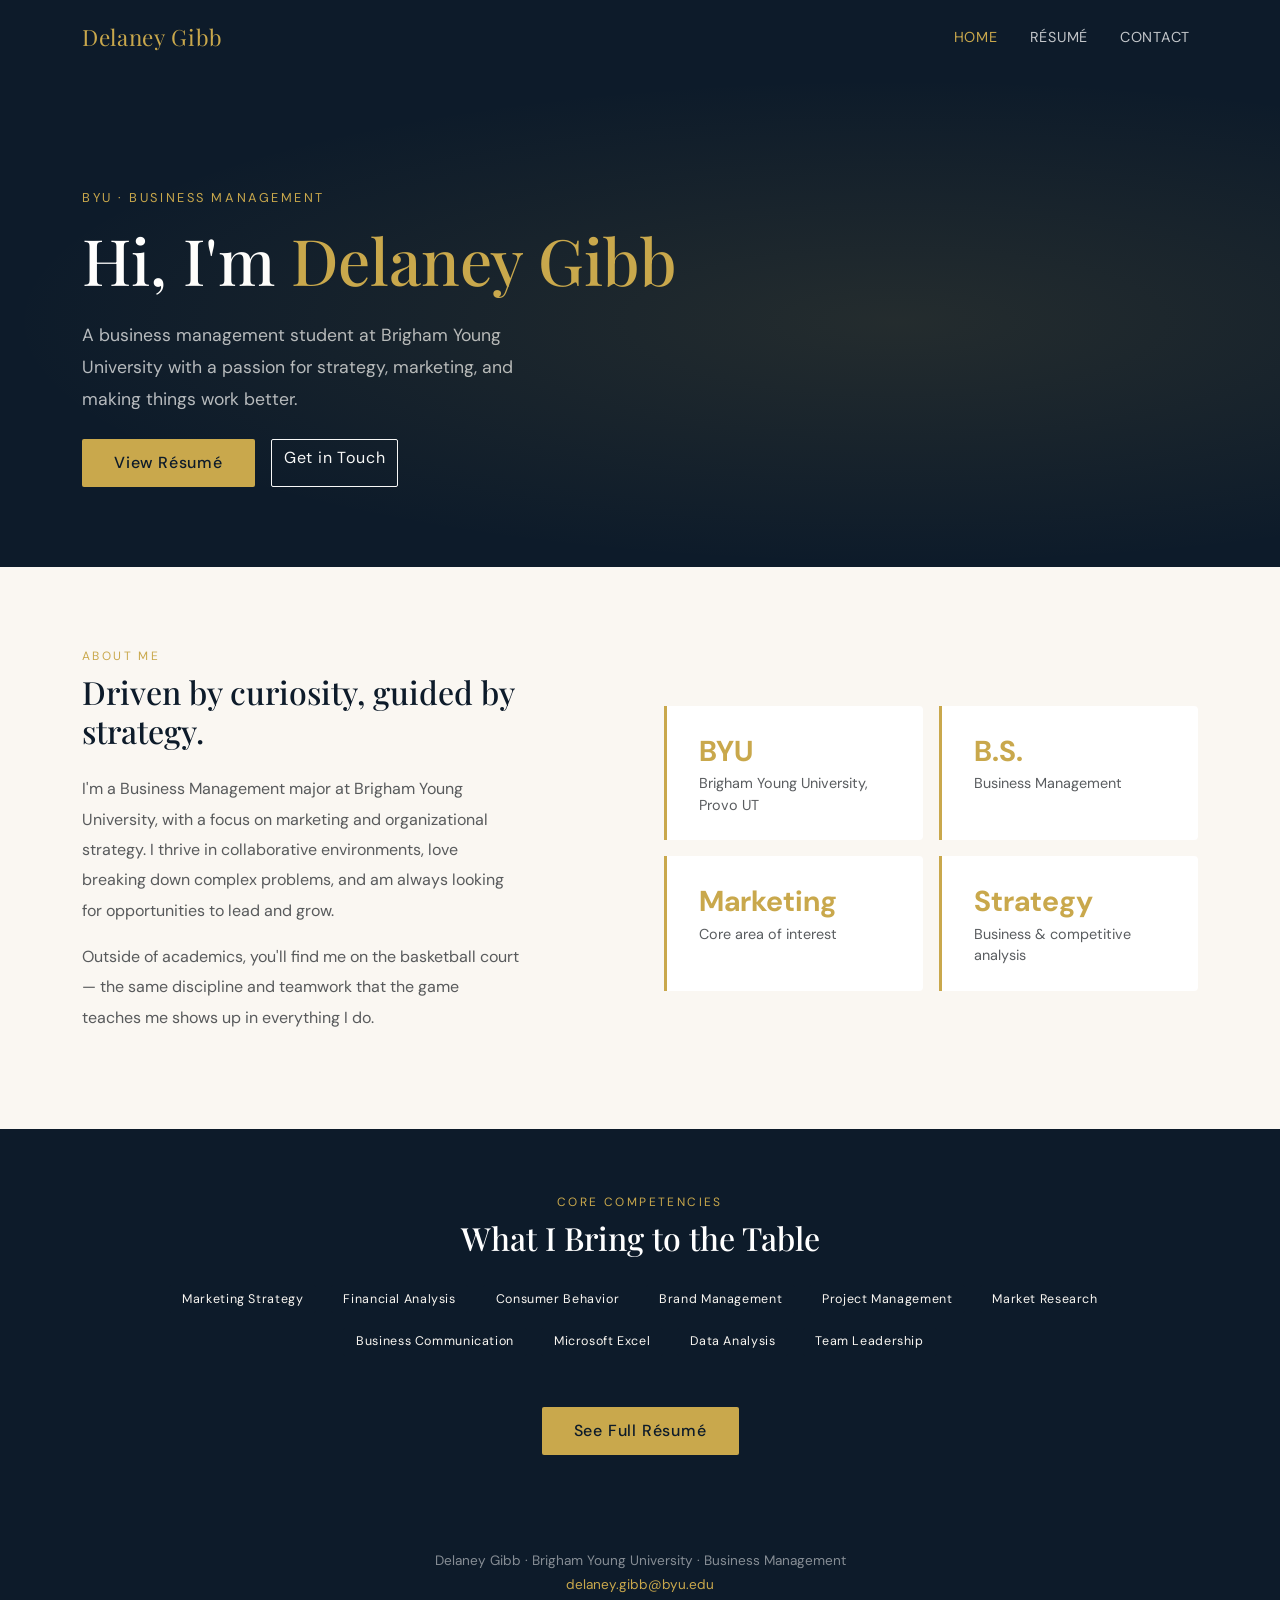
<file: index.html>
<!DOCTYPE html>
<html lang="en">
<head>
  <meta charset="UTF-8"/>
  <meta name="viewport" content="width=device-width, initial-scale=1.0"/>
  <title>Delaney Gibb | Business Management</title>
  <link href="https://cdn.jsdelivr.net/npm/bootstrap@5.3.2/dist/css/bootstrap.min.css" rel="stylesheet"/>
  <link href="https://fonts.googleapis.com/css2?family=Playfair+Display:wght@400;700&family=DM+Sans:wght@300;400;500&display=swap" rel="stylesheet"/>
  <style>
    :root { --navy: #0d1b2a; --gold: #c9a84c; --cream: #faf7f2; --muted: #6b7280; }
    * { box-sizing: border-box; }
    body { font-family: 'DM Sans', sans-serif; background: var(--cream); color: var(--navy); }
    .navbar { background: var(--navy); padding: 1rem 2rem; }
    .navbar-brand { font-family: 'Playfair Display', serif; color: var(--gold) !important; font-size: 1.4rem; letter-spacing: .03em; }
    .nav-link { color: rgba(255,255,255,.75) !important; font-size: .9rem; letter-spacing: .05em; text-transform: uppercase; transition: color .2s; }
    .nav-link:hover, .nav-link.active { color: var(--gold) !important; }
    .hero { background: var(--navy); color: white; padding: 7rem 0 5rem; position: relative; overflow: hidden; }
    .hero::before { content: ''; position: absolute; inset: 0; background: radial-gradient(ellipse at 70% 50%, rgba(201,168,76,.12) 0%, transparent 70%); }
    .hero-eyebrow { color: var(--gold); font-size: .8rem; letter-spacing: .2em; text-transform: uppercase; margin-bottom: 1rem; }
    .hero h1 { font-family: 'Playfair Display', serif; font-size: clamp(2.5rem, 5vw, 4rem); line-height: 1.15; margin-bottom: 1.5rem; }
    .hero h1 span { color: var(--gold); }
    .hero p { color: rgba(255,255,255,.7); font-size: 1.1rem; max-width: 480px; line-height: 1.8; }
    .btn-gold { background: var(--gold); color: var(--navy); font-weight: 500; padding: .75rem 2rem; border: none; border-radius: 2px; letter-spacing: .05em; transition: opacity .2s; }
    .btn-gold:hover { opacity: .85; color: var(--navy); }
    .btn-outline-light { border-radius: 2px; letter-spacing: .05em; }
    .section-label { color: var(--gold); font-size: .75rem; letter-spacing: .2em; text-transform: uppercase; margin-bottom: .5rem; }
    .section-title { font-family: 'Playfair Display', serif; font-size: 2rem; margin-bottom: 1.5rem; }
    .about-card { background: white; border-left: 3px solid var(--gold); padding: 1.5rem 2rem; border-radius: 0 4px 4px 0; }
    .skill-tag { display: inline-block; background: var(--navy); color: var(--cream); font-size: .78rem; padding: .3rem .8rem; border-radius: 2px; margin: .2rem; letter-spacing: .05em; }
    footer { background: var(--navy); color: rgba(255,255,255,.5); font-size: .85rem; padding: 2rem 0; }
    footer a { color: var(--gold); text-decoration: none; }
  </style>
</head>
<body>
<nav class="navbar navbar-expand-lg">
  <div class="container">
    <a class="navbar-brand" href="index.html">Delaney Gibb</a>
    <button class="navbar-toggler border-0" type="button" data-bs-toggle="collapse" data-bs-target="#nav">
      <span class="navbar-toggler-icon"></span>
    </button>
    <div class="collapse navbar-collapse" id="nav">
      <ul class="navbar-nav ms-auto gap-3">
        <li class="nav-item"><a class="nav-link active" href="index.html">Home</a></li>
        <li class="nav-item"><a class="nav-link" href="resume.html">Résumé</a></li>
        <li class="nav-item"><a class="nav-link" href="contact.html">Contact</a></li>
      </ul>
    </div>
  </div>
</nav>
<section class="hero">
  <div class="container">
    <div class="row align-items-center">
      <div class="col-lg-7">
        <div class="hero-eyebrow">BYU · Business Management</div>
        <h1>Hi, I'm <span>Delaney Gibb</span></h1>
        <p>A business management student at Brigham Young University with a passion for strategy, marketing, and making things work better.</p>
        <div class="d-flex gap-3 mt-4">
          <a href="resume.html" class="btn btn-gold">View Résumé</a>
          <a href="contact.html" class="btn btn-outline-light">Get in Touch</a>
        </div>
      </div>
    </div>
  </div>
</section>
<section style="padding: 5rem 0;">
  <div class="container">
    <div class="row g-5 align-items-center">
      <div class="col-lg-5">
        <div class="section-label">About Me</div>
        <h2 class="section-title">Driven by curiosity, guided by strategy.</h2>
        <p class="text-muted" style="line-height:1.9;">I'm a Business Management major at Brigham Young University, with a focus on marketing and organizational strategy. I thrive in collaborative environments, love breaking down complex problems, and am always looking for opportunities to lead and grow.</p>
        <p class="text-muted" style="line-height:1.9;">Outside of academics, you'll find me on the basketball court — the same discipline and teamwork that the game teaches me shows up in everything I do.</p>
      </div>
      <div class="col-lg-6 offset-lg-1">
        <div class="row g-3">
          <div class="col-6"><div class="about-card h-100"><div style="font-size:1.8rem; font-weight:700; color:var(--gold);">BYU</div><div class="text-muted" style="font-size:.9rem;">Brigham Young University, Provo UT</div></div></div>
          <div class="col-6"><div class="about-card h-100"><div style="font-size:1.8rem; font-weight:700; color:var(--gold);">B.S.</div><div class="text-muted" style="font-size:.9rem;">Business Management</div></div></div>
          <div class="col-6"><div class="about-card h-100"><div style="font-size:1.8rem; font-weight:700; color:var(--gold);">Marketing</div><div class="text-muted" style="font-size:.9rem;">Core area of interest</div></div></div>
          <div class="col-6"><div class="about-card h-100"><div style="font-size:1.8rem; font-weight:700; color:var(--gold);">Strategy</div><div class="text-muted" style="font-size:.9rem;">Business & competitive analysis</div></div></div>
        </div>
      </div>
    </div>
  </div>
</section>
<section style="background: var(--navy); padding: 4rem 0;">
  <div class="container text-center">
    <div class="section-label" style="color:var(--gold);">Core Competencies</div>
    <h2 class="section-title" style="color:white;">What I Bring to the Table</h2>
    <div class="d-flex flex-wrap justify-content-center gap-2 mt-4">
      <span class="skill-tag">Marketing Strategy</span>
      <span class="skill-tag">Financial Analysis</span>
      <span class="skill-tag">Consumer Behavior</span>
      <span class="skill-tag">Brand Management</span>
      <span class="skill-tag">Project Management</span>
      <span class="skill-tag">Market Research</span>
      <span class="skill-tag">Business Communication</span>
      <span class="skill-tag">Microsoft Excel</span>
      <span class="skill-tag">Data Analysis</span>
      <span class="skill-tag">Team Leadership</span>
    </div>
    <div class="mt-5"><a href="resume.html" class="btn btn-gold">See Full Résumé</a></div>
  </div>
</section>
<footer>
  <div class="container text-center">
    <p class="mb-1">Delaney Gibb · Brigham Young University · Business Management</p>
    <p class="mb-0"><a href="mailto:delaney.gibb@byu.edu">delaney.gibb@byu.edu</a></p>
  </div>
</footer>
<script src="https://cdn.jsdelivr.net/npm/bootstrap@5.3.2/dist/js/bootstrap.bundle.min.js"></script>
</body>
</html>
</file>
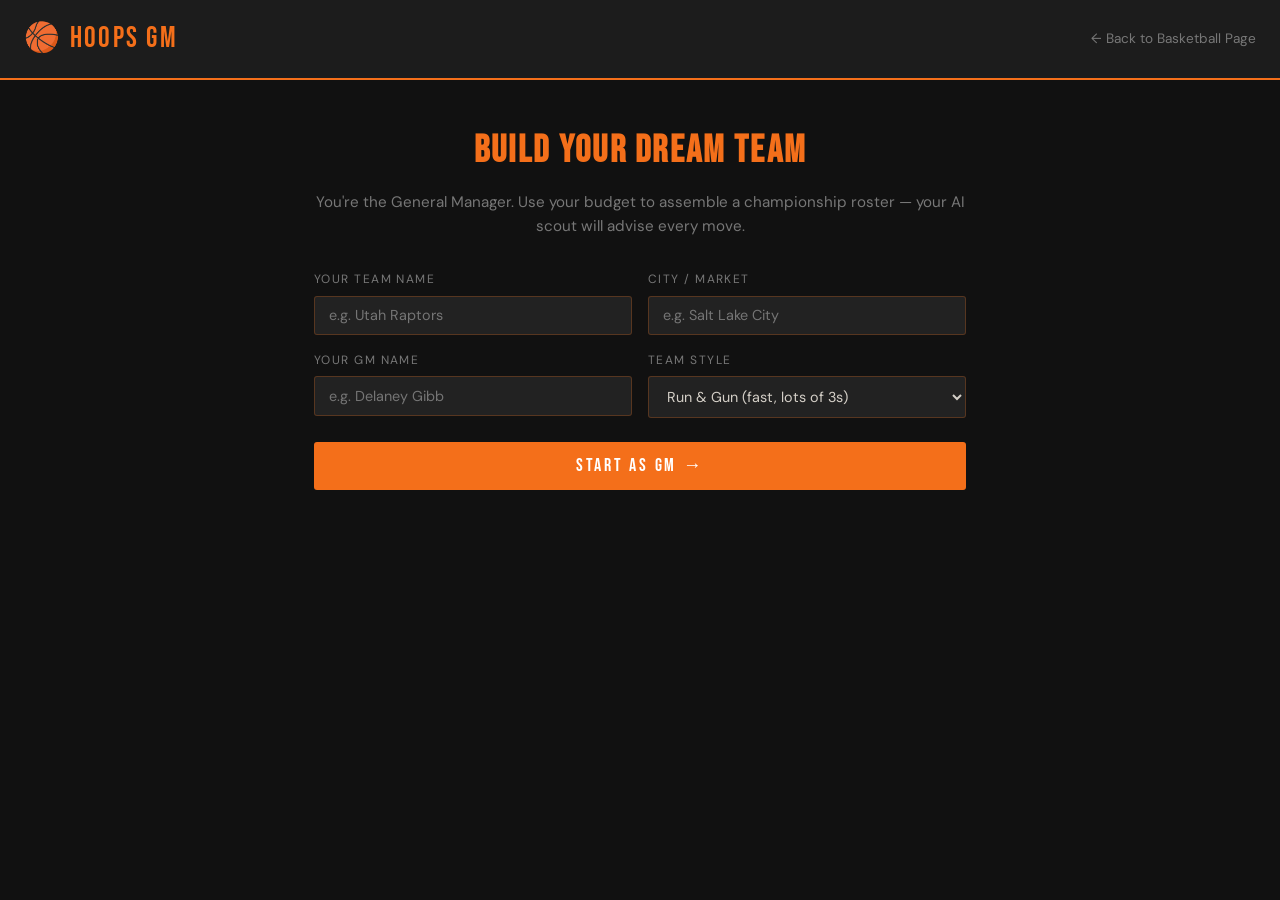
<file: app (1).html>
<!DOCTYPE html>
<html lang="en">
<head>
  <meta charset="UTF-8"/>
  <meta name="viewport" content="width=device-width, initial-scale=1.0"/>
  <title>Hoops GM — AI Basketball Team Builder</title>
  <link href="https://fonts.googleapis.com/css2?family=Bebas+Neue&family=DM+Sans:wght@300;400;500&display=swap" rel="stylesheet"/>
  <style>
    :root { --orange: #f46f1a; --dark: #111; --mid: #1c1c1c; --panel: #222; --border: rgba(244,111,26,.25); --text: #d4cfc7; --muted: #777; }
    * { box-sizing: border-box; margin:0; padding:0; }
    body { background: var(--dark); color: var(--text); font-family: 'DM Sans', sans-serif; font-size: 15px; line-height: 1.6; min-height: 100vh; }
    header { background: var(--mid); border-bottom: 2px solid var(--orange); padding: 1rem 1.5rem; display: flex; align-items: center; justify-content: space-between; }
    header .logo { font-family: 'Bebas Neue', sans-serif; font-size: 1.8rem; color: var(--orange); letter-spacing: .08em; }
    header .back { color: var(--muted); font-size: .85rem; text-decoration: none; }
    header .back:hover { color: var(--orange); }
    .intro { max-width: 700px; margin: 2.5rem auto 0; text-align: center; padding: 0 1.5rem; }
    .intro h2 { font-family: 'Bebas Neue', sans-serif; font-size: 2.4rem; color: var(--orange); letter-spacing: .06em; }
    .intro p { color: var(--muted); margin-top: .5rem; font-size: .95rem; }
    .setup-panel { max-width: 700px; margin: 2rem auto; padding: 0 1.5rem; }
    .setup-grid { display: grid; grid-template-columns: 1fr 1fr; gap: 1rem; margin-bottom: 1rem; }
    .field label { display: block; font-size: .75rem; letter-spacing: .12em; text-transform: uppercase; color: var(--muted); margin-bottom: .4rem; }
    .field input, .field select { width: 100%; background: var(--panel); border: 1px solid var(--border); border-radius: 3px; color: var(--text); padding: .6rem .9rem; font-size: .9rem; font-family: 'DM Sans', sans-serif; outline: none; transition: border-color .2s; }
    .field input:focus, .field select:focus { border-color: var(--orange); }
    .field select option { background: var(--panel); }
    .btn-primary { width: 100%; background: var(--orange); color: white; border: none; border-radius: 3px; font-family: 'Bebas Neue', sans-serif; font-size: 1.15rem; letter-spacing: .15em; padding: .8rem; cursor: pointer; transition: opacity .2s; margin-top: .5rem; }
    .btn-primary:hover { opacity: .85; }
    .btn-primary:disabled { opacity: .4; cursor: not-allowed; }
    #game-area { display: none; max-width: 900px; margin: 0 auto; padding: 1.5rem; }
    .gm-layout { display: grid; grid-template-columns: 300px 1fr; gap: 1.5rem; }
    .roster-panel { background: var(--mid); border: 1px solid var(--border); border-radius: 4px; padding: 1.25rem; }
    .panel-title { font-family: 'Bebas Neue', sans-serif; font-size: 1.1rem; color: var(--orange); letter-spacing: .1em; border-bottom: 1px solid var(--border); padding-bottom: .5rem; margin-bottom: 1rem; }
    .team-name-display { font-family: 'Bebas Neue', sans-serif; font-size: 1.6rem; color: white; margin-bottom: .25rem; }
    .budget-bar-wrap { margin: 1rem 0; }
    .budget-label { display: flex; justify-content: space-between; font-size: .78rem; color: var(--muted); margin-bottom: .3rem; }
    .budget-bar { background: #2a2a2a; border-radius: 2px; height: 6px; }
    .budget-fill { background: var(--orange); height: 6px; border-radius: 2px; transition: width .5s; }
    .player-slot { display: flex; align-items: center; gap: .7rem; padding: .6rem 0; border-bottom: 1px solid rgba(255,255,255,.05); }
    .player-slot:last-child { border-bottom: none; }
    .slot-pos { width: 28px; height: 28px; background: rgba(244,111,26,.15); border: 1px solid var(--border); border-radius: 2px; display: flex; align-items: center; justify-content: center; font-family: 'Bebas Neue', sans-serif; font-size: .75rem; color: var(--orange); flex-shrink: 0; }
    .slot-name { font-size: .88rem; color: var(--text); flex: 1; }
    .slot-rating { font-family: 'Bebas Neue', sans-serif; font-size: 1rem; color: var(--orange); }
    .slot-empty .slot-name { color: var(--muted); font-style: italic; }
    .slot-salary { font-size: .72rem; color: var(--muted); }
    .record-row { display: flex; gap: 1.5rem; margin: .75rem 0; }
    .stat-box { text-align: center; background: var(--panel); border-radius: 3px; padding: .5rem .75rem; flex: 1; border: 1px solid var(--border); }
    .stat-box .val { font-family: 'Bebas Neue', sans-serif; font-size: 1.4rem; color: var(--orange); }
    .stat-box .lbl { font-size: .68rem; color: var(--muted); text-transform: uppercase; letter-spacing: .1em; }
    .chat-panel { background: var(--mid); border: 1px solid var(--border); border-radius: 4px; display: flex; flex-direction: column; height: 580px; }
    .chat-messages { flex: 1; overflow-y: auto; padding: 1.25rem; display: flex; flex-direction: column; gap: 1rem; }
    .chat-messages::-webkit-scrollbar { width: 4px; }
    .chat-messages::-webkit-scrollbar-thumb { background: var(--border); border-radius: 2px; }
    .msg { max-width: 85%; }
    .msg.gm { align-self: flex-end; }
    .msg.ai { align-self: flex-start; }
    .msg-bubble { padding: .7rem 1rem; border-radius: 4px; font-size: .88rem; line-height: 1.6; }
    .msg.gm .msg-bubble { background: rgba(244,111,26,.18); border: 1px solid rgba(244,111,26,.3); color: var(--text); }
    .msg.ai .msg-bubble { background: var(--panel); border: 1px solid rgba(255,255,255,.07); color: var(--text); }
    .msg-label { font-size: .7rem; color: var(--muted); margin-bottom: .25rem; letter-spacing: .08em; text-transform: uppercase; }
    .msg.gm .msg-label { text-align: right; }
    .typing-indicator { display: flex; gap: 4px; align-items: center; padding: .5rem; }
    .typing-indicator span { width: 6px; height: 6px; background: var(--orange); border-radius: 50%; animation: bounce .9s infinite; }
    .typing-indicator span:nth-child(2) { animation-delay: .15s; }
    .typing-indicator span:nth-child(3) { animation-delay: .3s; }
    @keyframes bounce { 0%,100%{transform:translateY(0);opacity:.5} 50%{transform:translateY(-5px);opacity:1} }
    .chat-input-row { display: flex; gap: .5rem; padding: .75rem 1rem; border-top: 1px solid var(--border); }
    .chat-input-row input { flex: 1; background: var(--panel); border: 1px solid var(--border); border-radius: 3px; color: var(--text); padding: .55rem .9rem; font-size: .88rem; font-family: 'DM Sans', sans-serif; outline: none; }
    .chat-input-row input:focus { border-color: var(--orange); }
    .chat-input-row button { background: var(--orange); color: white; border: none; border-radius: 3px; padding: .55rem 1.1rem; font-family: 'Bebas Neue', sans-serif; font-size: 1rem; letter-spacing: .1em; cursor: pointer; transition: opacity .2s; }
    .chat-input-row button:hover { opacity: .85; }
    .chat-input-row button:disabled { opacity: .4; cursor: not-allowed; }
    .quick-chips { display: flex; flex-wrap: wrap; gap: .4rem; padding: .5rem 1rem; border-top: 1px solid rgba(255,255,255,.04); }
    .chip { background: rgba(244,111,26,.1); border: 1px solid var(--border); border-radius: 12px; color: var(--orange); font-size: .75rem; padding: .25rem .7rem; cursor: pointer; transition: background .2s; }
    .chip:hover { background: rgba(244,111,26,.25); }
    @media(max-width:680px) { .gm-layout{grid-template-columns:1fr} .setup-grid{grid-template-columns:1fr} .chat-panel{height:460px} }
  </style>
</head>
<body>
<header>
  <div class="logo">🏀 Hoops GM</div>
  <a href="scratch.html" class="back">← Back to Basketball Page</a>
</header>

<div id="setup-screen">
  <div class="intro">
    <h2>Build Your Dream Team</h2>
    <p>You're the General Manager. Use your budget to assemble a championship roster — your AI scout will advise every move.</p>
  </div>
  <div class="setup-panel">
    <div class="setup-grid">
      <div class="field"><label>Your Team Name</label><input type="text" id="team-name-input" placeholder="e.g. Utah Raptors" maxlength="30"/></div>
      <div class="field"><label>City / Market</label><input type="text" id="city-input" placeholder="e.g. Salt Lake City"/></div>
      <div class="field"><label>Your GM Name</label><input type="text" id="gm-name-input" placeholder="e.g. Delaney Gibb"/></div>
      <div class="field">
        <label>Team Style</label>
        <select id="style-input">
          <option value="run-and-gun">Run & Gun (fast, lots of 3s)</option>
          <option value="defensive">Defensive Wall (grind, low scoring)</option>
          <option value="inside-out">Inside-Out (post + shooters)</option>
          <option value="star-driven">Star-Driven (1 superstar + role players)</option>
          <option value="balanced">Balanced (all-around)</option>
        </select>
      </div>
    </div>
    <button class="btn-primary" onclick="startGame()">Start as GM →</button>
  </div>
</div>

<div id="game-area">
  <div class="gm-layout">
    <div class="roster-panel">
      <div class="panel-title">Your Roster</div>
      <div class="team-name-display" id="team-display">—</div>
      <div style="font-size:.78rem; color:var(--muted);" id="gm-display">GM: —</div>
      <div class="budget-bar-wrap">
        <div class="budget-label"><span>Salary Cap Used</span><span id="budget-text">$0 / $140M</span></div>
        <div class="budget-bar"><div class="budget-fill" id="budget-fill" style="width:0%"></div></div>
      </div>
      <div class="record-row">
        <div class="stat-box"><div class="val" id="wins-val">0</div><div class="lbl">Wins</div></div>
        <div class="stat-box"><div class="val" id="losses-val">0</div><div class="lbl">Losses</div></div>
        <div class="stat-box"><div class="val" id="rating-val">—</div><div class="lbl">Rating</div></div>
      </div>
      <div id="roster-slots"></div>
    </div>
    <div class="chat-panel">
      <div class="chat-messages" id="chat-messages"></div>
      <div class="quick-chips">
        <span class="chip" onclick="sendChip('Sign a star player for my team')">Sign a star</span>
        <span class="chip" onclick="sendChip('Who should I draft with my next pick?')">Draft advice</span>
        <span class="chip" onclick="sendChip('Suggest a trade to improve my team')">Propose a trade</span>
        <span class="chip" onclick="sendChip('Evaluate my current roster')">Evaluate roster</span>
        <span class="chip" onclick="sendChip('Simulate the next game')">Sim next game</span>
      </div>
      <div class="chat-input-row">
        <input type="text" id="chat-input" placeholder="Talk to your AI scout…" onkeydown="if(event.key==='Enter')sendMessage()"/>
        <button id="send-btn" onclick="sendMessage()">Send</button>
      </div>
    </div>
  </div>
</div>

<script>
const CAP = 140;
let state = { teamName:'', city:'', gmName:'', style:'', roster:[], budget:0, wins:0, losses:0, history:[], systemPrompt:'' };
const POSITIONS = ['PG','SG','SF','PF','C','6th','7th','8th','9th','10th','11th','12th'];

function startGame() {
  state.teamName = document.getElementById('team-name-input').value.trim() || 'Your Team';
  state.city = document.getElementById('city-input').value.trim() || 'Your City';
  state.gmName = document.getElementById('gm-name-input').value.trim() || 'GM';
  state.style = document.getElementById('style-input').value;
  state.roster = POSITIONS.map(p => ({ pos:p, name:null, rating:null, salary:0 }));
  state.budget = 0; state.wins = 0; state.losses = 0; state.history = [];
  document.getElementById('setup-screen').style.display = 'none';
  document.getElementById('game-area').style.display = 'block';
  document.getElementById('team-display').textContent = state.teamName;
  document.getElementById('gm-display').textContent = 'GM: ' + state.gmName;
  renderRoster(); updateBudget();
  state.systemPrompt = `You are an NBA-style basketball GM assistant in a simulation game. The GM is "${state.gmName}", their team is the "${state.city} ${state.teamName}", playstyle is "${state.style}". Act as their AI scout. When signing a player always include: SIGNED: [Player Name] | [Position] | [Overall Rating]/99 | $[X]M/year. When simulating a game pick a fun fictional opponent. Keep responses to 3-6 sentences. Be creative with player names. Salary cap is $140M total.`;
  addAIMessage(`Welcome to the war room, ${state.gmName}! 🏀 The ${state.city} ${state.teamName} are open for business. You've got a $${CAP}M salary cap to build a contender. Style: <strong>${state.style.replace(/-/g,' ')}</strong>. Talk to me — I'll advise every move.`);
}

function renderRoster() {
  document.getElementById('roster-slots').innerHTML = state.roster.map(p => `
    <div class="player-slot ${p.name?'':'slot-empty'}">
      <div class="slot-pos">${p.pos}</div>
      <div style="flex:1"><div class="slot-name">${p.name||'Open slot'}</div>${p.salary?`<div class="slot-salary">$${p.salary}M/yr</div>`:''}</div>
      ${p.rating?`<div class="slot-rating">${p.rating}</div>`:''}
    </div>`).join('');
}

function updateBudget() {
  const pct = Math.min((state.budget/CAP)*100,100);
  document.getElementById('budget-fill').style.width = pct+'%';
  document.getElementById('budget-text').textContent = `$${state.budget}M / $${CAP}M`;
  document.getElementById('wins-val').textContent = state.wins;
  document.getElementById('losses-val').textContent = state.losses;
  const filled = state.roster.filter(p=>p.rating);
  const avg = filled.length ? Math.round(filled.reduce((a,p)=>a+p.rating,0)/filled.length) : 0;
  document.getElementById('rating-val').textContent = avg||'—';
}

function addUserMessage(text) {
  const el = document.getElementById('chat-messages');
  const div = document.createElement('div'); div.className='msg gm';
  div.innerHTML=`<div class="msg-label">You</div><div class="msg-bubble">${text.replace(/</g,'&lt;')}</div>`;
  el.appendChild(div); el.scrollTop=el.scrollHeight;
}

function addAIMessage(text) {
  const el = document.getElementById('chat-messages');
  const div = document.createElement('div'); div.className='msg ai';
  div.innerHTML=`<div class="msg-label">AI Scout</div><div class="msg-bubble">${text}</div>`;
  el.appendChild(div); el.scrollTop=el.scrollHeight;
}

function showTyping() {
  const el = document.getElementById('chat-messages');
  const div = document.createElement('div'); div.className='msg ai'; div.id='typing';
  div.innerHTML=`<div class="msg-label">AI Scout</div><div class="msg-bubble"><div class="typing-indicator"><span></span><span></span><span></span></div></div>`;
  el.appendChild(div); el.scrollTop=el.scrollHeight;
}

function removeTyping() { const t=document.getElementById('typing'); if(t)t.remove(); }

function parseSignedPlayer(text) {
  const m=text.match(/SIGNED:\s*(.+?)\s*\|\s*(.+?)\s*\|\s*(\d+)\/99\s*\|\s*\$(\d+(?:\.\d+)?)M/i);
  return m?{name:m[1].trim(),pos:m[2].trim().toUpperCase(),rating:parseInt(m[3]),salary:parseFloat(m[4])}:null;
}

async function callClaude(userMessage) {
  state.history.push({role:'user',content:userMessage});
  const messages = [
    {role:'user',content:state.systemPrompt+'\n\nCap used: $'+state.budget+'M of $'+CAP+'M. Roster: '+state.roster.filter(p=>p.name).map(p=>`${p.name} (${p.pos}, ${p.rating}/99, $${p.salary}M)`).join(', ')},
    {role:'assistant',content:'Understood! I am your AI scout. Ready to help you build a champion.'},
    ...state.history
  ];
  const response = await fetch('https://api.anthropic.com/v1/messages',{method:'POST',headers:{'Content-Type':'application/json'},body:JSON.stringify({model:'claude-sonnet-4-20250514',max_tokens:1000,messages})});
  const data = await response.json();
  const reply = data.content?.find(b=>b.type==='text')?.text||'Sorry, something went wrong.';
  state.history.push({role:'assistant',content:reply});
  return reply;
}

async function sendMessage() {
  const input=document.getElementById('chat-input');
  const btn=document.getElementById('send-btn');
  const text=input.value.trim(); if(!text)return;
  input.value=''; input.disabled=true; btn.disabled=true;
  addUserMessage(text); showTyping();
  try {
    const reply = await callClaude(text);
    removeTyping();
    const signed=parseSignedPlayer(reply);
    if(signed&&state.budget+signed.salary<=CAP){
      const open=state.roster.find(p=>!p.name);
      if(open){open.name=signed.name;open.rating=signed.rating;open.salary=signed.salary;state.budget=Math.round((state.budget+signed.salary)*10)/10;renderRoster();updateBudget();}
    }
    if(reply.toLowerCase().includes('win')||reply.toLowerCase().includes('victory'))state.wins++;
    else if(reply.toLowerCase().includes('loss')||reply.toLowerCase().includes('lost'))state.losses++;
    updateBudget();
    const formatted=reply.replace(/SIGNED:.*$/gm,m=>`<div style="background:rgba(244,111,26,.15);border:1px solid rgba(244,111,26,.3);border-radius:3px;padding:.4rem .7rem;margin:.4rem 0;font-size:.82rem;color:var(--orange);">${m}</div>`).replace(/\n/g,'<br/>');
    addAIMessage(formatted);
  } catch(e){removeTyping();addAIMessage('Connection error — try again.');}
  input.disabled=false; btn.disabled=false; input.focus();
}

function sendChip(text){document.getElementById('chat-input').value=text;sendMessage();}
</script>
</body>
</html>
</file>
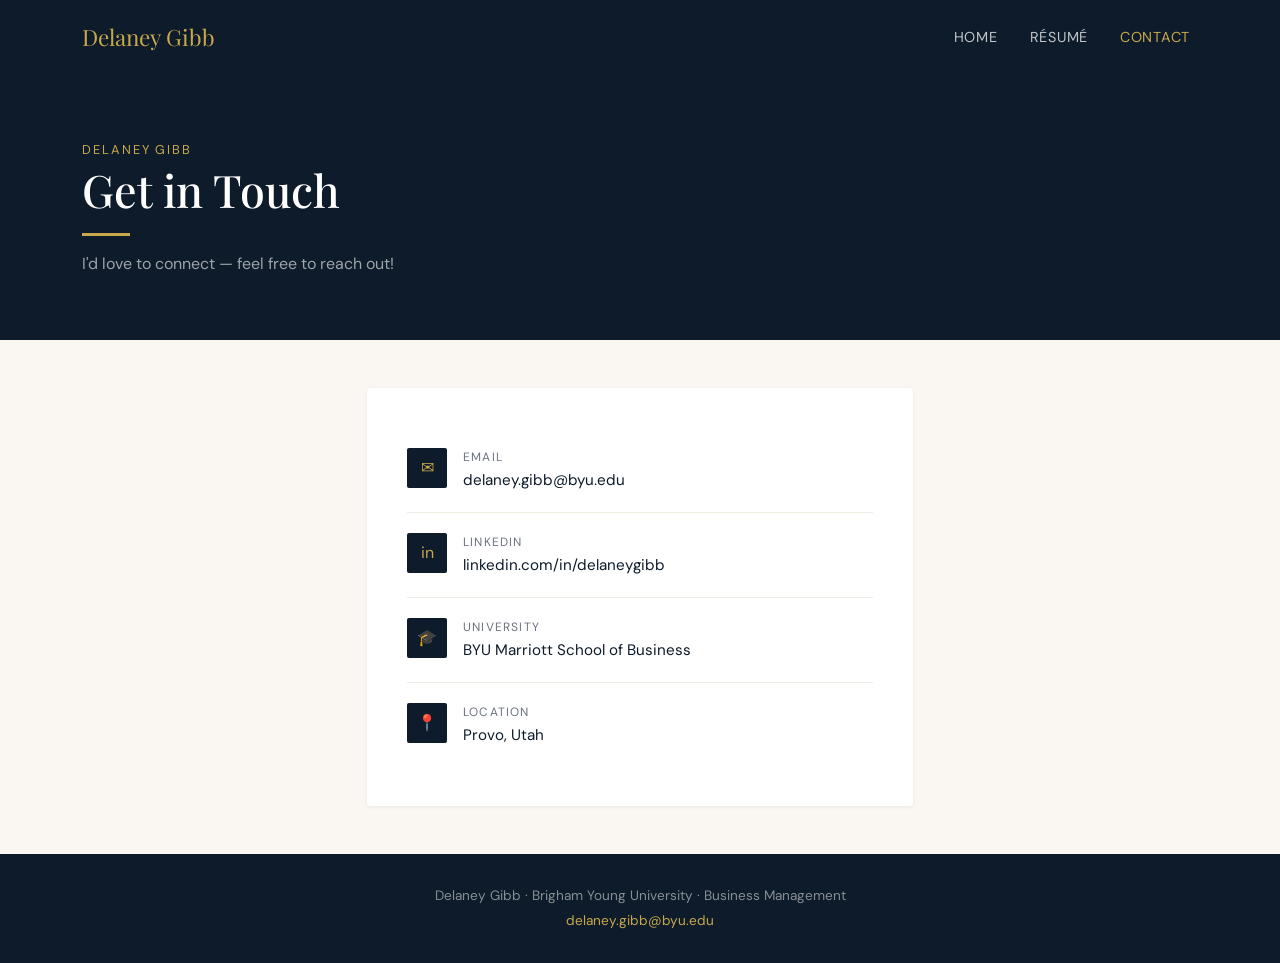
<file: contact (1).html>
<!DOCTYPE html>
<html lang="en">
<head>
  <meta charset="UTF-8"/>
  <meta name="viewport" content="width=device-width, initial-scale=1.0"/>
  <title>Contact | Delaney Gibb</title>
  <link href="https://cdn.jsdelivr.net/npm/bootstrap@5.3.2/dist/css/bootstrap.min.css" rel="stylesheet"/>
  <link href="https://fonts.googleapis.com/css2?family=Playfair+Display:wght@400;700&family=DM+Sans:wght@300;400;500&display=swap" rel="stylesheet"/>
  <style>
    :root { --navy: #0d1b2a; --gold: #c9a84c; --cream: #faf7f2; --muted: #6b7280; }
    body { font-family: 'DM Sans', sans-serif; background: var(--cream); color: var(--navy); }
    .navbar { background: var(--navy); padding: 1rem 2rem; }
    .navbar-brand { font-family: 'Playfair Display', serif; color: var(--gold) !important; font-size: 1.4rem; }
    .nav-link { color: rgba(255,255,255,.75) !important; font-size: .9rem; letter-spacing: .05em; text-transform: uppercase; transition: color .2s; }
    .nav-link:hover, .nav-link.active { color: var(--gold) !important; }
    .page-header { background: var(--navy); color: white; padding: 4rem 0 3rem; }
    .page-header h1 { font-family: 'Playfair Display', serif; font-size: 2.8rem; }
    .gold-line { width: 48px; height: 3px; background: var(--gold); margin: 1rem 0; }
    .contact-card { background: white; border-radius: 4px; padding: 2.5rem; box-shadow: 0 1px 4px rgba(0,0,0,.06); }
    .contact-item { display: flex; align-items: flex-start; gap: 1rem; padding: 1.25rem 0; border-bottom: 1px solid #f0ece4; }
    .contact-item:last-child { border-bottom: none; }
    .contact-icon { width: 40px; height: 40px; background: var(--navy); border-radius: 2px; display: flex; align-items: center; justify-content: center; color: var(--gold); font-size: 1rem; flex-shrink: 0; }
    .contact-label { font-size: .75rem; color: var(--muted); text-transform: uppercase; letter-spacing: .1em; margin-bottom: .2rem; }
    .contact-value { font-size: .95rem; color: var(--navy); }
    .contact-value a { color: var(--navy); text-decoration: none; }
    .contact-value a:hover { color: var(--gold); }
    footer { background: var(--navy); color: rgba(255,255,255,.5); font-size: .85rem; padding: 2rem 0; }
    footer a { color: var(--gold); text-decoration: none; }
  </style>
</head>
<body>
<nav class="navbar navbar-expand-lg">
  <div class="container">
    <a class="navbar-brand" href="index.html">Delaney Gibb</a>
    <button class="navbar-toggler border-0" type="button" data-bs-toggle="collapse" data-bs-target="#nav">
      <span class="navbar-toggler-icon"></span>
    </button>
    <div class="collapse navbar-collapse" id="nav">
      <ul class="navbar-nav ms-auto gap-3">
        <li class="nav-item"><a class="nav-link" href="index.html">Home</a></li>
        <li class="nav-item"><a class="nav-link" href="resume.html">Résumé</a></li>
        <li class="nav-item"><a class="nav-link active" href="contact.html">Contact</a></li>
      </ul>
    </div>
  </div>
</nav>
<div class="page-header">
  <div class="container">
    <p class="mb-1" style="color:var(--gold); font-size:.8rem; letter-spacing:.15em; text-transform:uppercase;">Delaney Gibb</p>
    <h1>Get in Touch</h1>
    <div class="gold-line"></div>
    <p style="color:rgba(255,255,255,.6);">I'd love to connect — feel free to reach out!</p>
  </div>
</div>
<div class="container py-5">
  <div class="row justify-content-center">
    <div class="col-lg-6">
      <div class="contact-card">
        <div class="contact-item">
          <div class="contact-icon">✉</div>
          <div>
            <div class="contact-label">Email</div>
            <div class="contact-value"><a href="mailto:delaney.gibb@byu.edu">delaney.gibb@byu.edu</a></div>
          </div>
        </div>
        <div class="contact-item">
          <div class="contact-icon">in</div>
          <div>
            <div class="contact-label">LinkedIn</div>
            <div class="contact-value"><a href="https://linkedin.com" target="_blank">linkedin.com/in/delaneygibb</a></div>
          </div>
        </div>
        <div class="contact-item">
          <div class="contact-icon">🎓</div>
          <div>
            <div class="contact-label">University</div>
            <div class="contact-value"><a href="https://marriott.byu.edu" target="_blank">BYU Marriott School of Business</a></div>
          </div>
        </div>
        <div class="contact-item">
          <div class="contact-icon">📍</div>
          <div>
            <div class="contact-label">Location</div>
            <div class="contact-value">Provo, Utah</div>
          </div>
        </div>
      </div>
    </div>
  </div>
</div>
<footer>
  <div class="container text-center">
    <p class="mb-1">Delaney Gibb · Brigham Young University · Business Management</p>
    <p class="mb-0"><a href="mailto:delaney.gibb@byu.edu">delaney.gibb@byu.edu</a></p>
  </div>
</footer>
<script src="https://cdn.jsdelivr.net/npm/bootstrap@5.3.2/dist/js/bootstrap.bundle.min.js"></script>
</body>
</html>
</file>
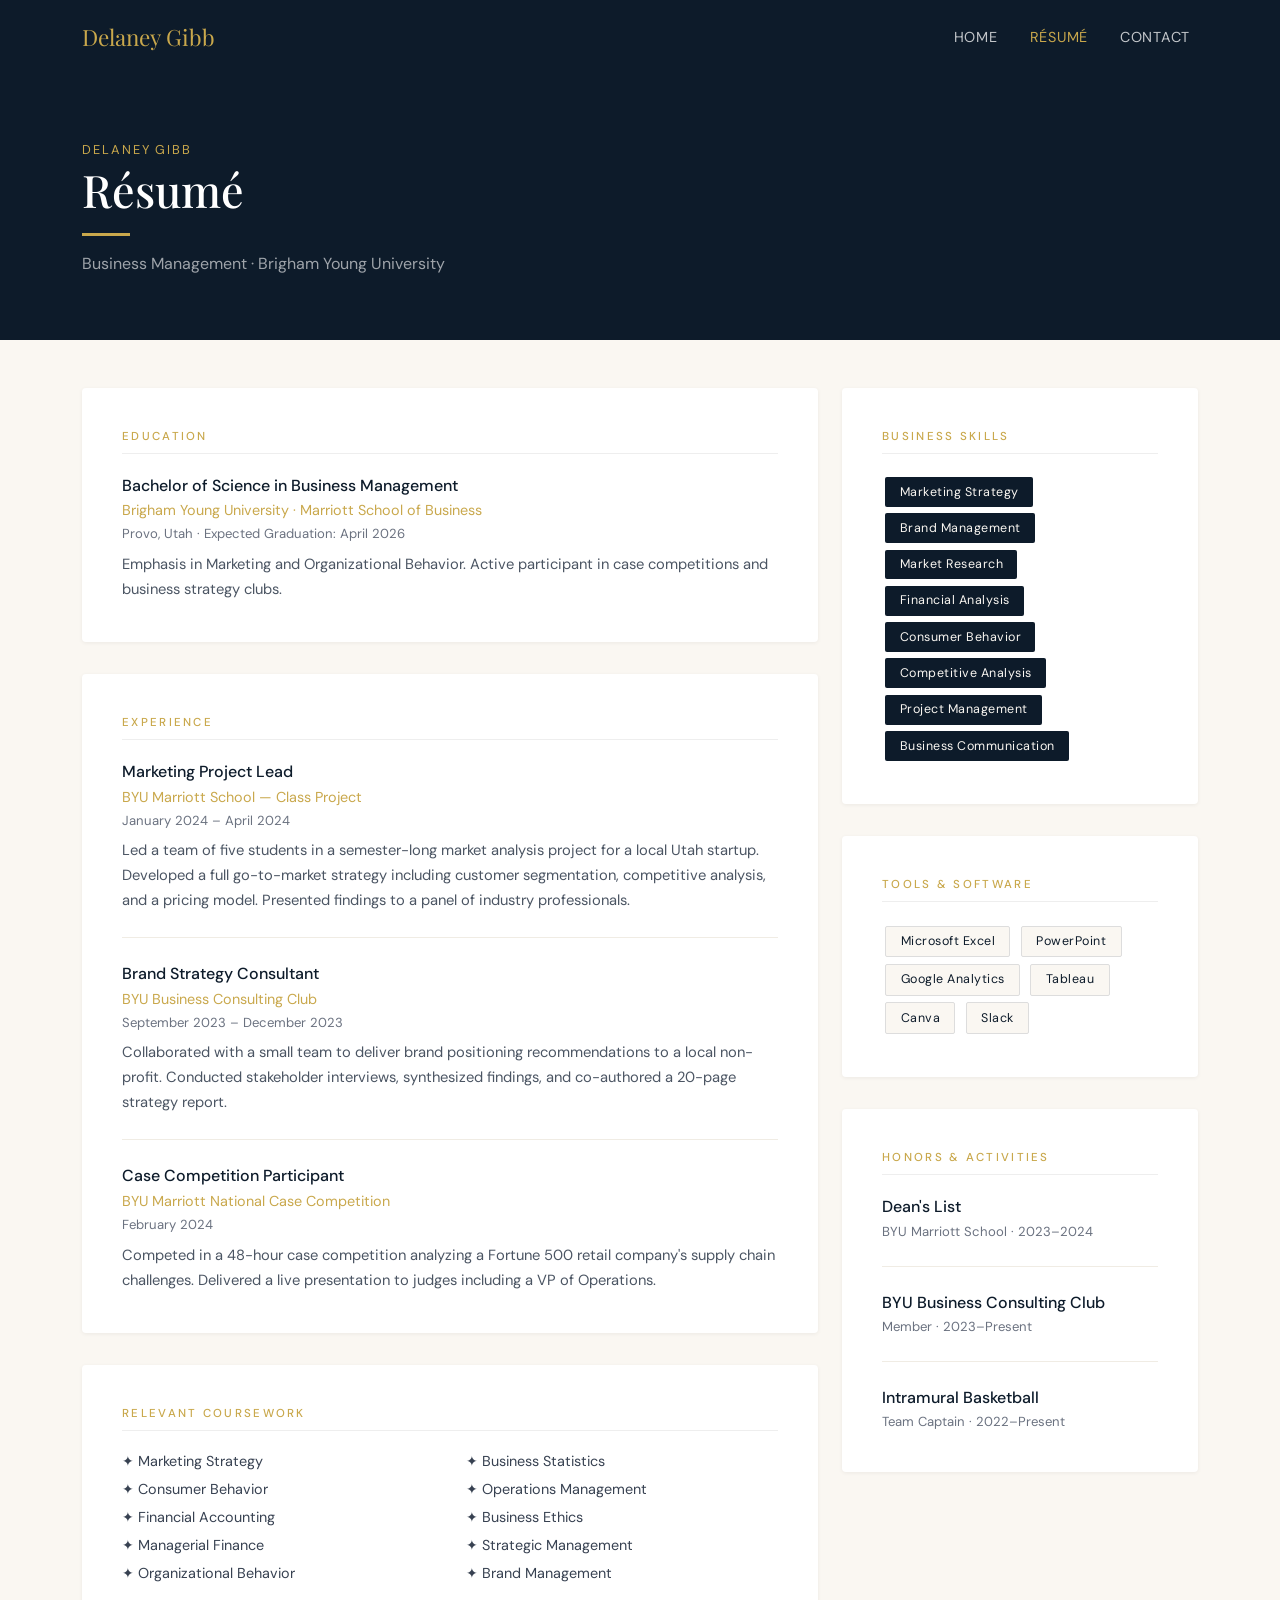
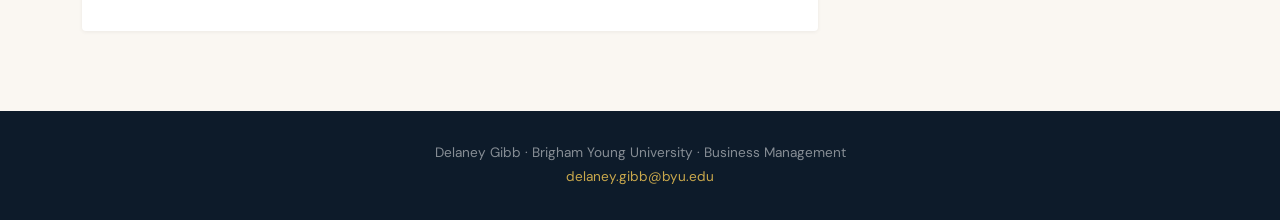
<file: resume (1).html>
<!DOCTYPE html>
<html lang="en">
<head>
  <meta charset="UTF-8"/>
  <meta name="viewport" content="width=device-width, initial-scale=1.0"/>
  <title>Résumé | Delaney Gibb</title>
  <link href="https://cdn.jsdelivr.net/npm/bootstrap@5.3.2/dist/css/bootstrap.min.css" rel="stylesheet"/>
  <link href="https://fonts.googleapis.com/css2?family=Playfair+Display:wght@400;700&family=DM+Sans:wght@300;400;500&display=swap" rel="stylesheet"/>
  <style>
    :root { --navy: #0d1b2a; --gold: #c9a84c; --cream: #faf7f2; --muted: #6b7280; }
    body { font-family: 'DM Sans', sans-serif; background: var(--cream); color: var(--navy); }
    .navbar { background: var(--navy); padding: 1rem 2rem; }
    .navbar-brand { font-family: 'Playfair Display', serif; color: var(--gold) !important; font-size: 1.4rem; }
    .nav-link { color: rgba(255,255,255,.75) !important; font-size: .9rem; letter-spacing: .05em; text-transform: uppercase; transition: color .2s; }
    .nav-link:hover, .nav-link.active { color: var(--gold) !important; }
    .page-header { background: var(--navy); color: white; padding: 4rem 0 3rem; }
    .page-header h1 { font-family: 'Playfair Display', serif; font-size: 2.8rem; }
    .gold-line { width: 48px; height: 3px; background: var(--gold); margin: 1rem 0; }
    .resume-card { background: white; border-radius: 4px; padding: 2.5rem; margin-bottom: 2rem; box-shadow: 0 1px 4px rgba(0,0,0,.06); }
    .section-label { color: var(--gold); font-size: .72rem; letter-spacing: .2em; text-transform: uppercase; font-weight: 500; margin-bottom: 1.25rem; padding-bottom: .5rem; border-bottom: 1px solid #eee; }
    .edu-block, .exp-block { margin-bottom: 1.5rem; padding-bottom: 1.5rem; border-bottom: 1px solid #f0ece4; }
    .edu-block:last-child, .exp-block:last-child { border-bottom: none; margin-bottom: 0; padding-bottom: 0; }
    .entry-title { font-weight: 500; font-size: 1rem; margin-bottom: .15rem; }
    .entry-org { color: var(--gold); font-size: .9rem; margin-bottom: .15rem; }
    .entry-date { color: var(--muted); font-size: .82rem; }
    .entry-desc { color: #4b5563; font-size: .92rem; line-height: 1.7; margin-top: .5rem; }
    .skill-pill { display: inline-block; background: var(--navy); color: var(--cream); font-size: .78rem; padding: .35rem .9rem; border-radius: 2px; margin: .2rem; letter-spacing: .04em; }
    .skill-pill.light { background: var(--cream); color: var(--navy); border: 1px solid #ddd; }
    .course-list { columns: 2; gap: 2rem; list-style: none; padding: 0; margin: 0; }
    .course-list li { font-size: .9rem; color: #374151; margin-bottom: .4rem; break-inside: avoid; }
    footer { background: var(--navy); color: rgba(255,255,255,.5); font-size: .85rem; padding: 2rem 0; }
    footer a { color: var(--gold); text-decoration: none; }
  </style>
</head>
<body>
<nav class="navbar navbar-expand-lg">
  <div class="container">
    <a class="navbar-brand" href="index.html">Delaney Gibb</a>
    <button class="navbar-toggler border-0" type="button" data-bs-toggle="collapse" data-bs-target="#nav">
      <span class="navbar-toggler-icon"></span>
    </button>
    <div class="collapse navbar-collapse" id="nav">
      <ul class="navbar-nav ms-auto gap-3">
        <li class="nav-item"><a class="nav-link" href="index.html">Home</a></li>
        <li class="nav-item"><a class="nav-link active" href="resume.html">Résumé</a></li>
        <li class="nav-item"><a class="nav-link" href="contact.html">Contact</a></li>
      </ul>
    </div>
  </div>
</nav>
<div class="page-header">
  <div class="container">
    <p class="mb-1" style="color:var(--gold); font-size:.8rem; letter-spacing:.15em; text-transform:uppercase;">Delaney Gibb</p>
    <h1>Résumé</h1>
    <div class="gold-line"></div>
    <p style="color:rgba(255,255,255,.6);">Business Management · Brigham Young University</p>
  </div>
</div>
<div class="container py-5">
  <div class="row g-4">
    <div class="col-lg-8">
      <div class="resume-card">
        <div class="section-label">Education</div>
        <div class="edu-block">
          <div class="entry-title">Bachelor of Science in Business Management</div>
          <div class="entry-org">Brigham Young University · Marriott School of Business</div>
          <div class="entry-date">Provo, Utah · Expected Graduation: April 2026</div>
          <div class="entry-desc">Emphasis in Marketing and Organizational Behavior. Active participant in case competitions and business strategy clubs.</div>
        </div>
      </div>
      <div class="resume-card">
        <div class="section-label">Experience</div>
        <div class="exp-block">
          <div class="entry-title">Marketing Project Lead</div>
          <div class="entry-org">BYU Marriott School — Class Project</div>
          <div class="entry-date">January 2024 – April 2024</div>
          <div class="entry-desc">Led a team of five students in a semester-long market analysis project for a local Utah startup. Developed a full go-to-market strategy including customer segmentation, competitive analysis, and a pricing model. Presented findings to a panel of industry professionals.</div>
        </div>
        <div class="exp-block">
          <div class="entry-title">Brand Strategy Consultant</div>
          <div class="entry-org">BYU Business Consulting Club</div>
          <div class="entry-date">September 2023 – December 2023</div>
          <div class="entry-desc">Collaborated with a small team to deliver brand positioning recommendations to a local non-profit. Conducted stakeholder interviews, synthesized findings, and co-authored a 20-page strategy report.</div>
        </div>
        <div class="exp-block">
          <div class="entry-title">Case Competition Participant</div>
          <div class="entry-org">BYU Marriott National Case Competition</div>
          <div class="entry-date">February 2024</div>
          <div class="entry-desc">Competed in a 48-hour case competition analyzing a Fortune 500 retail company's supply chain challenges. Delivered a live presentation to judges including a VP of Operations.</div>
        </div>
      </div>
      <div class="resume-card">
        <div class="section-label">Relevant Coursework</div>
        <ul class="course-list">
          <li>✦ Marketing Strategy</li>
          <li>✦ Consumer Behavior</li>
          <li>✦ Financial Accounting</li>
          <li>✦ Managerial Finance</li>
          <li>✦ Organizational Behavior</li>
          <li>✦ Business Statistics</li>
          <li>✦ Operations Management</li>
          <li>✦ Business Ethics</li>
          <li>✦ Strategic Management</li>
          <li>✦ Brand Management</li>
        </ul>
      </div>
    </div>
    <div class="col-lg-4">
      <div class="resume-card">
        <div class="section-label">Business Skills</div>
        <div>
          <span class="skill-pill">Marketing Strategy</span>
          <span class="skill-pill">Brand Management</span>
          <span class="skill-pill">Market Research</span>
          <span class="skill-pill">Financial Analysis</span>
          <span class="skill-pill">Consumer Behavior</span>
          <span class="skill-pill">Competitive Analysis</span>
          <span class="skill-pill">Project Management</span>
          <span class="skill-pill">Business Communication</span>
        </div>
      </div>
      <div class="resume-card">
        <div class="section-label">Tools & Software</div>
        <div>
          <span class="skill-pill light">Microsoft Excel</span>
          <span class="skill-pill light">PowerPoint</span>
          <span class="skill-pill light">Google Analytics</span>
          <span class="skill-pill light">Tableau</span>
          <span class="skill-pill light">Canva</span>
          <span class="skill-pill light">Slack</span>
        </div>
      </div>
      <div class="resume-card">
        <div class="section-label">Honors & Activities</div>
        <div class="edu-block">
          <div class="entry-title">Dean's List</div>
          <div class="entry-date">BYU Marriott School · 2023–2024</div>
        </div>
        <div class="edu-block">
          <div class="entry-title">BYU Business Consulting Club</div>
          <div class="entry-date">Member · 2023–Present</div>
        </div>
        <div class="edu-block">
          <div class="entry-title">Intramural Basketball</div>
          <div class="entry-date">Team Captain · 2022–Present</div>
        </div>
      </div>
    </div>
  </div>
</div>
<footer>
  <div class="container text-center">
    <p class="mb-1">Delaney Gibb · Brigham Young University · Business Management</p>
    <p class="mb-0"><a href="mailto:delaney.gibb@byu.edu">delaney.gibb@byu.edu</a></p>
  </div>
</footer>
<script src="https://cdn.jsdelivr.net/npm/bootstrap@5.3.2/dist/js/bootstrap.bundle.min.js"></script>
</body>
</html>
</file>
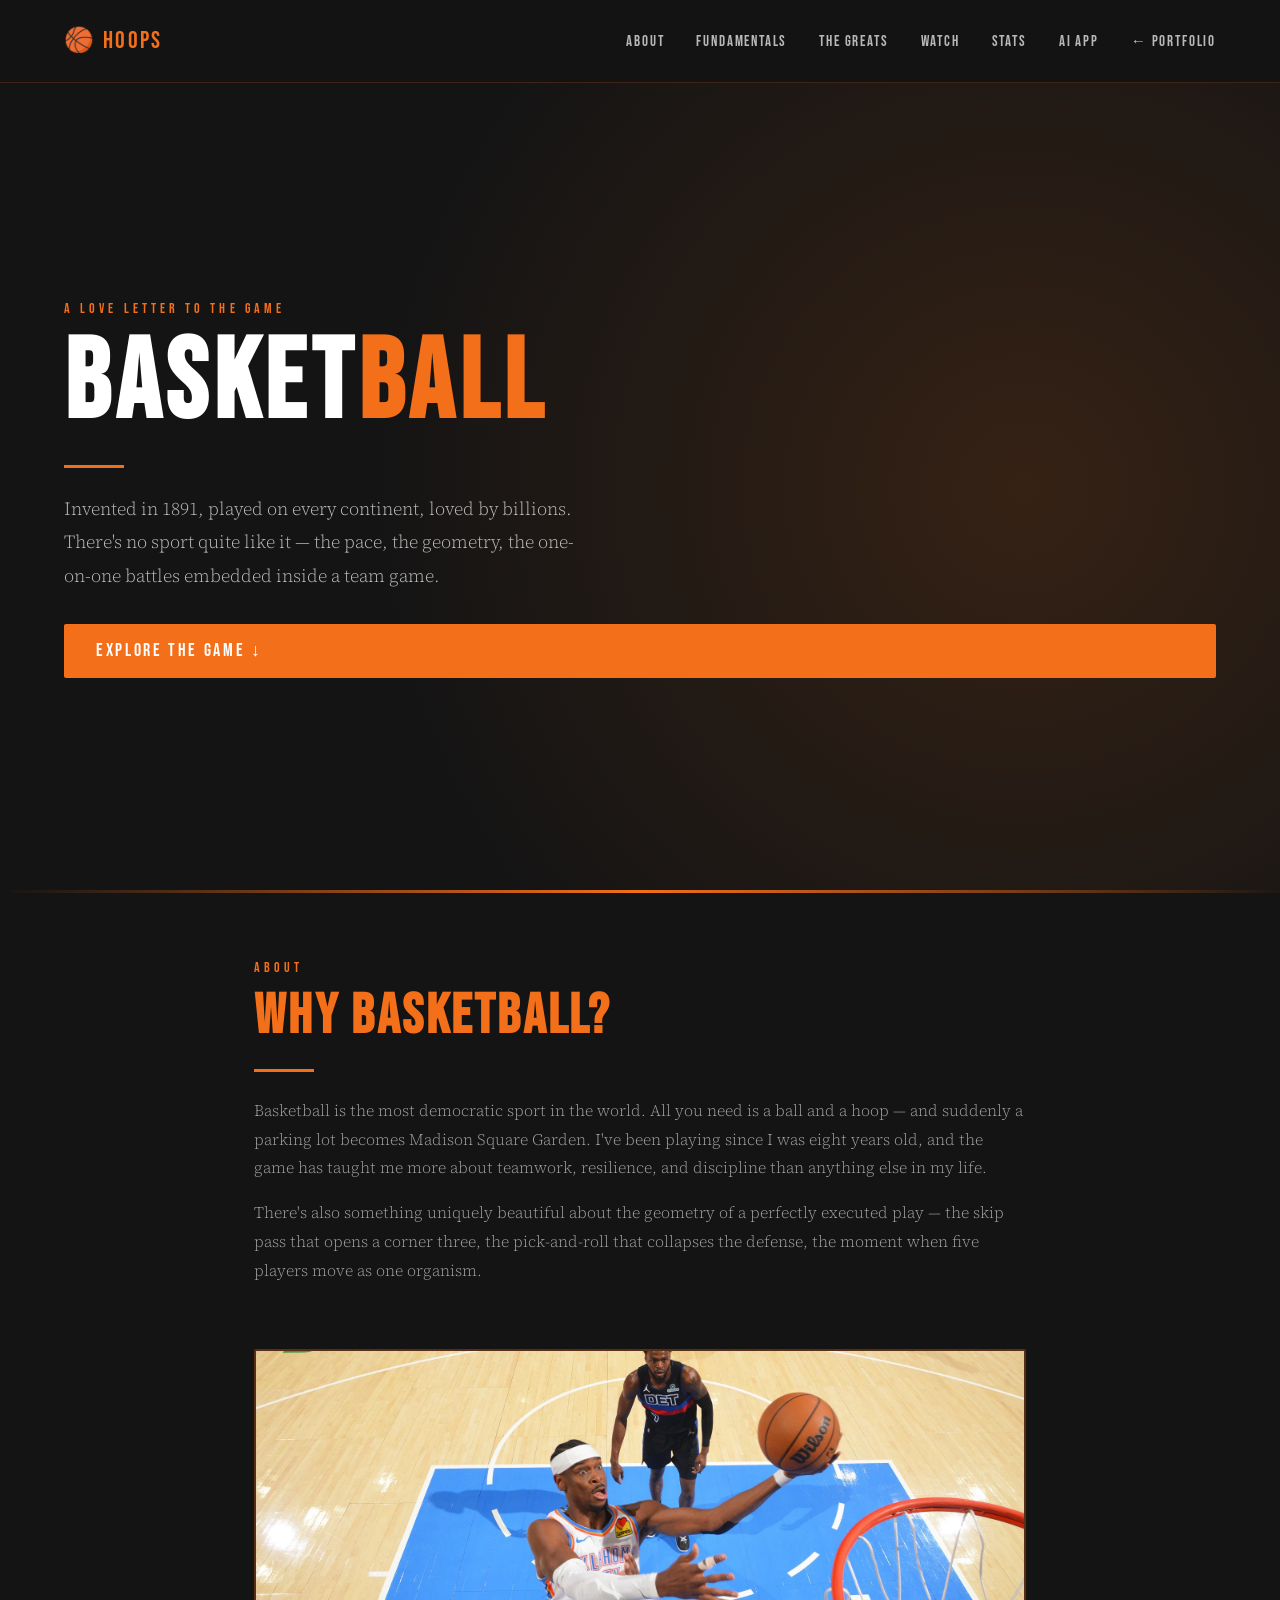
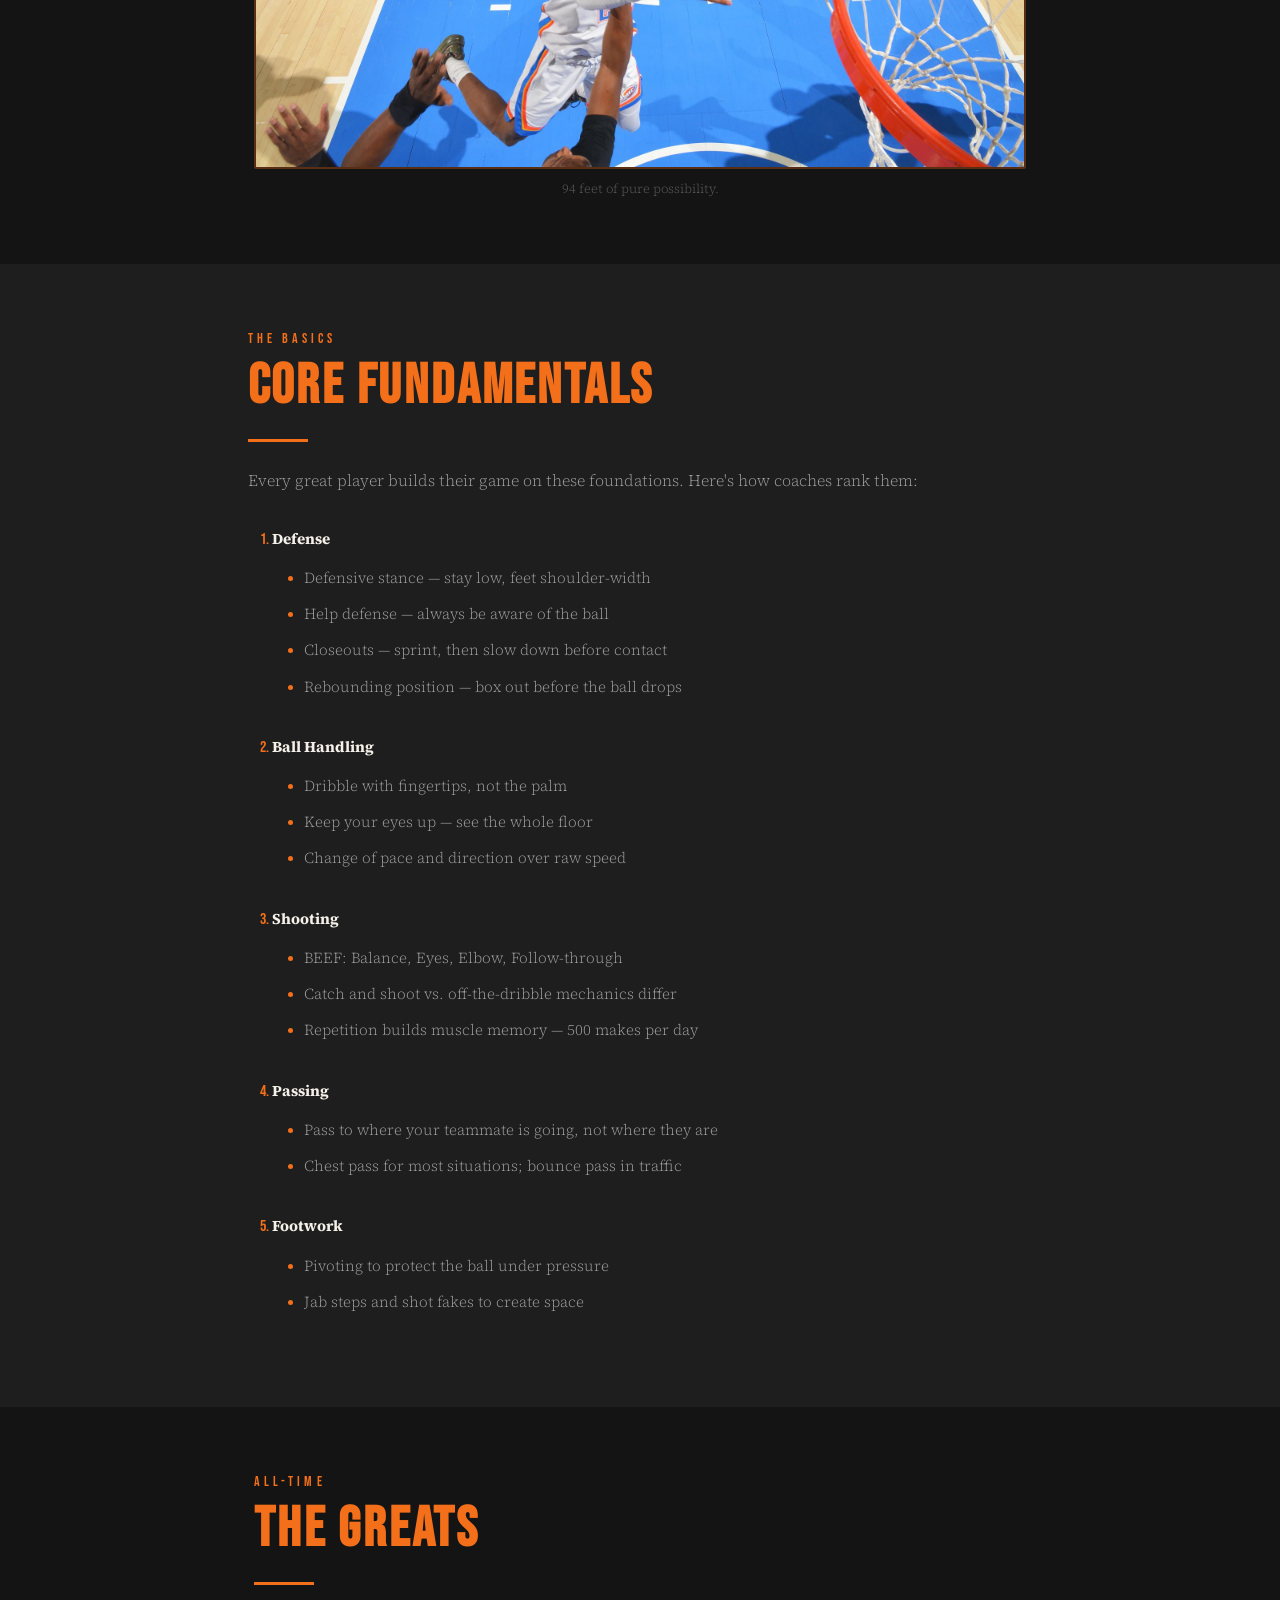
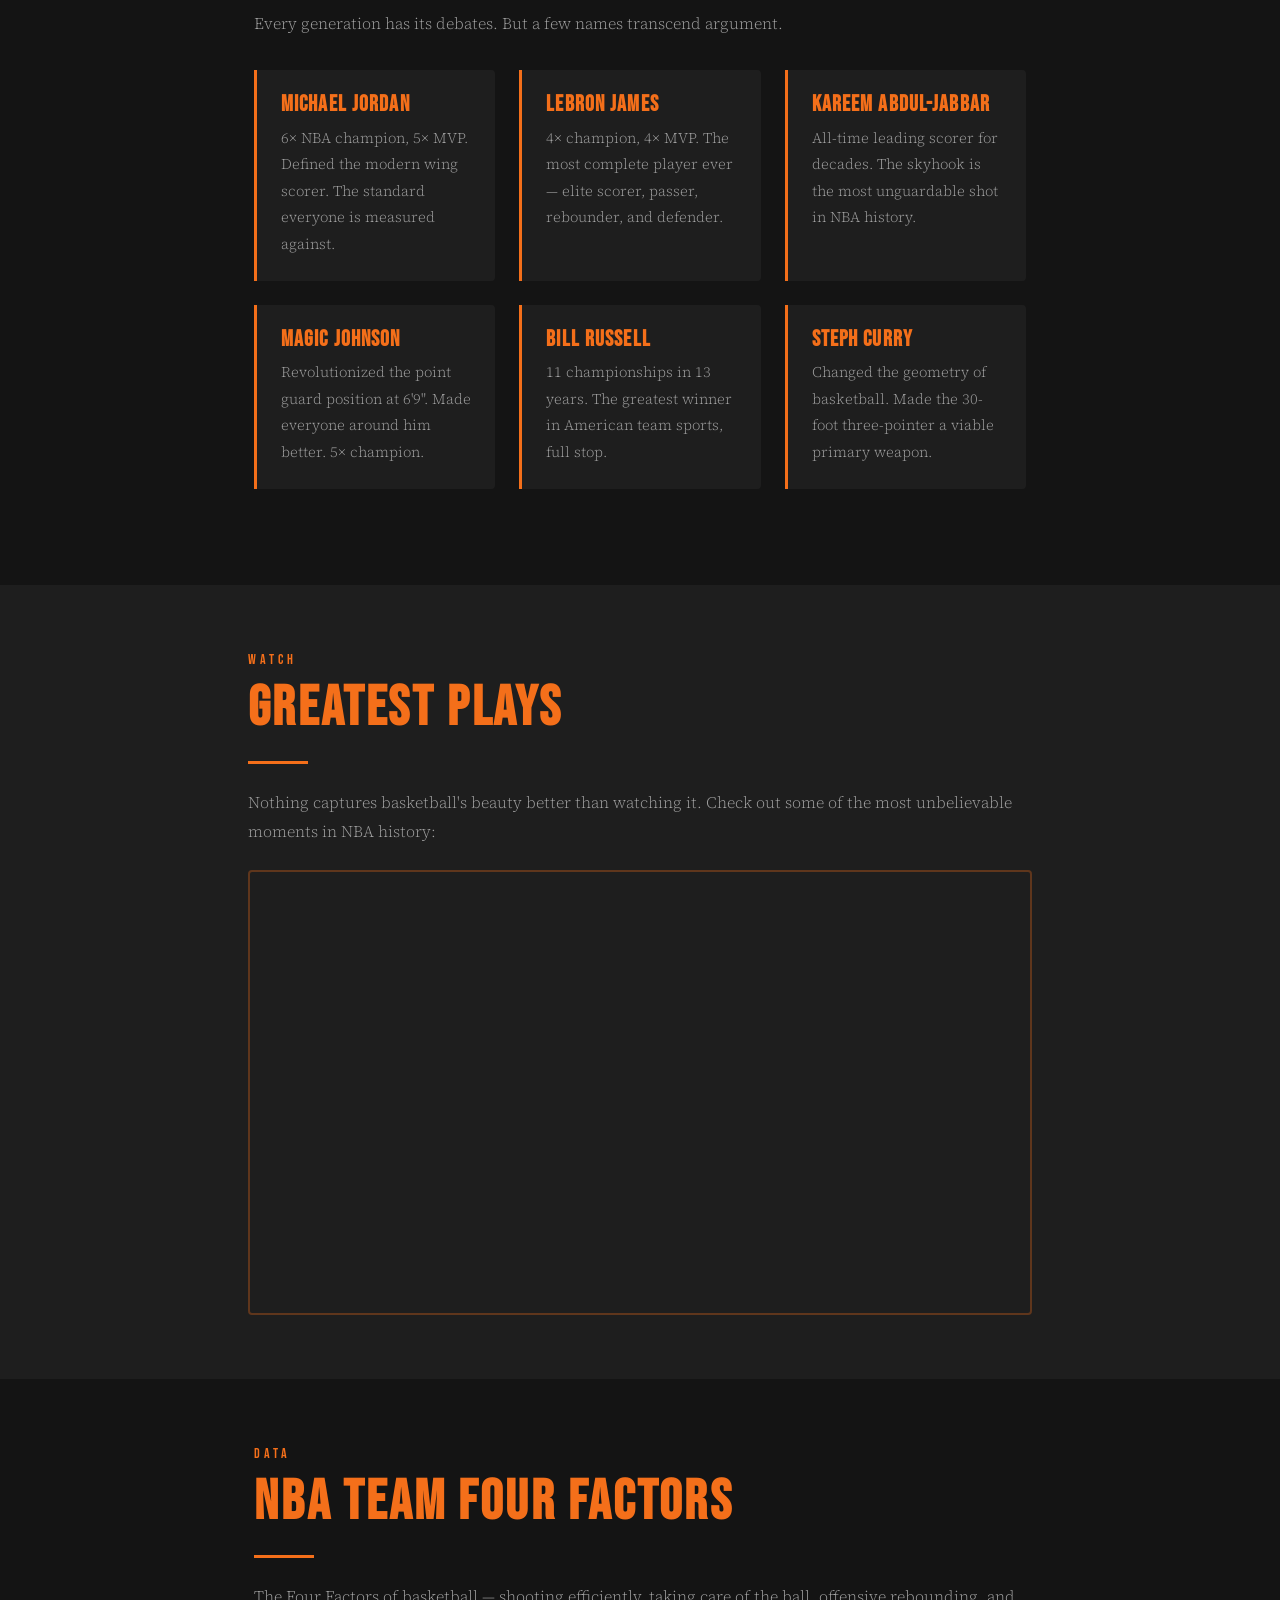
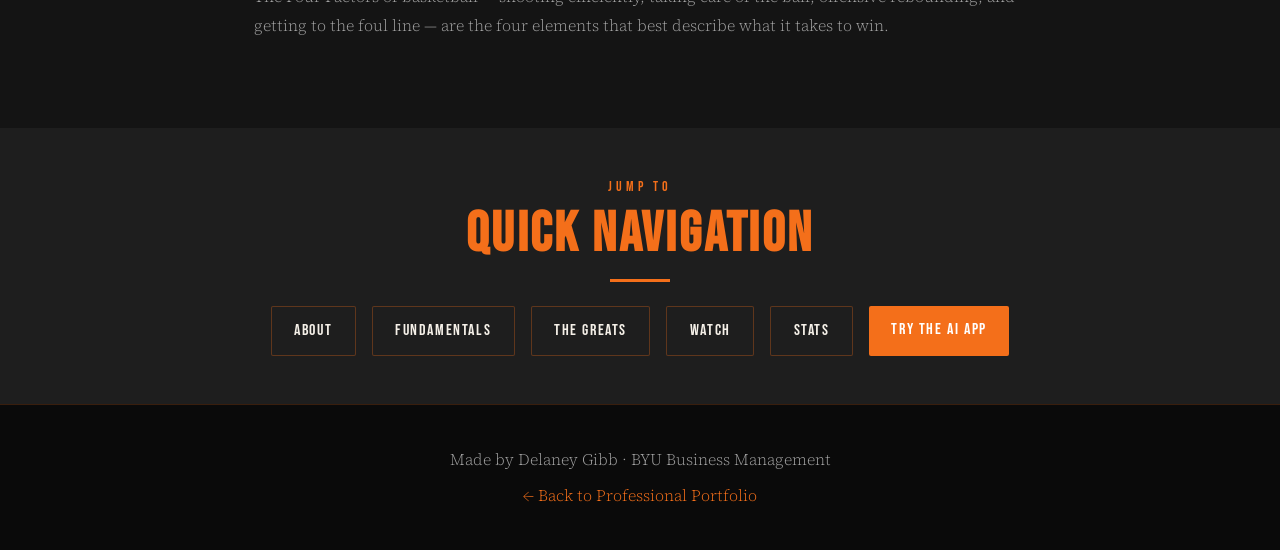
<file: scratch (10).html>
<!DOCTYPE html>
<html lang="en">
<head>
  <meta charset="UTF-8"/>
  <meta name="viewport" content="width=device-width, initial-scale=1.0"/>
  <title>Basketball — A Love Letter to the Game</title>
  <link rel="stylesheet" href="scratch.css"/>
</head>
<body>

<!-- Navigation back to professional pages -->
<nav class="scratch-nav">
  <span class="brand">🏀 Hoops</span>
  <ul>
    <li><a href="#about">About</a></li>
    <li><a href="#fundamentals">Fundamentals</a></li>
    <li><a href="#greats">The Greats</a></li>
    <li><a href="#watch">Watch</a></li>
    <li><a href="#stats">Stats</a></li>
    <li><a href="app.html">AI App</a></li>
    <li><a href="index.html">← Portfolio</a></li>
  </ul>
</nav>

<!-- HERO — on-page anchor -->
<div class="hero" id="top">
  <span class="eyebrow">A love letter to the game</span>
  <h1>Basket<span class="orange">ball</span></h1>
  <div class="divider"></div>
  <p style="max-width:520px; font-size:1.15rem; color:rgba(255,255,255,.7); margin-bottom:2rem;">
    Invented in 1891, played on every continent, loved by billions. There's no sport quite like it — the pace, the geometry, the one-on-one battles embedded inside a team game.
  </p>
  <a href="#about" style="display:inline-block; background:var(--orange); color:white; font-family:'Bebas Neue',sans-serif; font-size:1.1rem; letter-spacing:.15em; padding:.75rem 2rem; border-radius:2px;">Explore the Game ↓</a>
</div>

<!-- ABOUT — anchor -->
<div id="about" class="content-section">
  <span class="eyebrow">About</span>
  <h2>Why Basketball?</h2>
  <div class="divider"></div>
  <p>Basketball is the most democratic sport in the world. All you need is a ball and a hoop — and suddenly a parking lot becomes Madison Square Garden. I've been playing since I was eight years old, and the game has taught me more about teamwork, resilience, and discipline than anything else in my life.</p>
  <p style="margin-top:1rem;">There's also something uniquely beautiful about the geometry of a perfectly executed play — the skip pass that opens a corner three, the pick-and-roll that collapses the defense, the moment when five players move as one organism.</p>
</div>

<!-- IMAGE (not from Bootstrap theme) -->
<div class="content-section" style="padding-top:0;">
  <img
    class="court-img"
    src="sga-pistons1.webp"
    alt="SGA driving to the basket"
  />
  <p style="font-size:.8rem; margin-top:.5rem; color:rgba(255,255,255,.3); text-align:center;">94 feet of pure possibility.</p>
</div>

<!-- FUNDAMENTALS — anchor -->
<div id="fundamentals" class="dark-section">
  <div class="content-section" style="padding:0 5%;">
    <span class="eyebrow">The Basics</span>
    <h2>Core Fundamentals</h2>
    <div class="divider"></div>
    <p>Every great player builds their game on these foundations. Here's how coaches rank them:</p>

    <!-- Ordered list with unordered lists nested inside (requirement) -->
    <ol class="ranked-list" style="margin-top:1.5rem;">
      <li>
        <strong class="cream">Defense</strong>
        <ul style="list-style:disc; padding-left:2rem; margin-top:.5rem; margin-bottom:1rem; color:var(--light-gray);">
          <li style="padding:.3rem 0;">Defensive stance — stay low, feet shoulder-width</li>
          <li style="padding:.3rem 0;">Help defense — always be aware of the ball</li>
          <li style="padding:.3rem 0;">Closeouts — sprint, then slow down before contact</li>
          <li style="padding:.3rem 0;">Rebounding position — box out before the ball drops</li>
        </ul>
      </li>
      <li>
        <strong class="cream">Ball Handling</strong>
        <ul style="list-style:disc; padding-left:2rem; margin-top:.5rem; margin-bottom:1rem; color:var(--light-gray);">
          <li style="padding:.3rem 0;">Dribble with fingertips, not the palm</li>
          <li style="padding:.3rem 0;">Keep your eyes up — see the whole floor</li>
          <li style="padding:.3rem 0;">Change of pace and direction over raw speed</li>
        </ul>
      </li>
      <li>
        <strong class="cream">Shooting</strong>
        <ul style="list-style:disc; padding-left:2rem; margin-top:.5rem; margin-bottom:1rem; color:var(--light-gray);">
          <li style="padding:.3rem 0;">BEEF: Balance, Eyes, Elbow, Follow-through</li>
          <li style="padding:.3rem 0;">Catch and shoot vs. off-the-dribble mechanics differ</li>
          <li style="padding:.3rem 0;">Repetition builds muscle memory — 500 makes per day</li>
        </ul>
      </li>
      <li>
        <strong class="cream">Passing</strong>
        <ul style="list-style:disc; padding-left:2rem; margin-top:.5rem; margin-bottom:1rem; color:var(--light-gray);">
          <li style="padding:.3rem 0;">Pass to where your teammate is going, not where they are</li>
          <li style="padding:.3rem 0;">Chest pass for most situations; bounce pass in traffic</li>
        </ul>
      </li>
      <li>
        <strong class="cream">Footwork</strong>
        <ul style="list-style:disc; padding-left:2rem; margin-top:.5rem; margin-bottom:1rem; color:var(--light-gray);">
          <li style="padding:.3rem 0;">Pivoting to protect the ball under pressure</li>
          <li style="padding:.3rem 0;">Jab steps and shot fakes to create space</li>
        </ul>
      </li>
    </ol>
  </div>
</div>

<!-- THE GREATS — anchor -->
<div id="greats" class="content-section">
  <span class="eyebrow">All-Time</span>
  <h2>The Greats</h2>
  <div class="divider"></div>
  <p>Every generation has its debates. But a few names transcend argument.</p>

  <div class="card-grid" style="margin-top:2rem;">
    <div class="bball-card">
      <h3>Michael Jordan</h3>
      <p>6× NBA champion, 5× MVP. Defined the modern wing scorer. The standard everyone is measured against.</p>
    </div>
    <div class="bball-card">
      <h3>LeBron James</h3>
      <p>4× champion, 4× MVP. The most complete player ever — elite scorer, passer, rebounder, and defender.</p>
    </div>
    <div class="bball-card">
      <h3>Kareem Abdul-Jabbar</h3>
      <p>All-time leading scorer for decades. The skyhook is the most unguardable shot in NBA history.</p>
    </div>
    <div class="bball-card">
      <h3>Magic Johnson</h3>
      <p>Revolutionized the point guard position at 6'9". Made everyone around him better. 5× champion.</p>
    </div>
    <div class="bball-card">
      <h3>Bill Russell</h3>
      <p>11 championships in 13 years. The greatest winner in American team sports, full stop.</p>
    </div>
    <div class="bball-card">
      <h3>Steph Curry</h3>
      <p>Changed the geometry of basketball. Made the 30-foot three-pointer a viable primary weapon.</p>
    </div>
  </div>
</div>

<!-- WATCH / VIDEO — anchor -->
<div id="watch" class="dark-section">
  <div class="content-section" style="padding:0 5%;">
    <span class="eyebrow">Watch</span>
    <h2>Greatest Plays</h2>
    <div class="divider"></div>
    <p>Nothing captures basketball's beauty better than watching it. Check out some of the most unbelievable moments in NBA history:</p>

    <!-- Embedded YouTube video (requirement) -->
    <div class="video-wrap">
      <iframe
        src="https://www.youtube.com/embed/jbW4f60dCNA"
        title="NBA Greatest Moments"
        allow="accelerometer; autoplay; clipboard-write; encrypted-media; gyroscope; picture-in-picture; web-share"
        allowfullscreen>
      </iframe>
    </div>
  </div>
</div>

<!-- TABLEAU — anchor -->
<div id="stats" class="content-section">
  <span class="eyebrow">Data</span>
  <h2>NBA Team Four Factors</h2>
  <div class="divider"></div>
  <p>The Four Factors of basketball — shooting efficiently, taking care of the ball, offensive rebounding, and getting to the foul line — are the four elements that best describe what it takes to win.</p>

  <div style="overflow-x:auto; margin-top:1.5rem; width:100%;">
    <div class='tableauPlaceholder' id='viz1776207674682' style='position: relative; width:100%;'>
      <noscript><a href='#'><img alt='Four Factors' src='https://public.tableau.com/static/images/NB/NBATeamFourFactors/FourFactors/1_rss.png' style='border: none'/></a></noscript>
      <object class='tableauViz' style='display:none;'>
        <param name='host_url' value='https%3A%2F%2Fpublic.tableau.com%2F'/>
        <param name='embed_code_version' value='3'/>
        <param name='site_root' value=''/>
        <param name='name' value='NBATeamFourFactors/FourFactors'/>
        <param name='tabs' value='no'/>
        <param name='toolbar' value='yes'/>
        <param name='static_image' value='https://public.tableau.com/static/images/NB/NBATeamFourFactors/FourFactors/1.png'/>
        <param name='animate_transition' value='yes'/>
        <param name='display_static_image' value='yes'/>
        <param name='display_spinner' value='yes'/>
        <param name='display_overlay' value='yes'/>
        <param name='display_count' value='yes'/>
        <param name='language' value='en-US'/>
      </object>
    </div>
    <script type='text/javascript'>
      var divElement = document.getElementById('viz1776207674682');
      var vizElement = divElement.getElementsByTagName('object')[0];
      vizElement.style.width='100%';
      vizElement.style.height='1600px';
      var scriptElement = document.createElement('script');
      scriptElement.src = 'https://public.tableau.com/javascripts/api/viz_v1.js';
      vizElement.parentNode.insertBefore(scriptElement, vizElement);
    </script>
  </div>
</div>

<!-- QUICK NAV — on-page anchors -->
<div class="dark-section" style="text-align:center; padding:3rem 5%;">
  <span class="eyebrow">Jump To</span>
  <h2>Quick Navigation</h2>
  <div class="divider" style="margin:1rem auto;"></div>
  <div style="display:flex; flex-wrap:wrap; justify-content:center; gap:1rem; margin-top:1.5rem;">
    <a href="#about" style="background:var(--mid); color:var(--cream); font-family:'Bebas Neue',sans-serif; letter-spacing:.1em; padding:.6rem 1.4rem; border-radius:2px; border:1px solid rgba(244,111,26,.3);">About</a>
    <a href="#fundamentals" style="background:var(--mid); color:var(--cream); font-family:'Bebas Neue',sans-serif; letter-spacing:.1em; padding:.6rem 1.4rem; border-radius:2px; border:1px solid rgba(244,111,26,.3);">Fundamentals</a>
    <a href="#greats" style="background:var(--mid); color:var(--cream); font-family:'Bebas Neue',sans-serif; letter-spacing:.1em; padding:.6rem 1.4rem; border-radius:2px; border:1px solid rgba(244,111,26,.3);">The Greats</a>
    <a href="#watch" style="background:var(--mid); color:var(--cream); font-family:'Bebas Neue',sans-serif; letter-spacing:.1em; padding:.6rem 1.4rem; border-radius:2px; border:1px solid rgba(244,111,26,.3);">Watch</a>
    <a href="#stats" style="background:var(--mid); color:var(--cream); font-family:'Bebas Neue',sans-serif; letter-spacing:.1em; padding:.6rem 1.4rem; border-radius:2px; border:1px solid rgba(244,111,26,.3);">Stats</a>
    <a href="app.html" style="background:var(--orange); color:white; font-family:'Bebas Neue',sans-serif; letter-spacing:.1em; padding:.6rem 1.4rem; border-radius:2px;">Try the AI App</a>
  </div>
</div>

<footer class="scratch-footer">
  <p>Made by Delaney Gibb · BYU Business Management</p>
  <p style="margin-top:.5rem;"><a href="index.html">← Back to Professional Portfolio</a></p>
</footer>

</body>
</html>
</file>
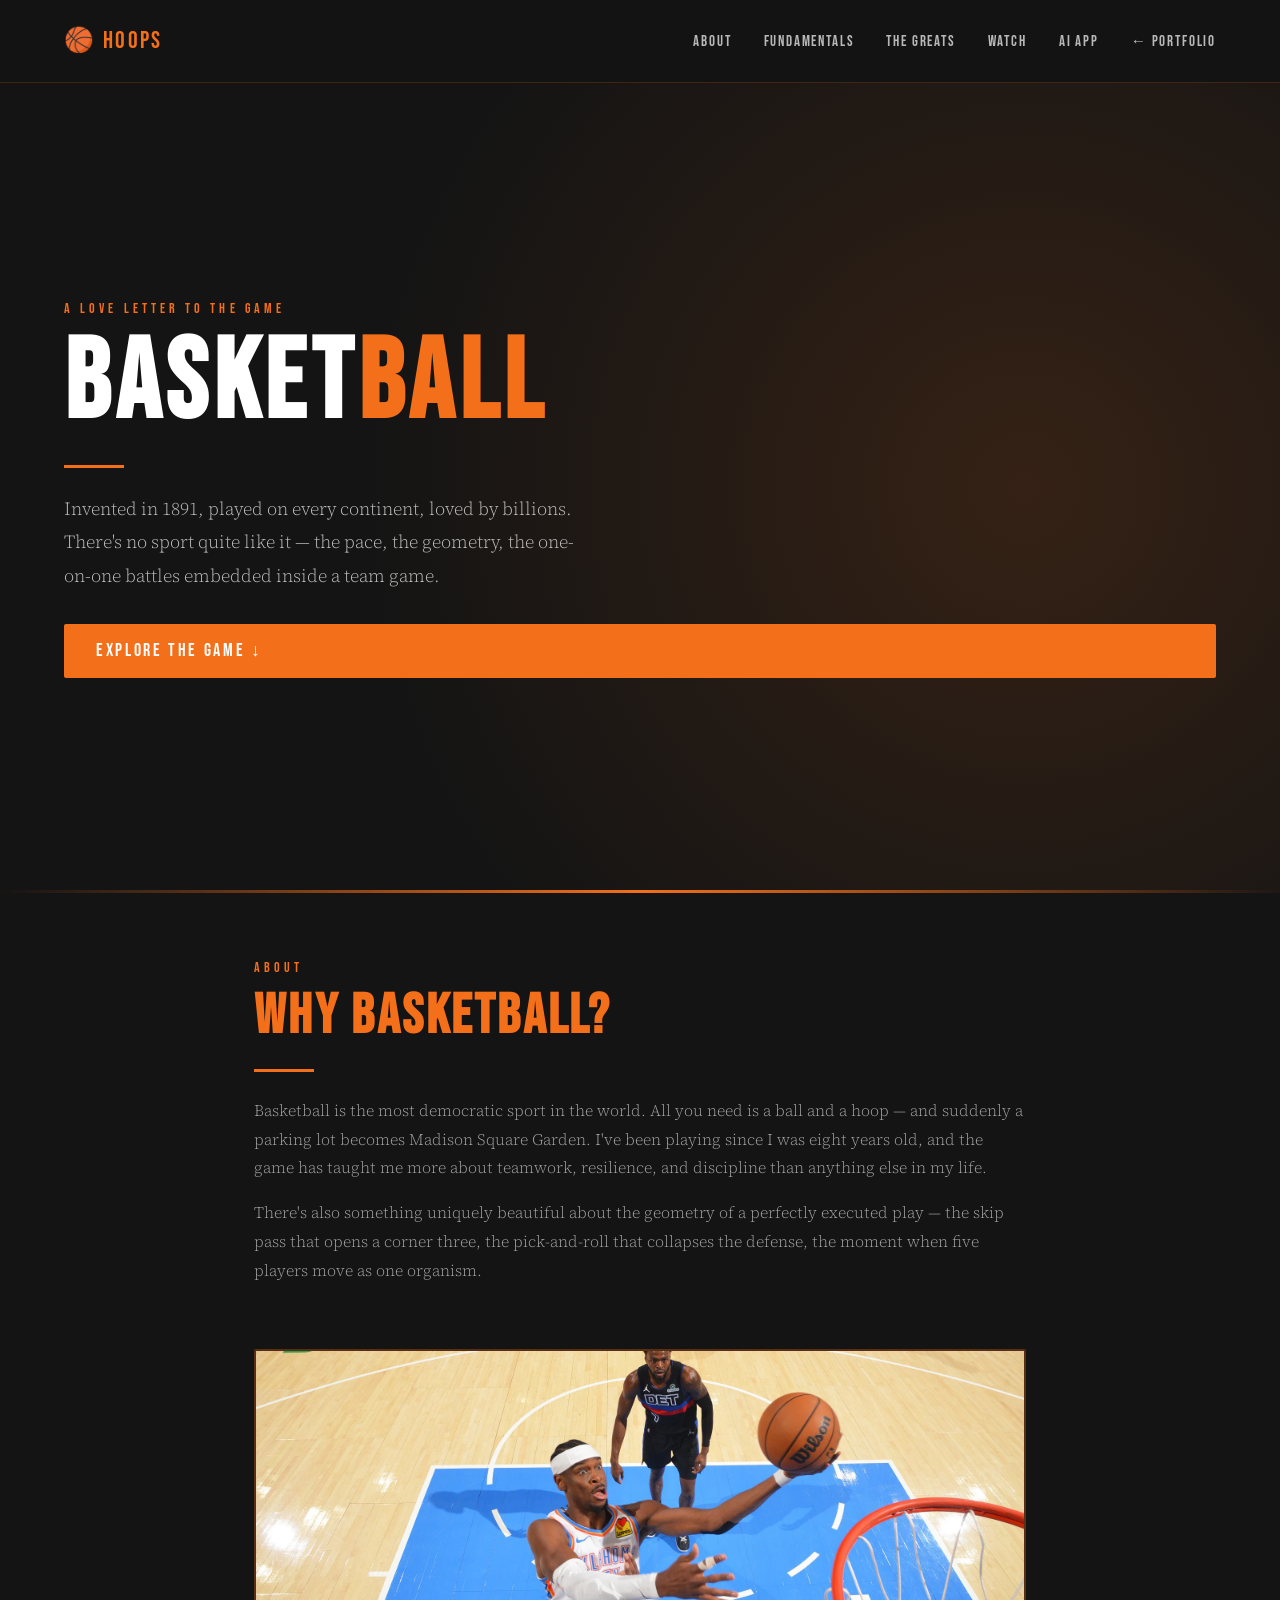
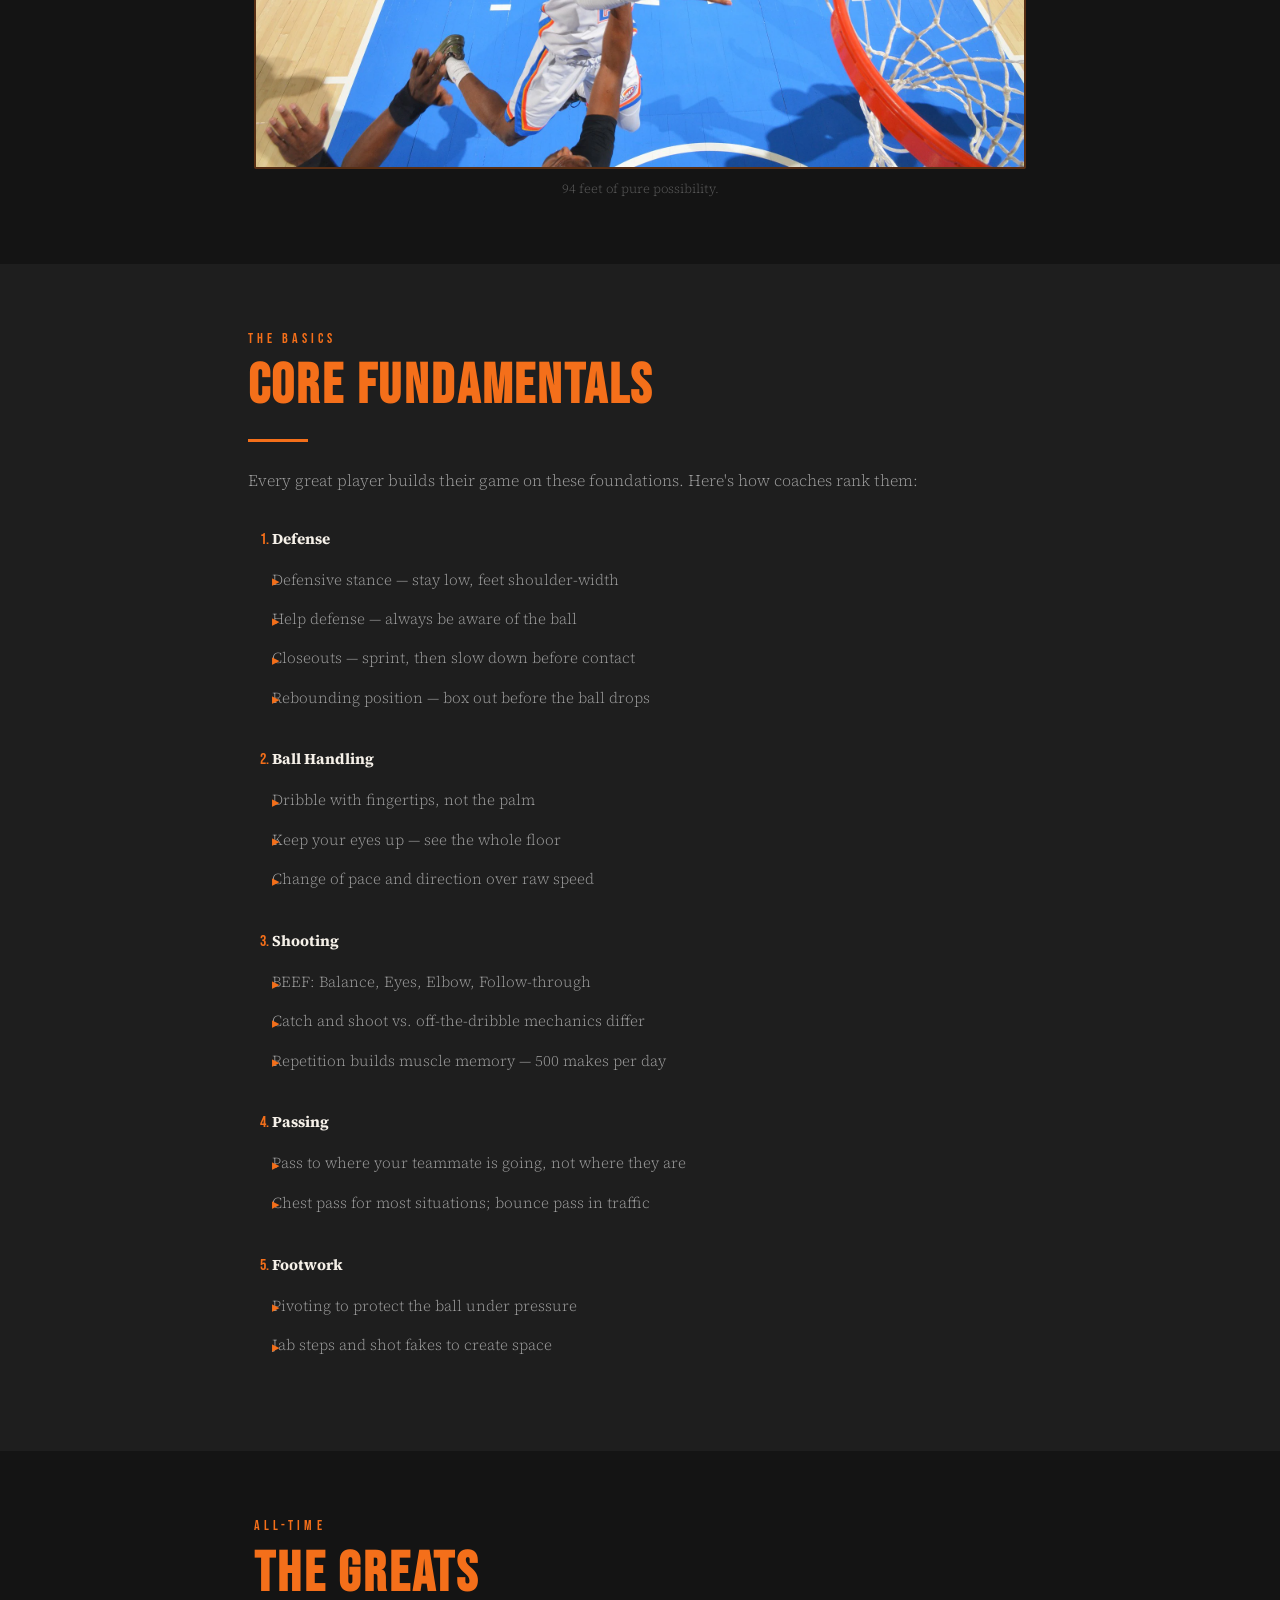
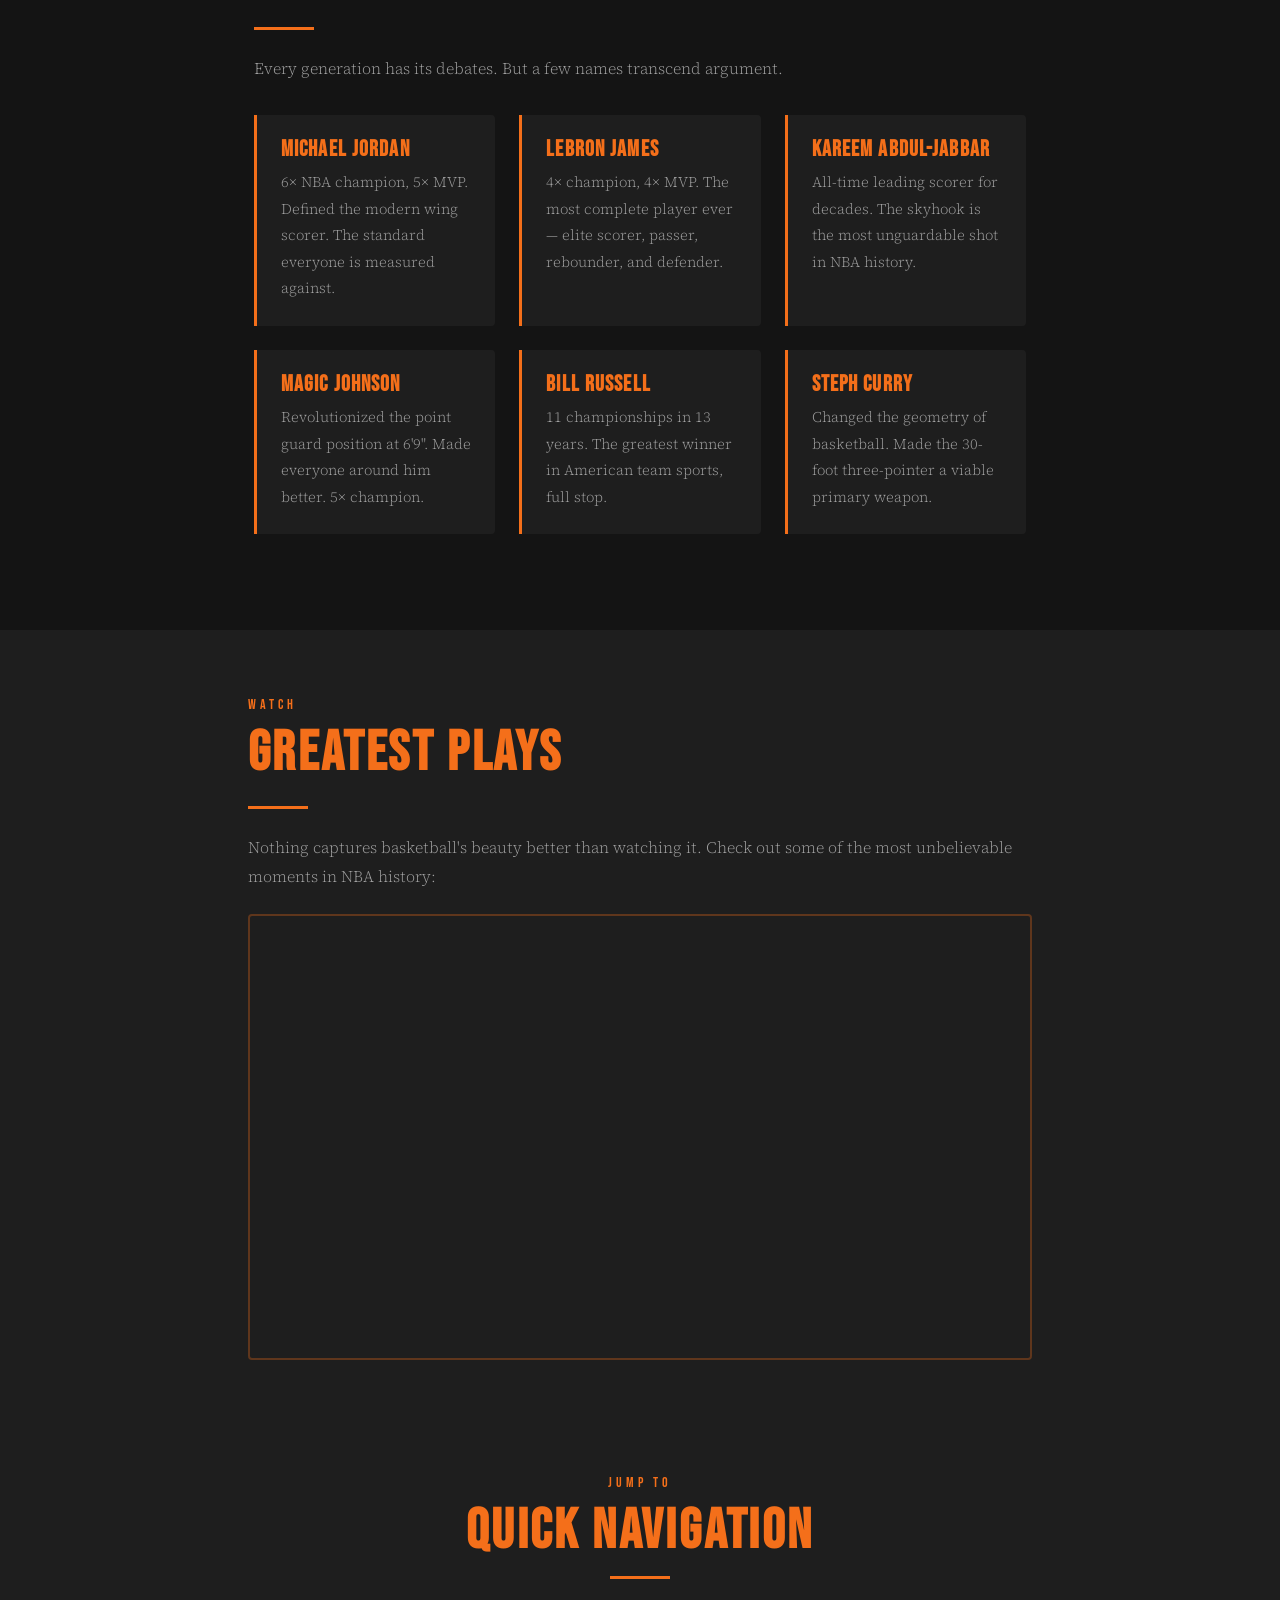
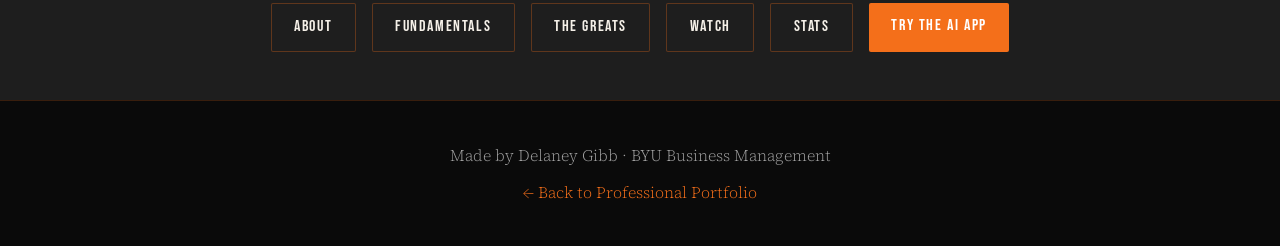
<file: scratch (6).html>
<!DOCTYPE html>
<html lang="en">
<head>
  <meta charset="UTF-8"/>
  <meta name="viewport" content="width=device-width, initial-scale=1.0"/>
  <title>Basketball — A Love Letter to the Game</title>
  <link rel="stylesheet" href="scratch.css"/>
</head>
<body>

<!-- Navigation back to professional pages -->
<nav class="scratch-nav">
  <span class="brand">🏀 Hoops</span>
  <ul>
    <li><a href="#about">About</a></li>
    <li><a href="#fundamentals">Fundamentals</a></li>
    <li><a href="#greats">The Greats</a></li>
    <li><a href="#watch">Watch</a></li>
    <li><a href="app.html">AI App</a></li>
    <li><a href="index.html">← Portfolio</a></li>
  </ul>
</nav>

<!-- HERO — on-page anchor -->
<div class="hero" id="top">
  <span class="eyebrow">A love letter to the game</span>
  <h1>Basket<span class="orange">ball</span></h1>
  <div class="divider"></div>
  <p style="max-width:520px; font-size:1.15rem; color:rgba(255,255,255,.7); margin-bottom:2rem;">
    Invented in 1891, played on every continent, loved by billions. There's no sport quite like it — the pace, the geometry, the one-on-one battles embedded inside a team game.
  </p>
  <a href="#about" style="display:inline-block; background:var(--orange); color:white; font-family:'Bebas Neue',sans-serif; font-size:1.1rem; letter-spacing:.15em; padding:.75rem 2rem; border-radius:2px;">Explore the Game ↓</a>
</div>

<!-- ABOUT — anchor -->
<div id="about" class="content-section">
  <span class="eyebrow">About</span>
  <h2>Why Basketball?</h2>
  <div class="divider"></div>
  <p>Basketball is the most democratic sport in the world. All you need is a ball and a hoop — and suddenly a parking lot becomes Madison Square Garden. I've been playing since I was eight years old, and the game has taught me more about teamwork, resilience, and discipline than anything else in my life.</p>
  <p style="margin-top:1rem;">There's also something uniquely beautiful about the geometry of a perfectly executed play — the skip pass that opens a corner three, the pick-and-roll that collapses the defense, the moment when five players move as one organism.</p>
</div>

<!-- IMAGE (not from Bootstrap theme) -->
<div class="content-section" style="padding-top:0;">
  <img
    class="court-img"
    src="sga-pistons1.webp"
    alt="SGA driving to the basket"
  />
  <p style="font-size:.8rem; margin-top:.5rem; color:rgba(255,255,255,.3); text-align:center;">94 feet of pure possibility.</p>
</div>

<!-- FUNDAMENTALS — anchor -->
<div id="fundamentals" class="dark-section">
  <div class="content-section" style="padding:0 5%;">
    <span class="eyebrow">The Basics</span>
    <h2>Core Fundamentals</h2>
    <div class="divider"></div>
    <p>Every great player builds their game on these foundations. Here's how coaches rank them:</p>

    <!-- Ordered list with unordered lists nested inside (requirement) -->
    <ol class="ranked-list" style="margin-top:1.5rem;">
      <li>
        <strong class="cream">Defense</strong>
        <ul class="styled-list" style="margin-top:.5rem; margin-bottom:1rem;">
          <li>Defensive stance — stay low, feet shoulder-width</li>
          <li>Help defense — always be aware of the ball</li>
          <li>Closeouts — sprint, then slow down before contact</li>
          <li>Rebounding position — box out before the ball drops</li>
        </ul>
      </li>
      <li>
        <strong class="cream">Ball Handling</strong>
        <ul class="styled-list" style="margin-top:.5rem; margin-bottom:1rem;">
          <li>Dribble with fingertips, not the palm</li>
          <li>Keep your eyes up — see the whole floor</li>
          <li>Change of pace and direction over raw speed</li>
        </ul>
      </li>
      <li>
        <strong class="cream">Shooting</strong>
        <ul class="styled-list" style="margin-top:.5rem; margin-bottom:1rem;">
          <li>BEEF: Balance, Eyes, Elbow, Follow-through</li>
          <li>Catch and shoot vs. off-the-dribble mechanics differ</li>
          <li>Repetition builds muscle memory — 500 makes per day</li>
        </ul>
      </li>
      <li>
        <strong class="cream">Passing</strong>
        <ul class="styled-list" style="margin-top:.5rem; margin-bottom:1rem;">
          <li>Pass to where your teammate is going, not where they are</li>
          <li>Chest pass for most situations; bounce pass in traffic</li>
        </ul>
      </li>
      <li>
        <strong class="cream">Footwork</strong>
        <ul class="styled-list" style="margin-top:.5rem; margin-bottom:1rem;">
          <li>Pivoting to protect the ball under pressure</li>
          <li>Jab steps and shot fakes to create space</li>
        </ul>
      </li>
    </ol>
  </div>
</div>

<!-- THE GREATS — anchor -->
<div id="greats" class="content-section">
  <span class="eyebrow">All-Time</span>
  <h2>The Greats</h2>
  <div class="divider"></div>
  <p>Every generation has its debates. But a few names transcend argument.</p>

  <div class="card-grid" style="margin-top:2rem;">
    <div class="bball-card">
      <h3>Michael Jordan</h3>
      <p>6× NBA champion, 5× MVP. Defined the modern wing scorer. The standard everyone is measured against.</p>
    </div>
    <div class="bball-card">
      <h3>LeBron James</h3>
      <p>4× champion, 4× MVP. The most complete player ever — elite scorer, passer, rebounder, and defender.</p>
    </div>
    <div class="bball-card">
      <h3>Kareem Abdul-Jabbar</h3>
      <p>All-time leading scorer for decades. The skyhook is the most unguardable shot in NBA history.</p>
    </div>
    <div class="bball-card">
      <h3>Magic Johnson</h3>
      <p>Revolutionized the point guard position at 6'9". Made everyone around him better. 5× champion.</p>
    </div>
    <div class="bball-card">
      <h3>Bill Russell</h3>
      <p>11 championships in 13 years. The greatest winner in American team sports, full stop.</p>
    </div>
    <div class="bball-card">
      <h3>Steph Curry</h3>
      <p>Changed the geometry of basketball. Made the 30-foot three-pointer a viable primary weapon.</p>
    </div>
  </div>
</div>

<!-- WATCH / VIDEO — anchor -->
<div id="watch" class="dark-section">
  <div class="content-section" style="padding:0 5%;">
    <span class="eyebrow">Watch</span>
    <h2>Greatest Plays</h2>
    <div class="divider"></div>
    <p>Nothing captures basketball's beauty better than watching it. Check out some of the most unbelievable moments in NBA history:</p>

    <!-- Embedded YouTube video (requirement) -->
    <div class="video-wrap">
      <iframe
        src="https://www.youtube.com/embed/jbW4f60dCNA"
        title="NBA Greatest Moments"
        allow="accelerometer; autoplay; clipboard-write; encrypted-media; gyroscope; picture-in-picture; web-share"
        allowfullscreen>
      </iframe>
    </div>
  </div>
</div>

<!-- QUICK NAV — on-page anchors -->
<div class="dark-section" style="text-align:center; padding:3rem 5%;">
  <span class="eyebrow">Jump To</span>
  <h2>Quick Navigation</h2>
  <div class="divider" style="margin:1rem auto;"></div>
  <div style="display:flex; flex-wrap:wrap; justify-content:center; gap:1rem; margin-top:1.5rem;">
    <a href="#about" style="background:var(--mid); color:var(--cream); font-family:'Bebas Neue',sans-serif; letter-spacing:.1em; padding:.6rem 1.4rem; border-radius:2px; border:1px solid rgba(244,111,26,.3);">About</a>
    <a href="#fundamentals" style="background:var(--mid); color:var(--cream); font-family:'Bebas Neue',sans-serif; letter-spacing:.1em; padding:.6rem 1.4rem; border-radius:2px; border:1px solid rgba(244,111,26,.3);">Fundamentals</a>
    <a href="#greats" style="background:var(--mid); color:var(--cream); font-family:'Bebas Neue',sans-serif; letter-spacing:.1em; padding:.6rem 1.4rem; border-radius:2px; border:1px solid rgba(244,111,26,.3);">The Greats</a>
    <a href="#watch" style="background:var(--mid); color:var(--cream); font-family:'Bebas Neue',sans-serif; letter-spacing:.1em; padding:.6rem 1.4rem; border-radius:2px; border:1px solid rgba(244,111,26,.3);">Watch</a>
    <a href="#stats" style="background:var(--mid); color:var(--cream); font-family:'Bebas Neue',sans-serif; letter-spacing:.1em; padding:.6rem 1.4rem; border-radius:2px; border:1px solid rgba(244,111,26,.3);">Stats</a>
    <a href="app.html" style="background:var(--orange); color:white; font-family:'Bebas Neue',sans-serif; letter-spacing:.1em; padding:.6rem 1.4rem; border-radius:2px;">Try the AI App</a>
  </div>
</div>

<footer class="scratch-footer">
  <p>Made by Delaney Gibb · BYU Business Management</p>
  <p style="margin-top:.5rem;"><a href="index.html">← Back to Professional Portfolio</a></p>
</footer>

</body>
</html>
</file>
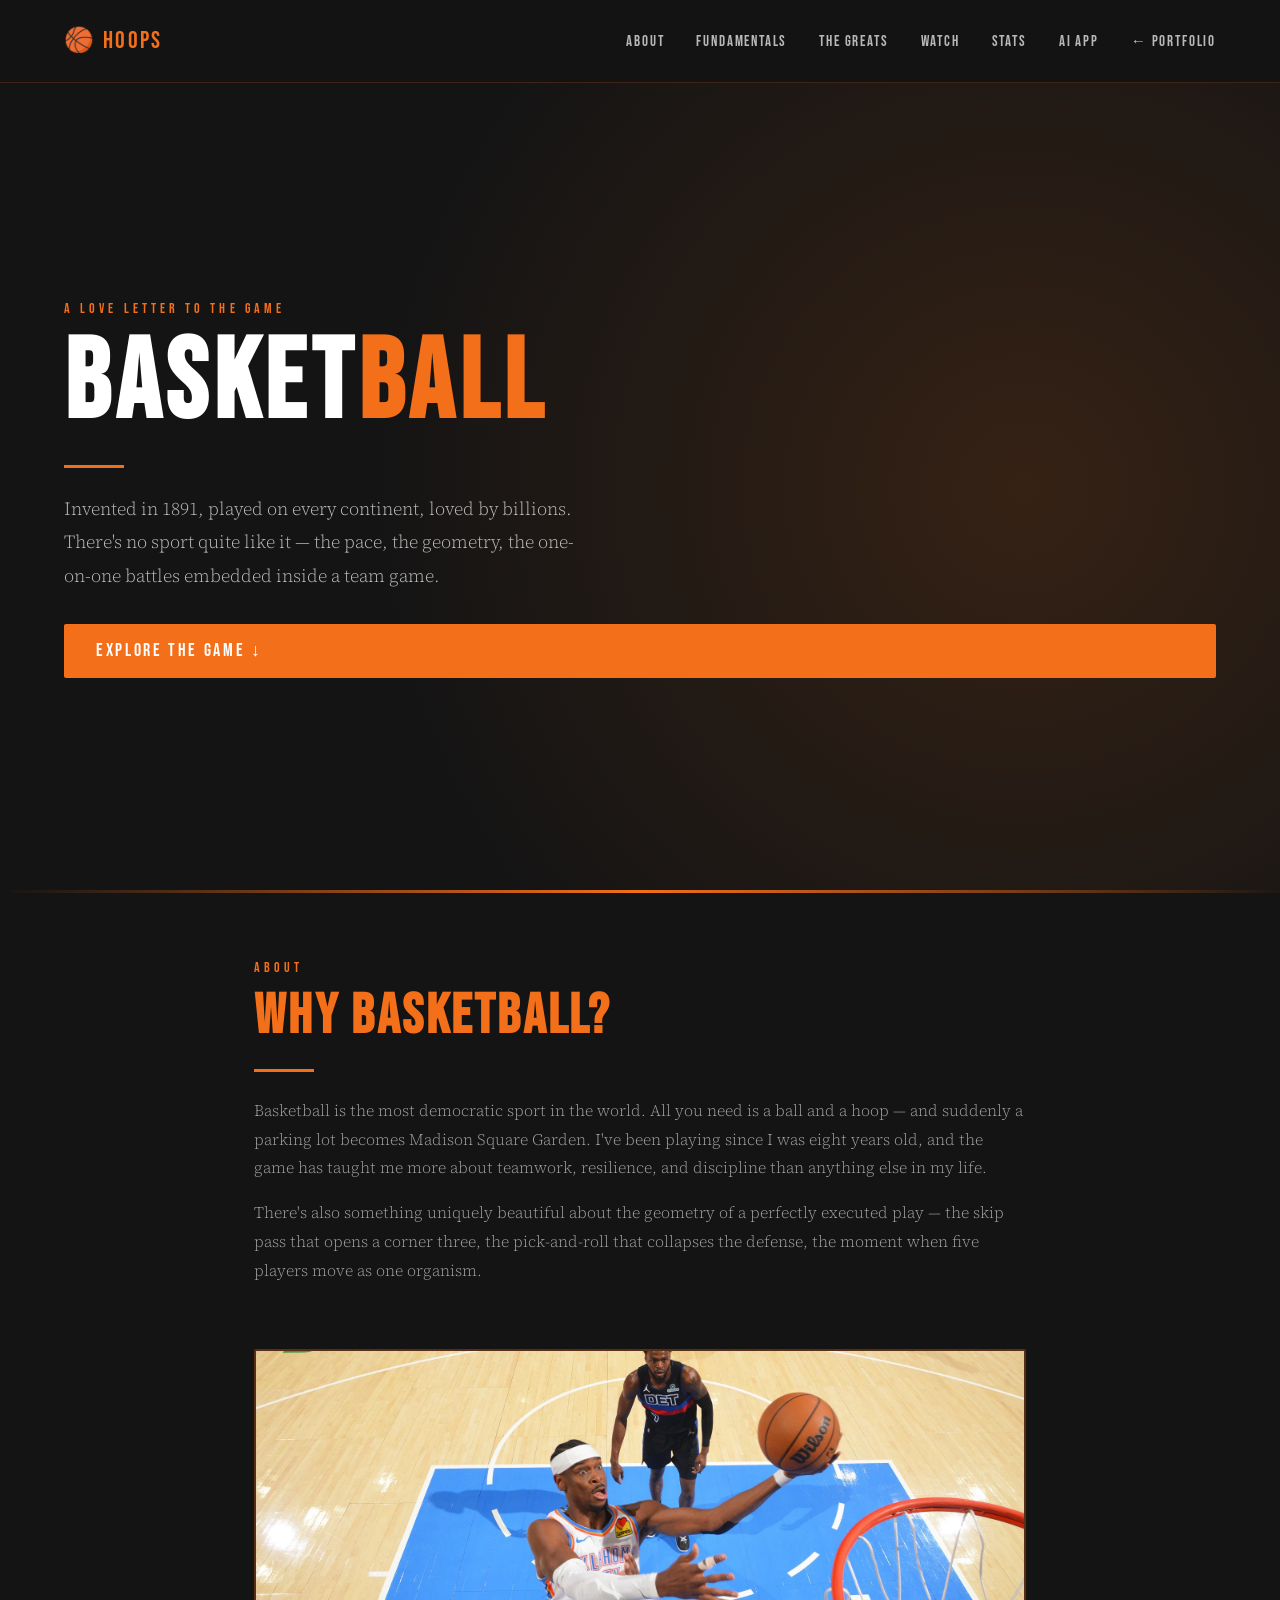
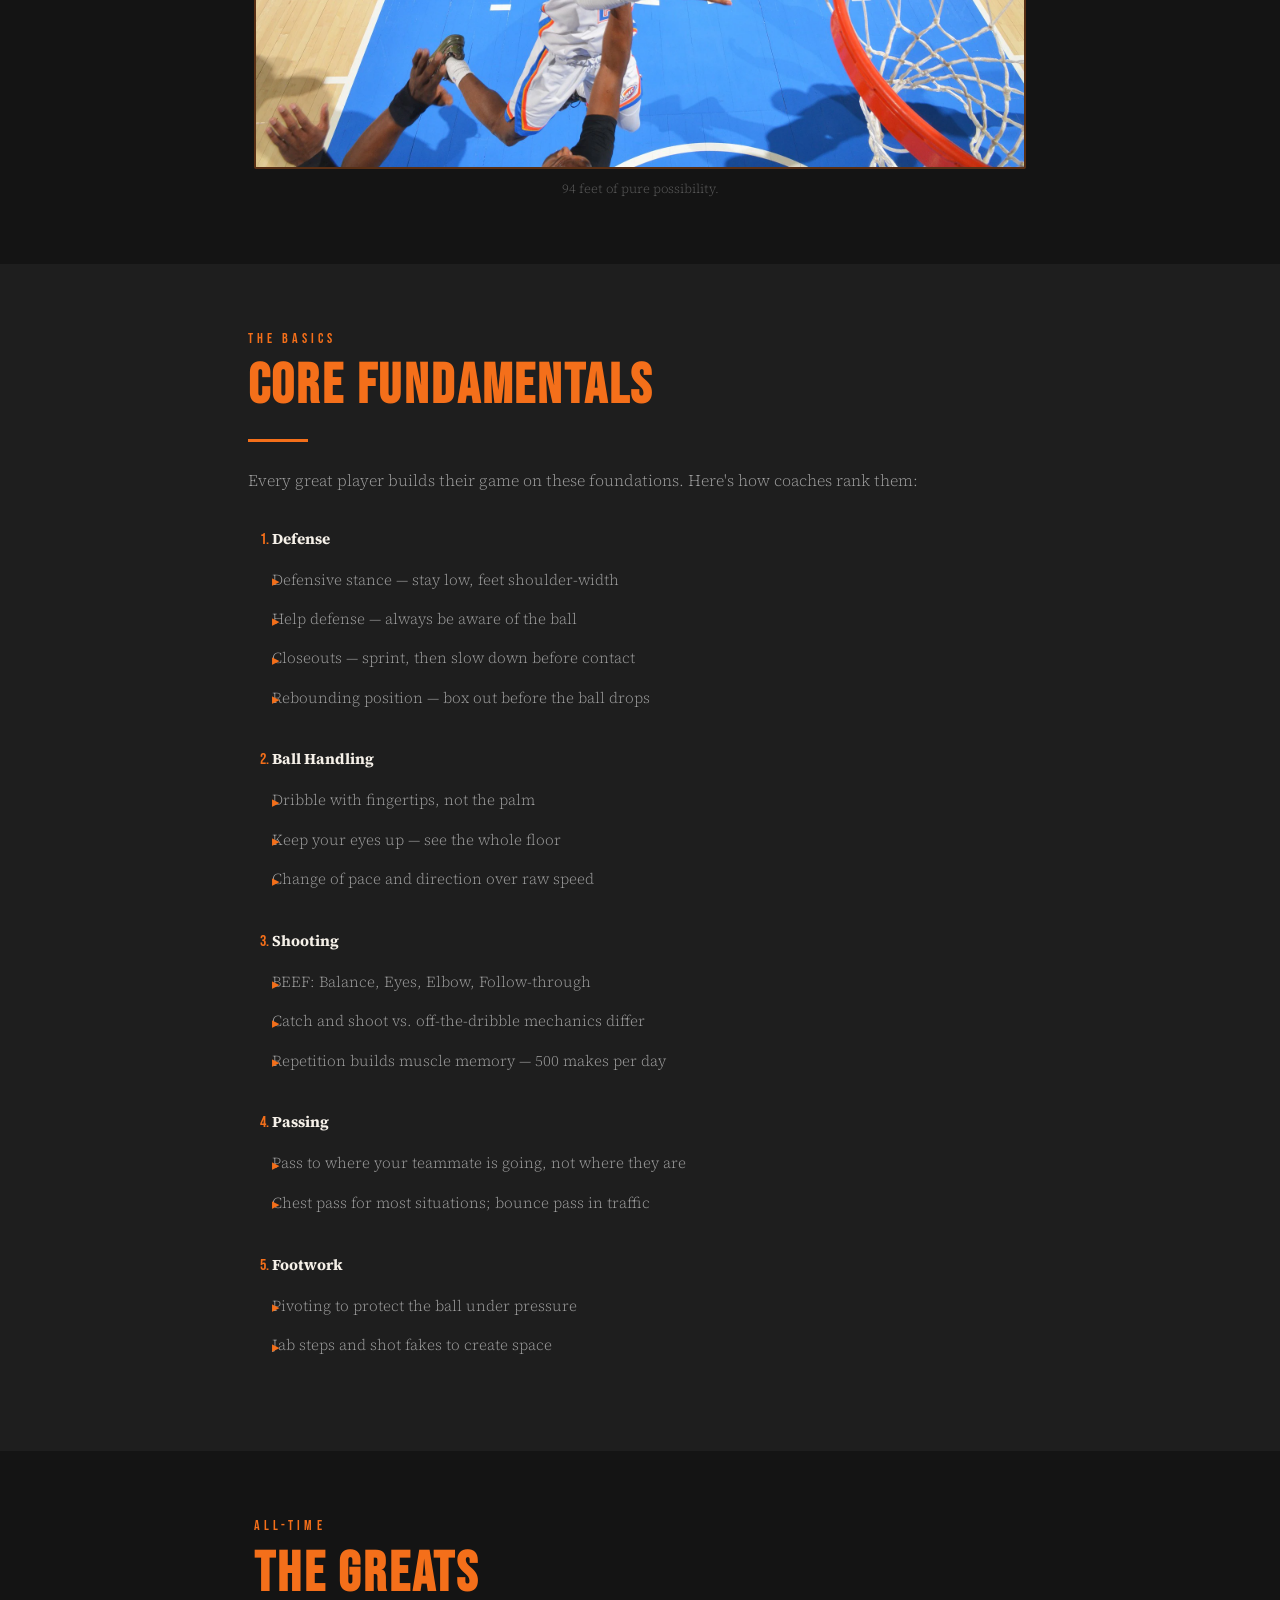
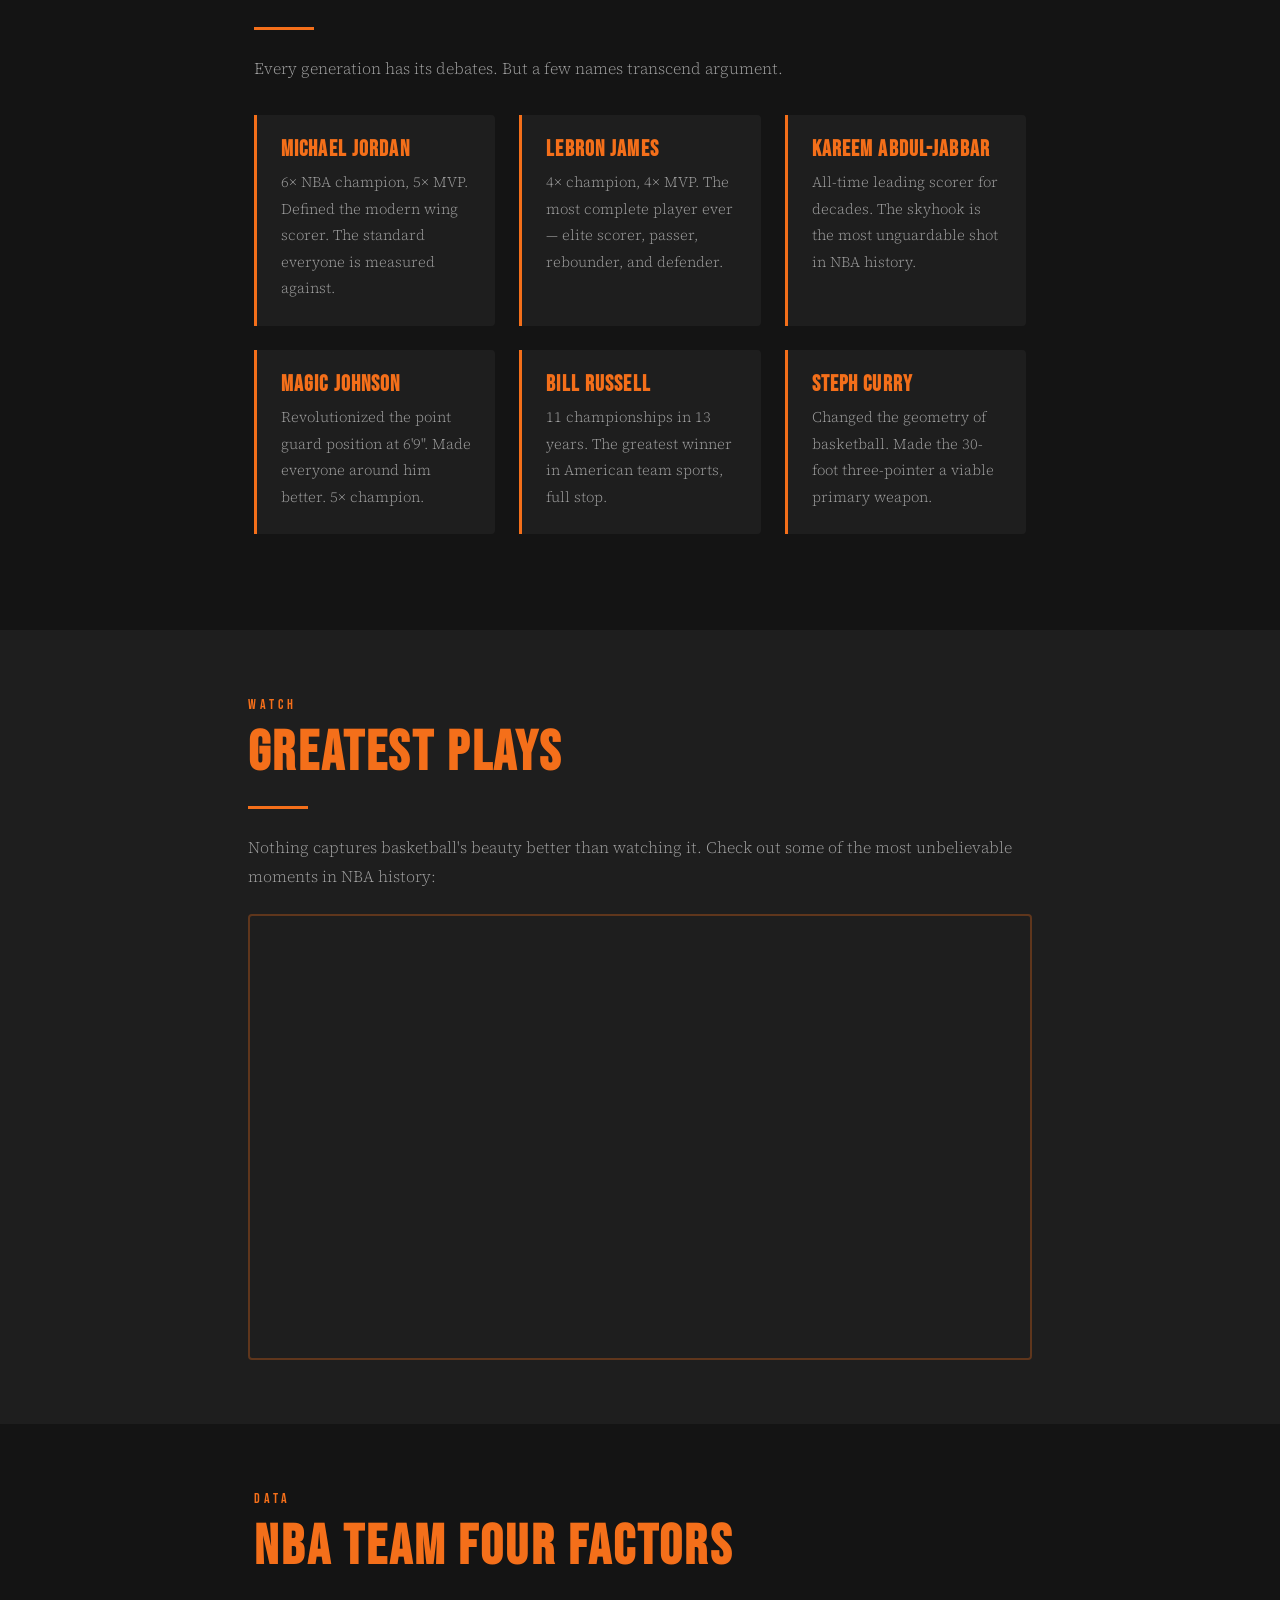
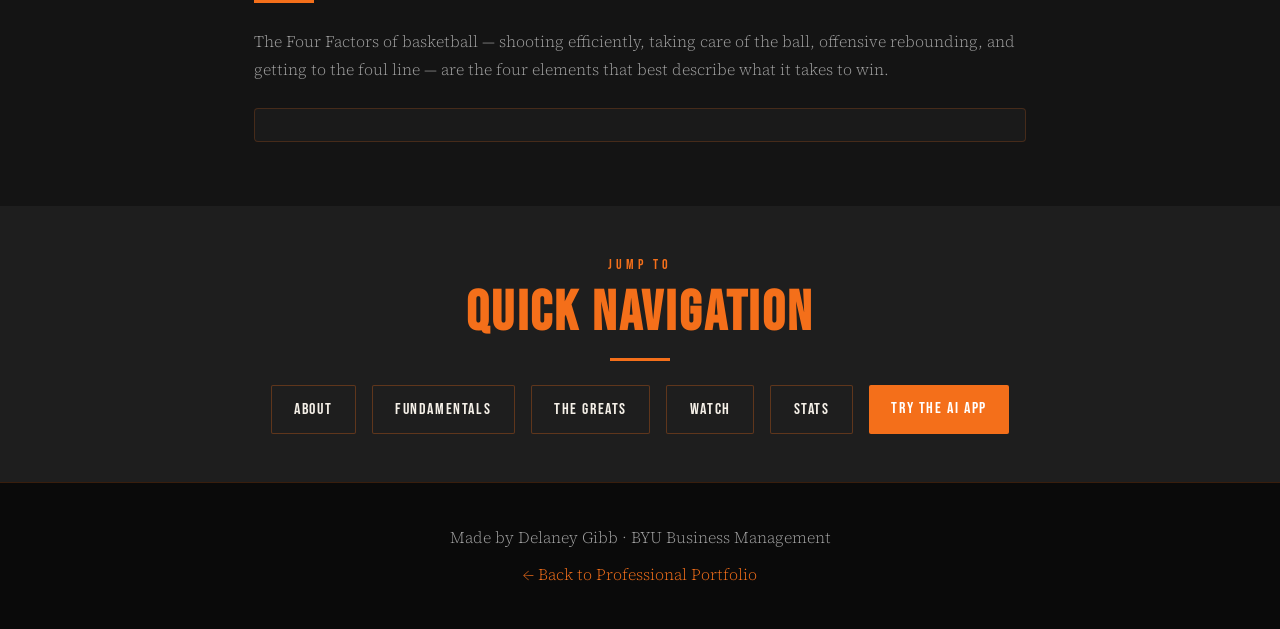
<file: scratch (7).html>
<!DOCTYPE html>
<html lang="en">
<head>
  <meta charset="UTF-8"/>
  <meta name="viewport" content="width=device-width, initial-scale=1.0"/>
  <title>Basketball — A Love Letter to the Game</title>
  <link rel="stylesheet" href="scratch.css"/>
</head>
<body>

<!-- Navigation back to professional pages -->
<nav class="scratch-nav">
  <span class="brand">🏀 Hoops</span>
  <ul>
    <li><a href="#about">About</a></li>
    <li><a href="#fundamentals">Fundamentals</a></li>
    <li><a href="#greats">The Greats</a></li>
    <li><a href="#watch">Watch</a></li>
    <li><a href="#stats">Stats</a></li>
    <li><a href="app.html">AI App</a></li>
    <li><a href="index.html">← Portfolio</a></li>
  </ul>
</nav>

<!-- HERO — on-page anchor -->
<div class="hero" id="top">
  <span class="eyebrow">A love letter to the game</span>
  <h1>Basket<span class="orange">ball</span></h1>
  <div class="divider"></div>
  <p style="max-width:520px; font-size:1.15rem; color:rgba(255,255,255,.7); margin-bottom:2rem;">
    Invented in 1891, played on every continent, loved by billions. There's no sport quite like it — the pace, the geometry, the one-on-one battles embedded inside a team game.
  </p>
  <a href="#about" style="display:inline-block; background:var(--orange); color:white; font-family:'Bebas Neue',sans-serif; font-size:1.1rem; letter-spacing:.15em; padding:.75rem 2rem; border-radius:2px;">Explore the Game ↓</a>
</div>

<!-- ABOUT — anchor -->
<div id="about" class="content-section">
  <span class="eyebrow">About</span>
  <h2>Why Basketball?</h2>
  <div class="divider"></div>
  <p>Basketball is the most democratic sport in the world. All you need is a ball and a hoop — and suddenly a parking lot becomes Madison Square Garden. I've been playing since I was eight years old, and the game has taught me more about teamwork, resilience, and discipline than anything else in my life.</p>
  <p style="margin-top:1rem;">There's also something uniquely beautiful about the geometry of a perfectly executed play — the skip pass that opens a corner three, the pick-and-roll that collapses the defense, the moment when five players move as one organism.</p>
</div>

<!-- IMAGE (not from Bootstrap theme) -->
<div class="content-section" style="padding-top:0;">
  <img
    class="court-img"
    src="sga-pistons1.webp"
    alt="SGA driving to the basket"
  />
  <p style="font-size:.8rem; margin-top:.5rem; color:rgba(255,255,255,.3); text-align:center;">94 feet of pure possibility.</p>
</div>

<!-- FUNDAMENTALS — anchor -->
<div id="fundamentals" class="dark-section">
  <div class="content-section" style="padding:0 5%;">
    <span class="eyebrow">The Basics</span>
    <h2>Core Fundamentals</h2>
    <div class="divider"></div>
    <p>Every great player builds their game on these foundations. Here's how coaches rank them:</p>

    <!-- Ordered list with unordered lists nested inside (requirement) -->
    <ol class="ranked-list" style="margin-top:1.5rem;">
      <li>
        <strong class="cream">Defense</strong>
        <ul class="styled-list" style="margin-top:.5rem; margin-bottom:1rem;">
          <li>Defensive stance — stay low, feet shoulder-width</li>
          <li>Help defense — always be aware of the ball</li>
          <li>Closeouts — sprint, then slow down before contact</li>
          <li>Rebounding position — box out before the ball drops</li>
        </ul>
      </li>
      <li>
        <strong class="cream">Ball Handling</strong>
        <ul class="styled-list" style="margin-top:.5rem; margin-bottom:1rem;">
          <li>Dribble with fingertips, not the palm</li>
          <li>Keep your eyes up — see the whole floor</li>
          <li>Change of pace and direction over raw speed</li>
        </ul>
      </li>
      <li>
        <strong class="cream">Shooting</strong>
        <ul class="styled-list" style="margin-top:.5rem; margin-bottom:1rem;">
          <li>BEEF: Balance, Eyes, Elbow, Follow-through</li>
          <li>Catch and shoot vs. off-the-dribble mechanics differ</li>
          <li>Repetition builds muscle memory — 500 makes per day</li>
        </ul>
      </li>
      <li>
        <strong class="cream">Passing</strong>
        <ul class="styled-list" style="margin-top:.5rem; margin-bottom:1rem;">
          <li>Pass to where your teammate is going, not where they are</li>
          <li>Chest pass for most situations; bounce pass in traffic</li>
        </ul>
      </li>
      <li>
        <strong class="cream">Footwork</strong>
        <ul class="styled-list" style="margin-top:.5rem; margin-bottom:1rem;">
          <li>Pivoting to protect the ball under pressure</li>
          <li>Jab steps and shot fakes to create space</li>
        </ul>
      </li>
    </ol>
  </div>
</div>

<!-- THE GREATS — anchor -->
<div id="greats" class="content-section">
  <span class="eyebrow">All-Time</span>
  <h2>The Greats</h2>
  <div class="divider"></div>
  <p>Every generation has its debates. But a few names transcend argument.</p>

  <div class="card-grid" style="margin-top:2rem;">
    <div class="bball-card">
      <h3>Michael Jordan</h3>
      <p>6× NBA champion, 5× MVP. Defined the modern wing scorer. The standard everyone is measured against.</p>
    </div>
    <div class="bball-card">
      <h3>LeBron James</h3>
      <p>4× champion, 4× MVP. The most complete player ever — elite scorer, passer, rebounder, and defender.</p>
    </div>
    <div class="bball-card">
      <h3>Kareem Abdul-Jabbar</h3>
      <p>All-time leading scorer for decades. The skyhook is the most unguardable shot in NBA history.</p>
    </div>
    <div class="bball-card">
      <h3>Magic Johnson</h3>
      <p>Revolutionized the point guard position at 6'9". Made everyone around him better. 5× champion.</p>
    </div>
    <div class="bball-card">
      <h3>Bill Russell</h3>
      <p>11 championships in 13 years. The greatest winner in American team sports, full stop.</p>
    </div>
    <div class="bball-card">
      <h3>Steph Curry</h3>
      <p>Changed the geometry of basketball. Made the 30-foot three-pointer a viable primary weapon.</p>
    </div>
  </div>
</div>

<!-- WATCH / VIDEO — anchor -->
<div id="watch" class="dark-section">
  <div class="content-section" style="padding:0 5%;">
    <span class="eyebrow">Watch</span>
    <h2>Greatest Plays</h2>
    <div class="divider"></div>
    <p>Nothing captures basketball's beauty better than watching it. Check out some of the most unbelievable moments in NBA history:</p>

    <!-- Embedded YouTube video (requirement) -->
    <div class="video-wrap">
      <iframe
        src="https://www.youtube.com/embed/jbW4f60dCNA"
        title="NBA Greatest Moments"
        allow="accelerometer; autoplay; clipboard-write; encrypted-media; gyroscope; picture-in-picture; web-share"
        allowfullscreen>
      </iframe>
    </div>
  </div>
</div>

<!-- TABLEAU — anchor -->
<div id="stats" class="content-section">
  <span class="eyebrow">Data</span>
  <h2>NBA Team Four Factors</h2>
  <div class="divider"></div>
  <p>The Four Factors of basketball — shooting efficiently, taking care of the ball, offensive rebounding, and getting to the foul line — are the four elements that best describe what it takes to win.</p>

  <div class="tableau-wrap">
    <div class='tableauPlaceholder' id='viz1776207674682' style='position: relative'>
      <noscript><a href='#'><img alt='Four Factors' src='https://public.tableau.com/static/images/NB/NBATeamFourFactors/FourFactors/1_rss.png' style='border: none'/></a></noscript>
      <object class='tableauViz' style='display:none;'>
        <param name='host_url' value='https%3A%2F%2Fpublic.tableau.com%2F'/>
        <param name='embed_code_version' value='3'/>
        <param name='site_root' value=''/>
        <param name='name' value='NBATeamFourFactors/FourFactors'/>
        <param name='tabs' value='no'/>
        <param name='toolbar' value='yes'/>
        <param name='static_image' value='https://public.tableau.com/static/images/NB/NBATeamFourFactors/FourFactors/1.png'/>
        <param name='animate_transition' value='yes'/>
        <param name='display_static_image' value='yes'/>
        <param name='display_spinner' value='yes'/>
        <param name='display_overlay' value='yes'/>
        <param name='display_count' value='yes'/>
        <param name='language' value='en-US'/>
      </object>
    </div>
    <script type='text/javascript'>
      var divElement = document.getElementById('viz1776207674682');
      var vizElement = divElement.getElementsByTagName('object')[0];
      if (divElement.offsetWidth > 800) { vizElement.style.width='1100px'; vizElement.style.height='1577px'; }
      else if (divElement.offsetWidth > 500) { vizElement.style.width='1100px'; vizElement.style.height='1577px'; }
      else { vizElement.style.width='100%'; vizElement.style.height='1277px'; }
      var scriptElement = document.createElement('script');
      scriptElement.src = 'https://public.tableau.com/javascripts/api/viz_v1.js';
      vizElement.parentNode.insertBefore(scriptElement, vizElement);
    </script>
  </div>
</div>

<!-- QUICK NAV — on-page anchors -->
<div class="dark-section" style="text-align:center; padding:3rem 5%;">
  <span class="eyebrow">Jump To</span>
  <h2>Quick Navigation</h2>
  <div class="divider" style="margin:1rem auto;"></div>
  <div style="display:flex; flex-wrap:wrap; justify-content:center; gap:1rem; margin-top:1.5rem;">
    <a href="#about" style="background:var(--mid); color:var(--cream); font-family:'Bebas Neue',sans-serif; letter-spacing:.1em; padding:.6rem 1.4rem; border-radius:2px; border:1px solid rgba(244,111,26,.3);">About</a>
    <a href="#fundamentals" style="background:var(--mid); color:var(--cream); font-family:'Bebas Neue',sans-serif; letter-spacing:.1em; padding:.6rem 1.4rem; border-radius:2px; border:1px solid rgba(244,111,26,.3);">Fundamentals</a>
    <a href="#greats" style="background:var(--mid); color:var(--cream); font-family:'Bebas Neue',sans-serif; letter-spacing:.1em; padding:.6rem 1.4rem; border-radius:2px; border:1px solid rgba(244,111,26,.3);">The Greats</a>
    <a href="#watch" style="background:var(--mid); color:var(--cream); font-family:'Bebas Neue',sans-serif; letter-spacing:.1em; padding:.6rem 1.4rem; border-radius:2px; border:1px solid rgba(244,111,26,.3);">Watch</a>
    <a href="#stats" style="background:var(--mid); color:var(--cream); font-family:'Bebas Neue',sans-serif; letter-spacing:.1em; padding:.6rem 1.4rem; border-radius:2px; border:1px solid rgba(244,111,26,.3);">Stats</a>
    <a href="app.html" style="background:var(--orange); color:white; font-family:'Bebas Neue',sans-serif; letter-spacing:.1em; padding:.6rem 1.4rem; border-radius:2px;">Try the AI App</a>
  </div>
</div>

<footer class="scratch-footer">
  <p>Made by Delaney Gibb · BYU Business Management</p>
  <p style="margin-top:.5rem;"><a href="index.html">← Back to Professional Portfolio</a></p>
</footer>

</body>
</html>
</file>
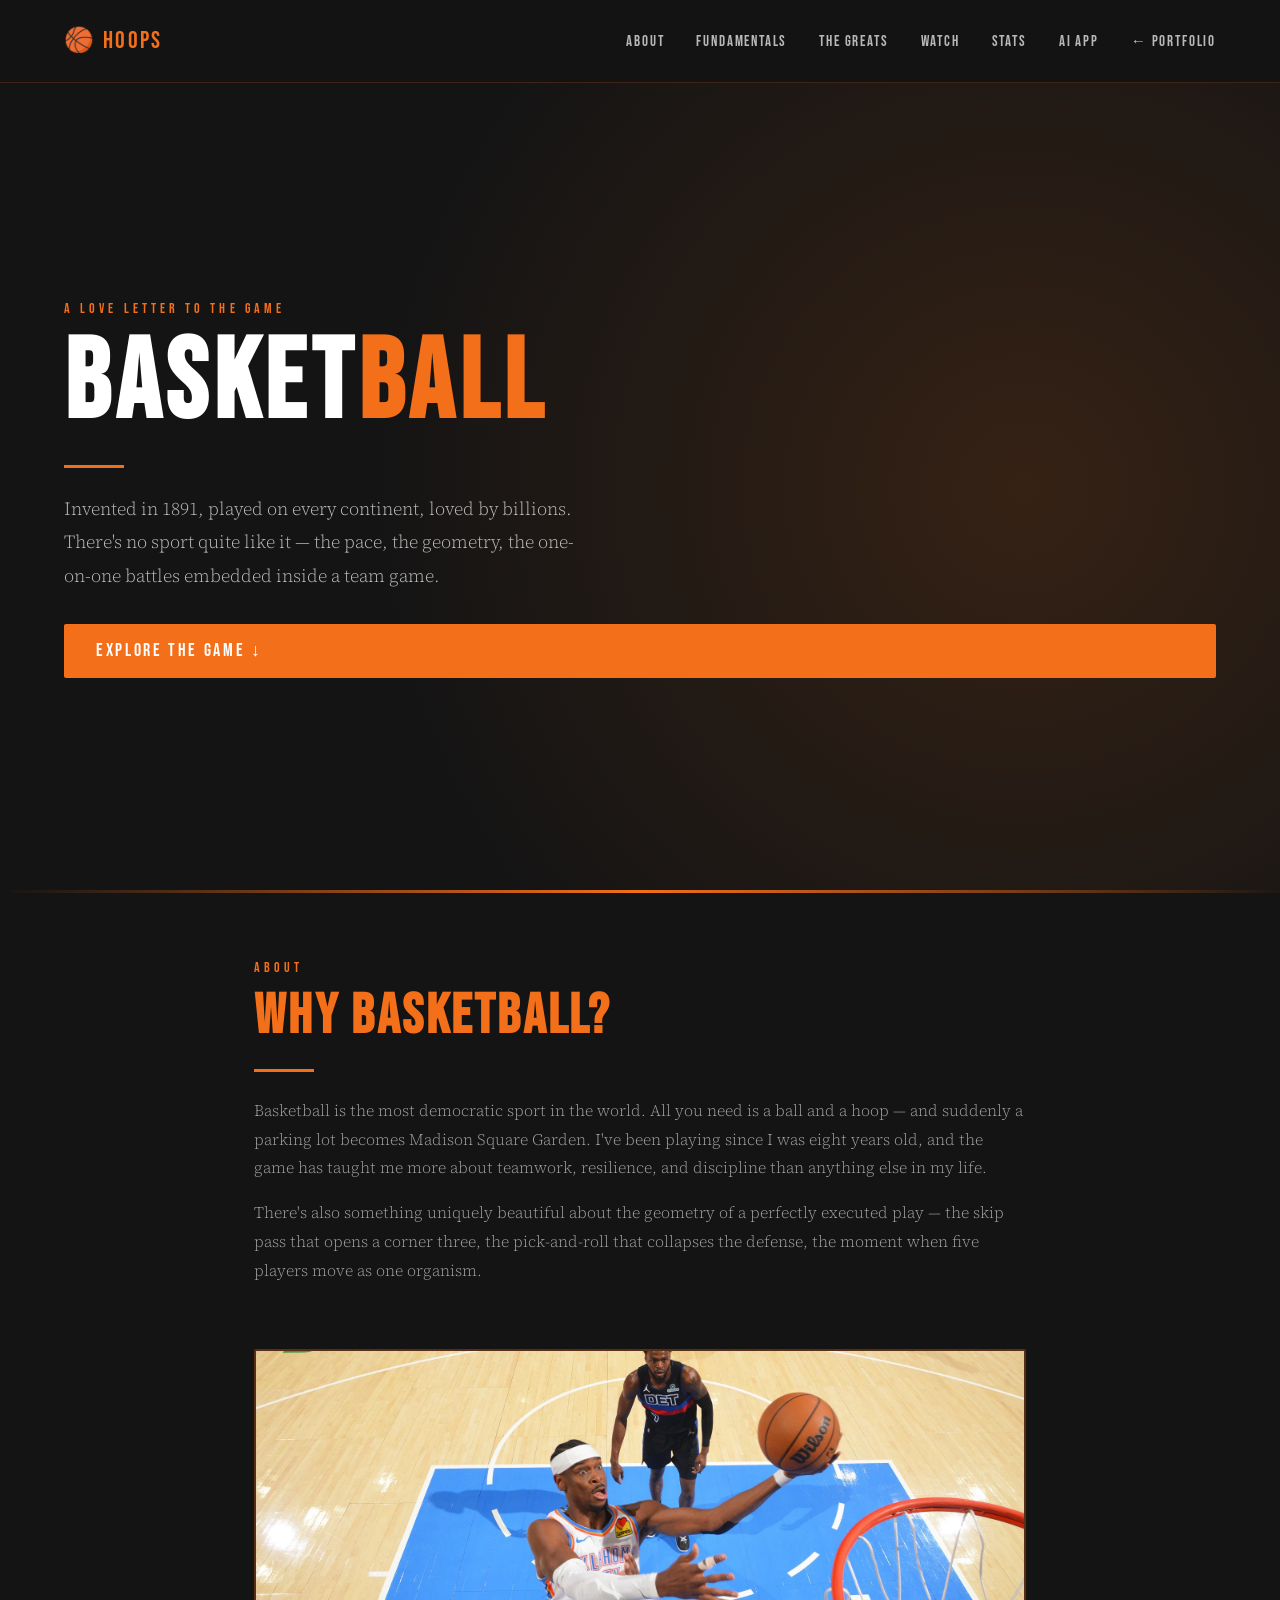
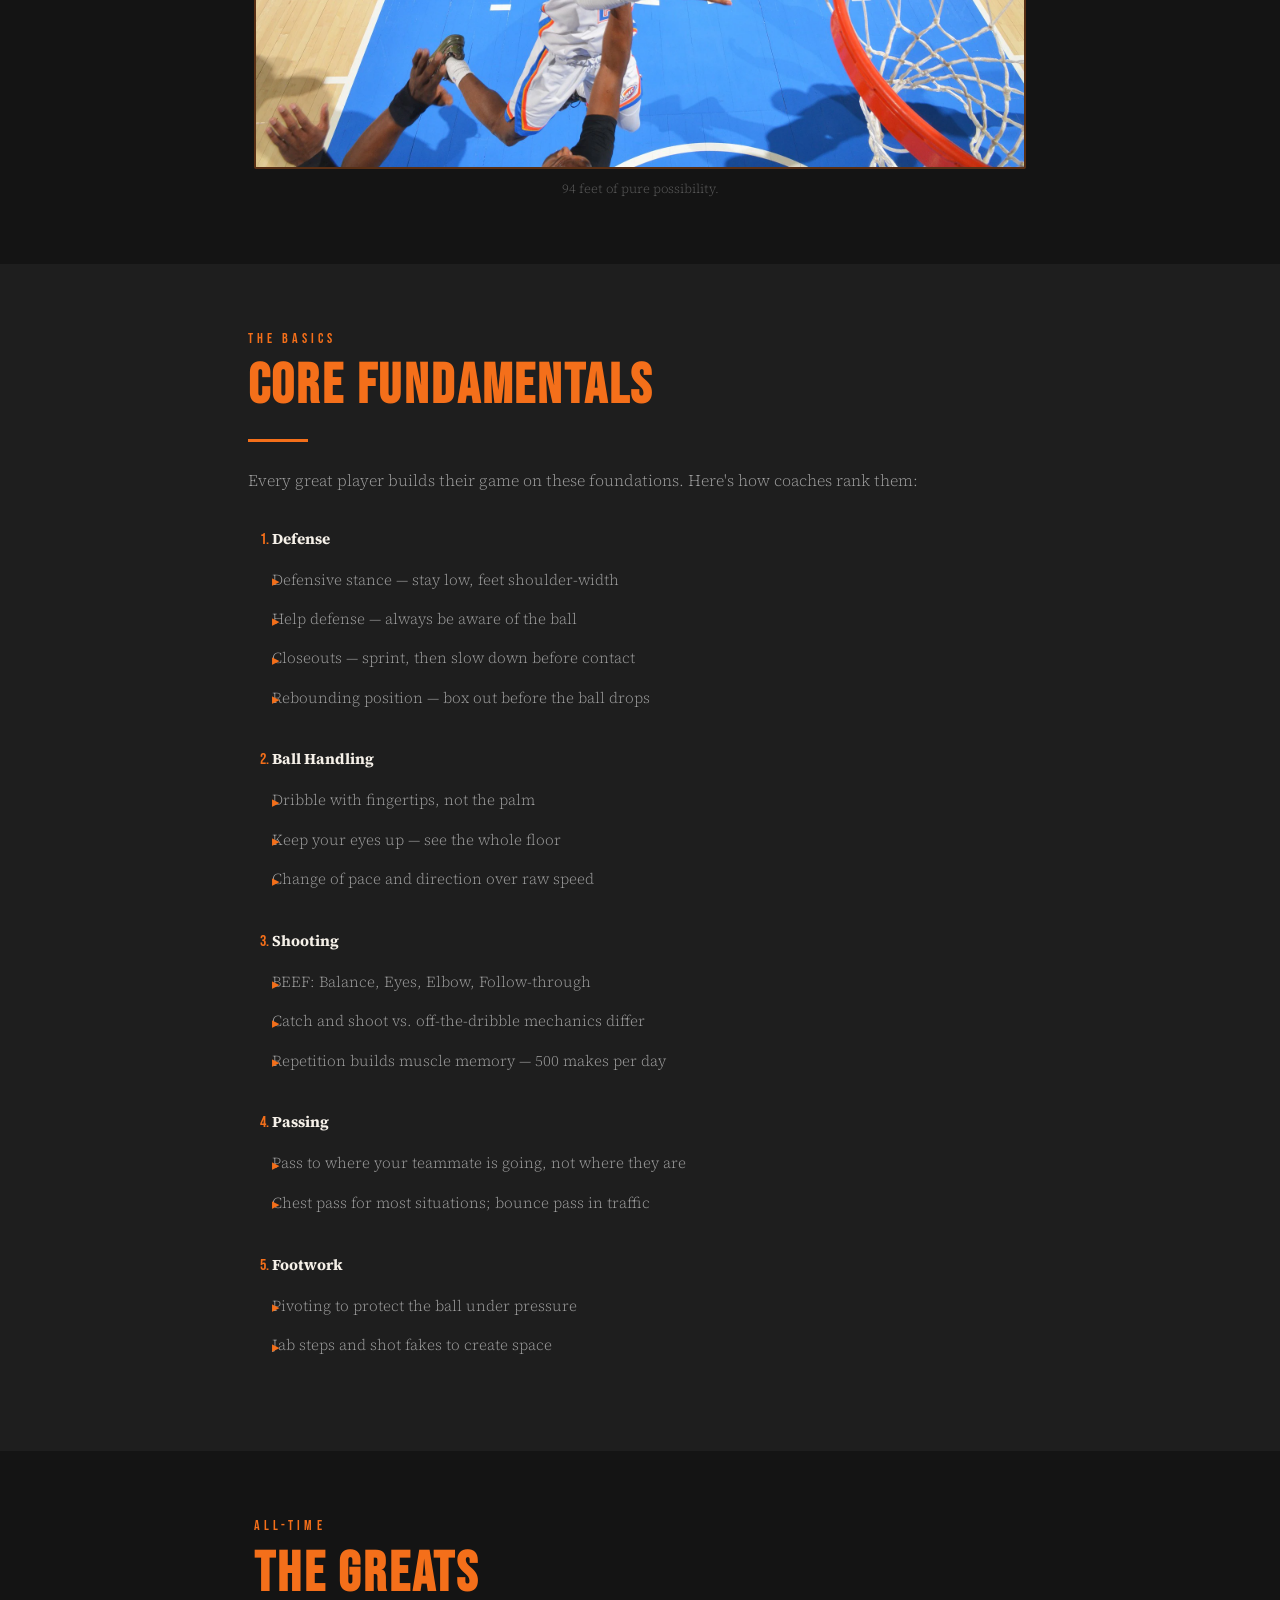
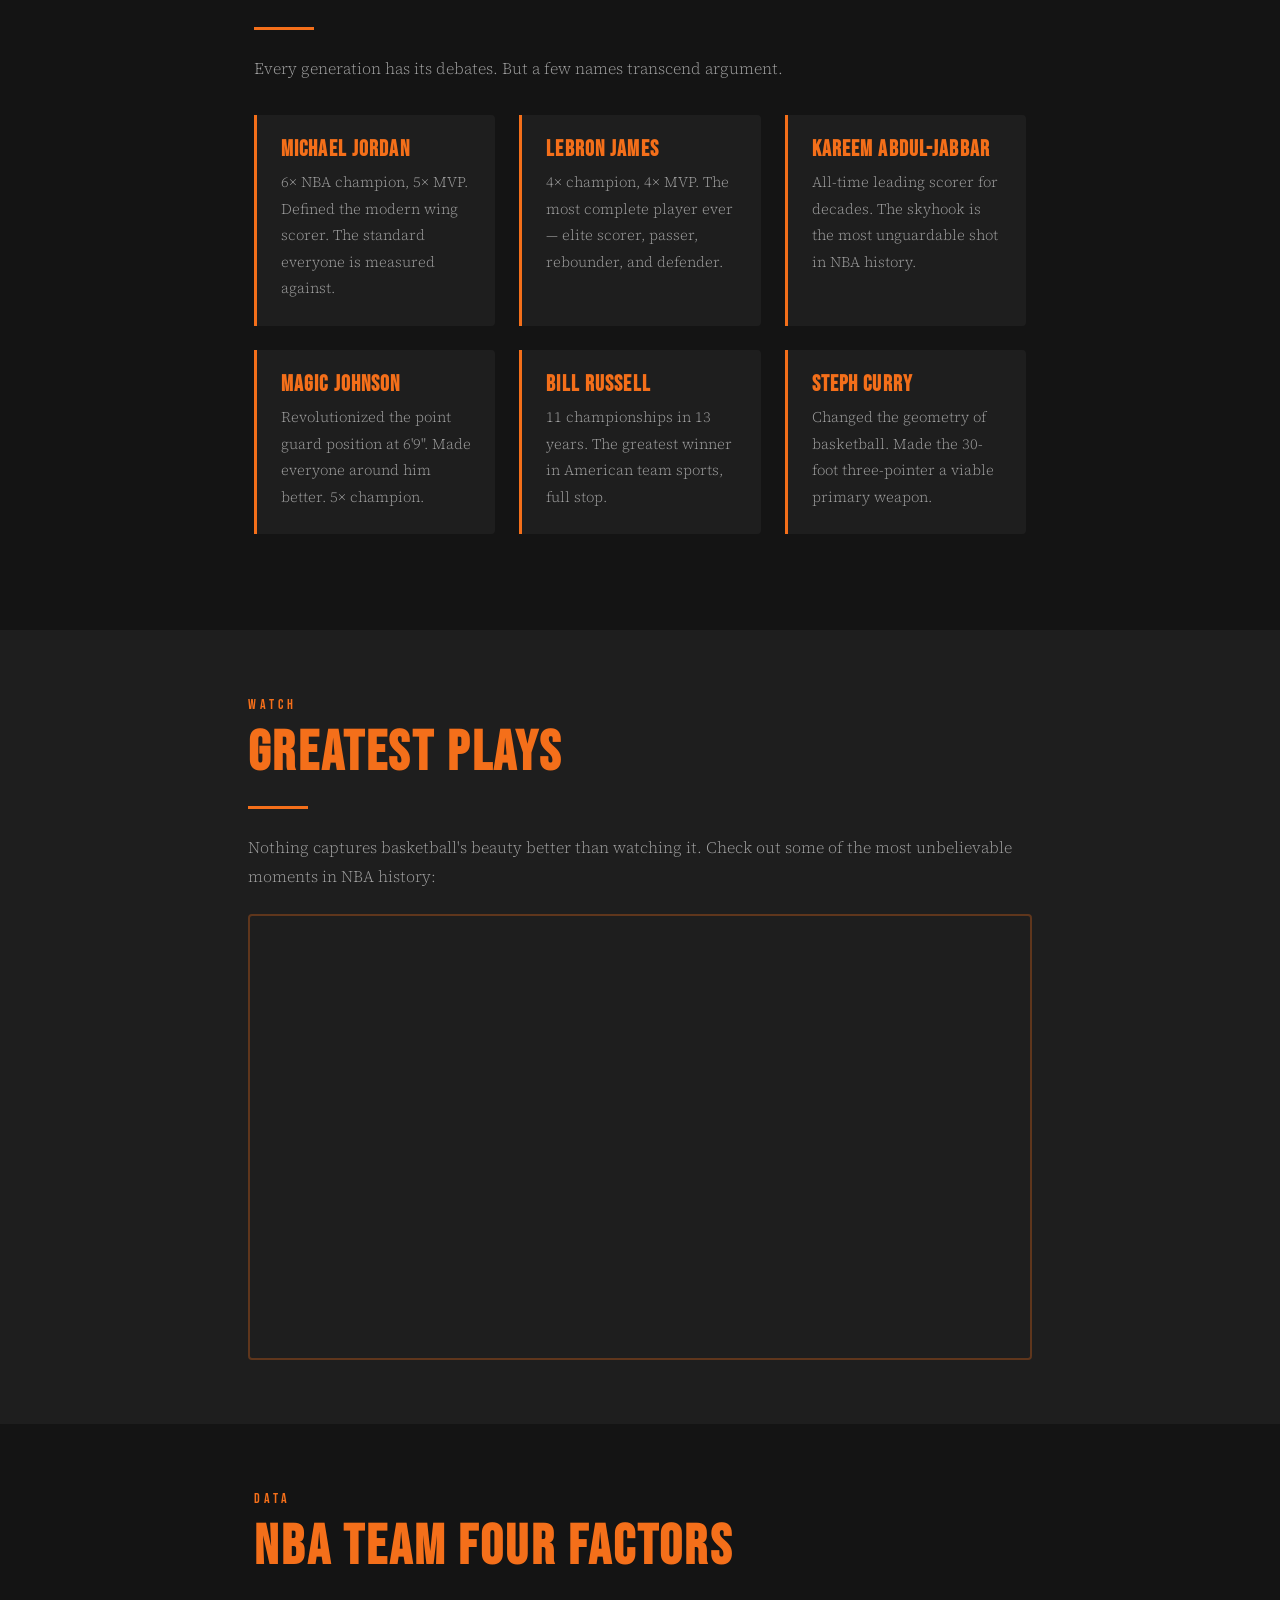
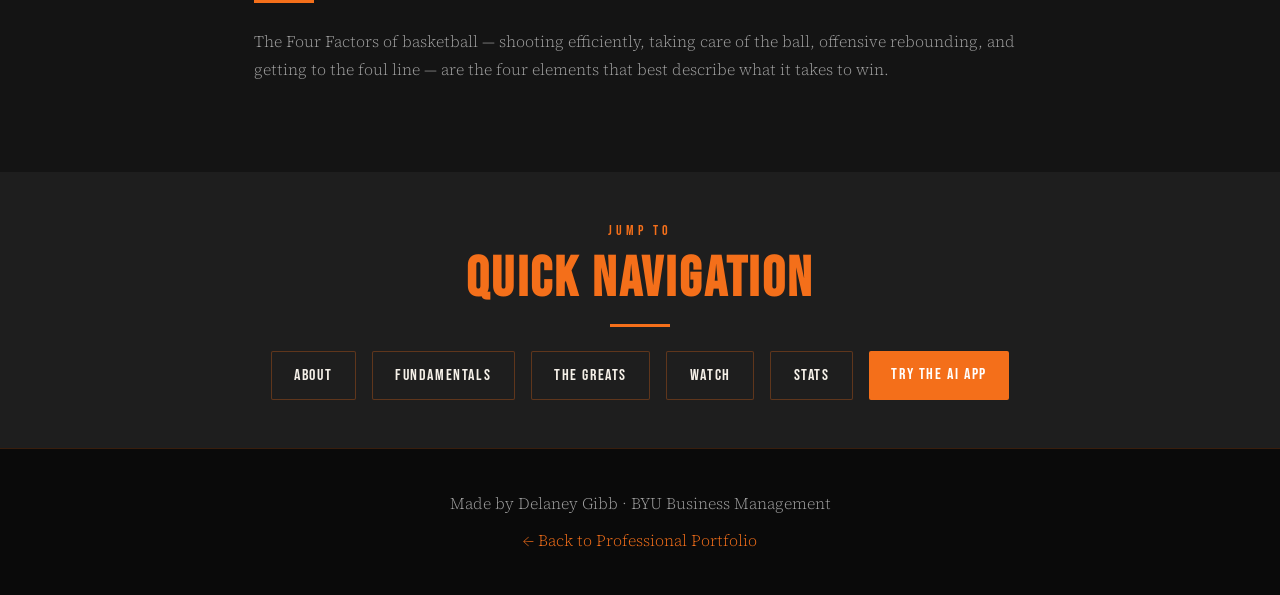
<file: scratch (8).html>
<!DOCTYPE html>
<html lang="en">
<head>
  <meta charset="UTF-8"/>
  <meta name="viewport" content="width=device-width, initial-scale=1.0"/>
  <title>Basketball — A Love Letter to the Game</title>
  <link rel="stylesheet" href="scratch.css"/>
</head>
<body>

<!-- Navigation back to professional pages -->
<nav class="scratch-nav">
  <span class="brand">🏀 Hoops</span>
  <ul>
    <li><a href="#about">About</a></li>
    <li><a href="#fundamentals">Fundamentals</a></li>
    <li><a href="#greats">The Greats</a></li>
    <li><a href="#watch">Watch</a></li>
    <li><a href="#stats">Stats</a></li>
    <li><a href="app.html">AI App</a></li>
    <li><a href="index.html">← Portfolio</a></li>
  </ul>
</nav>

<!-- HERO — on-page anchor -->
<div class="hero" id="top">
  <span class="eyebrow">A love letter to the game</span>
  <h1>Basket<span class="orange">ball</span></h1>
  <div class="divider"></div>
  <p style="max-width:520px; font-size:1.15rem; color:rgba(255,255,255,.7); margin-bottom:2rem;">
    Invented in 1891, played on every continent, loved by billions. There's no sport quite like it — the pace, the geometry, the one-on-one battles embedded inside a team game.
  </p>
  <a href="#about" style="display:inline-block; background:var(--orange); color:white; font-family:'Bebas Neue',sans-serif; font-size:1.1rem; letter-spacing:.15em; padding:.75rem 2rem; border-radius:2px;">Explore the Game ↓</a>
</div>

<!-- ABOUT — anchor -->
<div id="about" class="content-section">
  <span class="eyebrow">About</span>
  <h2>Why Basketball?</h2>
  <div class="divider"></div>
  <p>Basketball is the most democratic sport in the world. All you need is a ball and a hoop — and suddenly a parking lot becomes Madison Square Garden. I've been playing since I was eight years old, and the game has taught me more about teamwork, resilience, and discipline than anything else in my life.</p>
  <p style="margin-top:1rem;">There's also something uniquely beautiful about the geometry of a perfectly executed play — the skip pass that opens a corner three, the pick-and-roll that collapses the defense, the moment when five players move as one organism.</p>
</div>

<!-- IMAGE (not from Bootstrap theme) -->
<div class="content-section" style="padding-top:0;">
  <img
    class="court-img"
    src="sga-pistons1.webp"
    alt="SGA driving to the basket"
  />
  <p style="font-size:.8rem; margin-top:.5rem; color:rgba(255,255,255,.3); text-align:center;">94 feet of pure possibility.</p>
</div>

<!-- FUNDAMENTALS — anchor -->
<div id="fundamentals" class="dark-section">
  <div class="content-section" style="padding:0 5%;">
    <span class="eyebrow">The Basics</span>
    <h2>Core Fundamentals</h2>
    <div class="divider"></div>
    <p>Every great player builds their game on these foundations. Here's how coaches rank them:</p>

    <!-- Ordered list with unordered lists nested inside (requirement) -->
    <ol class="ranked-list" style="margin-top:1.5rem;">
      <li>
        <strong class="cream">Defense</strong>
        <ul class="styled-list" style="margin-top:.5rem; margin-bottom:1rem;">
          <li>Defensive stance — stay low, feet shoulder-width</li>
          <li>Help defense — always be aware of the ball</li>
          <li>Closeouts — sprint, then slow down before contact</li>
          <li>Rebounding position — box out before the ball drops</li>
        </ul>
      </li>
      <li>
        <strong class="cream">Ball Handling</strong>
        <ul class="styled-list" style="margin-top:.5rem; margin-bottom:1rem;">
          <li>Dribble with fingertips, not the palm</li>
          <li>Keep your eyes up — see the whole floor</li>
          <li>Change of pace and direction over raw speed</li>
        </ul>
      </li>
      <li>
        <strong class="cream">Shooting</strong>
        <ul class="styled-list" style="margin-top:.5rem; margin-bottom:1rem;">
          <li>BEEF: Balance, Eyes, Elbow, Follow-through</li>
          <li>Catch and shoot vs. off-the-dribble mechanics differ</li>
          <li>Repetition builds muscle memory — 500 makes per day</li>
        </ul>
      </li>
      <li>
        <strong class="cream">Passing</strong>
        <ul class="styled-list" style="margin-top:.5rem; margin-bottom:1rem;">
          <li>Pass to where your teammate is going, not where they are</li>
          <li>Chest pass for most situations; bounce pass in traffic</li>
        </ul>
      </li>
      <li>
        <strong class="cream">Footwork</strong>
        <ul class="styled-list" style="margin-top:.5rem; margin-bottom:1rem;">
          <li>Pivoting to protect the ball under pressure</li>
          <li>Jab steps and shot fakes to create space</li>
        </ul>
      </li>
    </ol>
  </div>
</div>

<!-- THE GREATS — anchor -->
<div id="greats" class="content-section">
  <span class="eyebrow">All-Time</span>
  <h2>The Greats</h2>
  <div class="divider"></div>
  <p>Every generation has its debates. But a few names transcend argument.</p>

  <div class="card-grid" style="margin-top:2rem;">
    <div class="bball-card">
      <h3>Michael Jordan</h3>
      <p>6× NBA champion, 5× MVP. Defined the modern wing scorer. The standard everyone is measured against.</p>
    </div>
    <div class="bball-card">
      <h3>LeBron James</h3>
      <p>4× champion, 4× MVP. The most complete player ever — elite scorer, passer, rebounder, and defender.</p>
    </div>
    <div class="bball-card">
      <h3>Kareem Abdul-Jabbar</h3>
      <p>All-time leading scorer for decades. The skyhook is the most unguardable shot in NBA history.</p>
    </div>
    <div class="bball-card">
      <h3>Magic Johnson</h3>
      <p>Revolutionized the point guard position at 6'9". Made everyone around him better. 5× champion.</p>
    </div>
    <div class="bball-card">
      <h3>Bill Russell</h3>
      <p>11 championships in 13 years. The greatest winner in American team sports, full stop.</p>
    </div>
    <div class="bball-card">
      <h3>Steph Curry</h3>
      <p>Changed the geometry of basketball. Made the 30-foot three-pointer a viable primary weapon.</p>
    </div>
  </div>
</div>

<!-- WATCH / VIDEO — anchor -->
<div id="watch" class="dark-section">
  <div class="content-section" style="padding:0 5%;">
    <span class="eyebrow">Watch</span>
    <h2>Greatest Plays</h2>
    <div class="divider"></div>
    <p>Nothing captures basketball's beauty better than watching it. Check out some of the most unbelievable moments in NBA history:</p>

    <!-- Embedded YouTube video (requirement) -->
    <div class="video-wrap">
      <iframe
        src="https://www.youtube.com/embed/jbW4f60dCNA"
        title="NBA Greatest Moments"
        allow="accelerometer; autoplay; clipboard-write; encrypted-media; gyroscope; picture-in-picture; web-share"
        allowfullscreen>
      </iframe>
    </div>
  </div>
</div>

<!-- TABLEAU — anchor -->
<div id="stats" class="content-section">
  <span class="eyebrow">Data</span>
  <h2>NBA Team Four Factors</h2>
  <div class="divider"></div>
  <p>The Four Factors of basketball — shooting efficiently, taking care of the ball, offensive rebounding, and getting to the foul line — are the four elements that best describe what it takes to win.</p>

  <div style="overflow-x:auto; margin-top:1.5rem;">
    <div class='tableauPlaceholder' id='viz1776207674682' style='position: relative; width:100%;'>
      <noscript><a href='#'><img alt='Four Factors' src='https://public.tableau.com/static/images/NB/NBATeamFourFactors/FourFactors/1_rss.png' style='border: none'/></a></noscript>
      <object class='tableauViz' style='display:none;'>
        <param name='host_url' value='https%3A%2F%2Fpublic.tableau.com%2F'/>
        <param name='embed_code_version' value='3'/>
        <param name='site_root' value=''/>
        <param name='name' value='NBATeamFourFactors/FourFactors'/>
        <param name='tabs' value='no'/>
        <param name='toolbar' value='yes'/>
        <param name='static_image' value='https://public.tableau.com/static/images/NB/NBATeamFourFactors/FourFactors/1.png'/>
        <param name='animate_transition' value='yes'/>
        <param name='display_static_image' value='yes'/>
        <param name='display_spinner' value='yes'/>
        <param name='display_overlay' value='yes'/>
        <param name='display_count' value='yes'/>
        <param name='language' value='en-US'/>
      </object>
    </div>
    <script type='text/javascript'>
      var divElement = document.getElementById('viz1776207674682');
      var vizElement = divElement.getElementsByTagName('object')[0];
      vizElement.style.width='100%';
      vizElement.style.height='800px';
      var scriptElement = document.createElement('script');
      scriptElement.src = 'https://public.tableau.com/javascripts/api/viz_v1.js';
      vizElement.parentNode.insertBefore(scriptElement, vizElement);
    </script>
  </div>
</div>

<!-- QUICK NAV — on-page anchors -->
<div class="dark-section" style="text-align:center; padding:3rem 5%;">
  <span class="eyebrow">Jump To</span>
  <h2>Quick Navigation</h2>
  <div class="divider" style="margin:1rem auto;"></div>
  <div style="display:flex; flex-wrap:wrap; justify-content:center; gap:1rem; margin-top:1.5rem;">
    <a href="#about" style="background:var(--mid); color:var(--cream); font-family:'Bebas Neue',sans-serif; letter-spacing:.1em; padding:.6rem 1.4rem; border-radius:2px; border:1px solid rgba(244,111,26,.3);">About</a>
    <a href="#fundamentals" style="background:var(--mid); color:var(--cream); font-family:'Bebas Neue',sans-serif; letter-spacing:.1em; padding:.6rem 1.4rem; border-radius:2px; border:1px solid rgba(244,111,26,.3);">Fundamentals</a>
    <a href="#greats" style="background:var(--mid); color:var(--cream); font-family:'Bebas Neue',sans-serif; letter-spacing:.1em; padding:.6rem 1.4rem; border-radius:2px; border:1px solid rgba(244,111,26,.3);">The Greats</a>
    <a href="#watch" style="background:var(--mid); color:var(--cream); font-family:'Bebas Neue',sans-serif; letter-spacing:.1em; padding:.6rem 1.4rem; border-radius:2px; border:1px solid rgba(244,111,26,.3);">Watch</a>
    <a href="#stats" style="background:var(--mid); color:var(--cream); font-family:'Bebas Neue',sans-serif; letter-spacing:.1em; padding:.6rem 1.4rem; border-radius:2px; border:1px solid rgba(244,111,26,.3);">Stats</a>
    <a href="app.html" style="background:var(--orange); color:white; font-family:'Bebas Neue',sans-serif; letter-spacing:.1em; padding:.6rem 1.4rem; border-radius:2px;">Try the AI App</a>
  </div>
</div>

<footer class="scratch-footer">
  <p>Made by Delaney Gibb · BYU Business Management</p>
  <p style="margin-top:.5rem;"><a href="index.html">← Back to Professional Portfolio</a></p>
</footer>

</body>
</html>
</file>
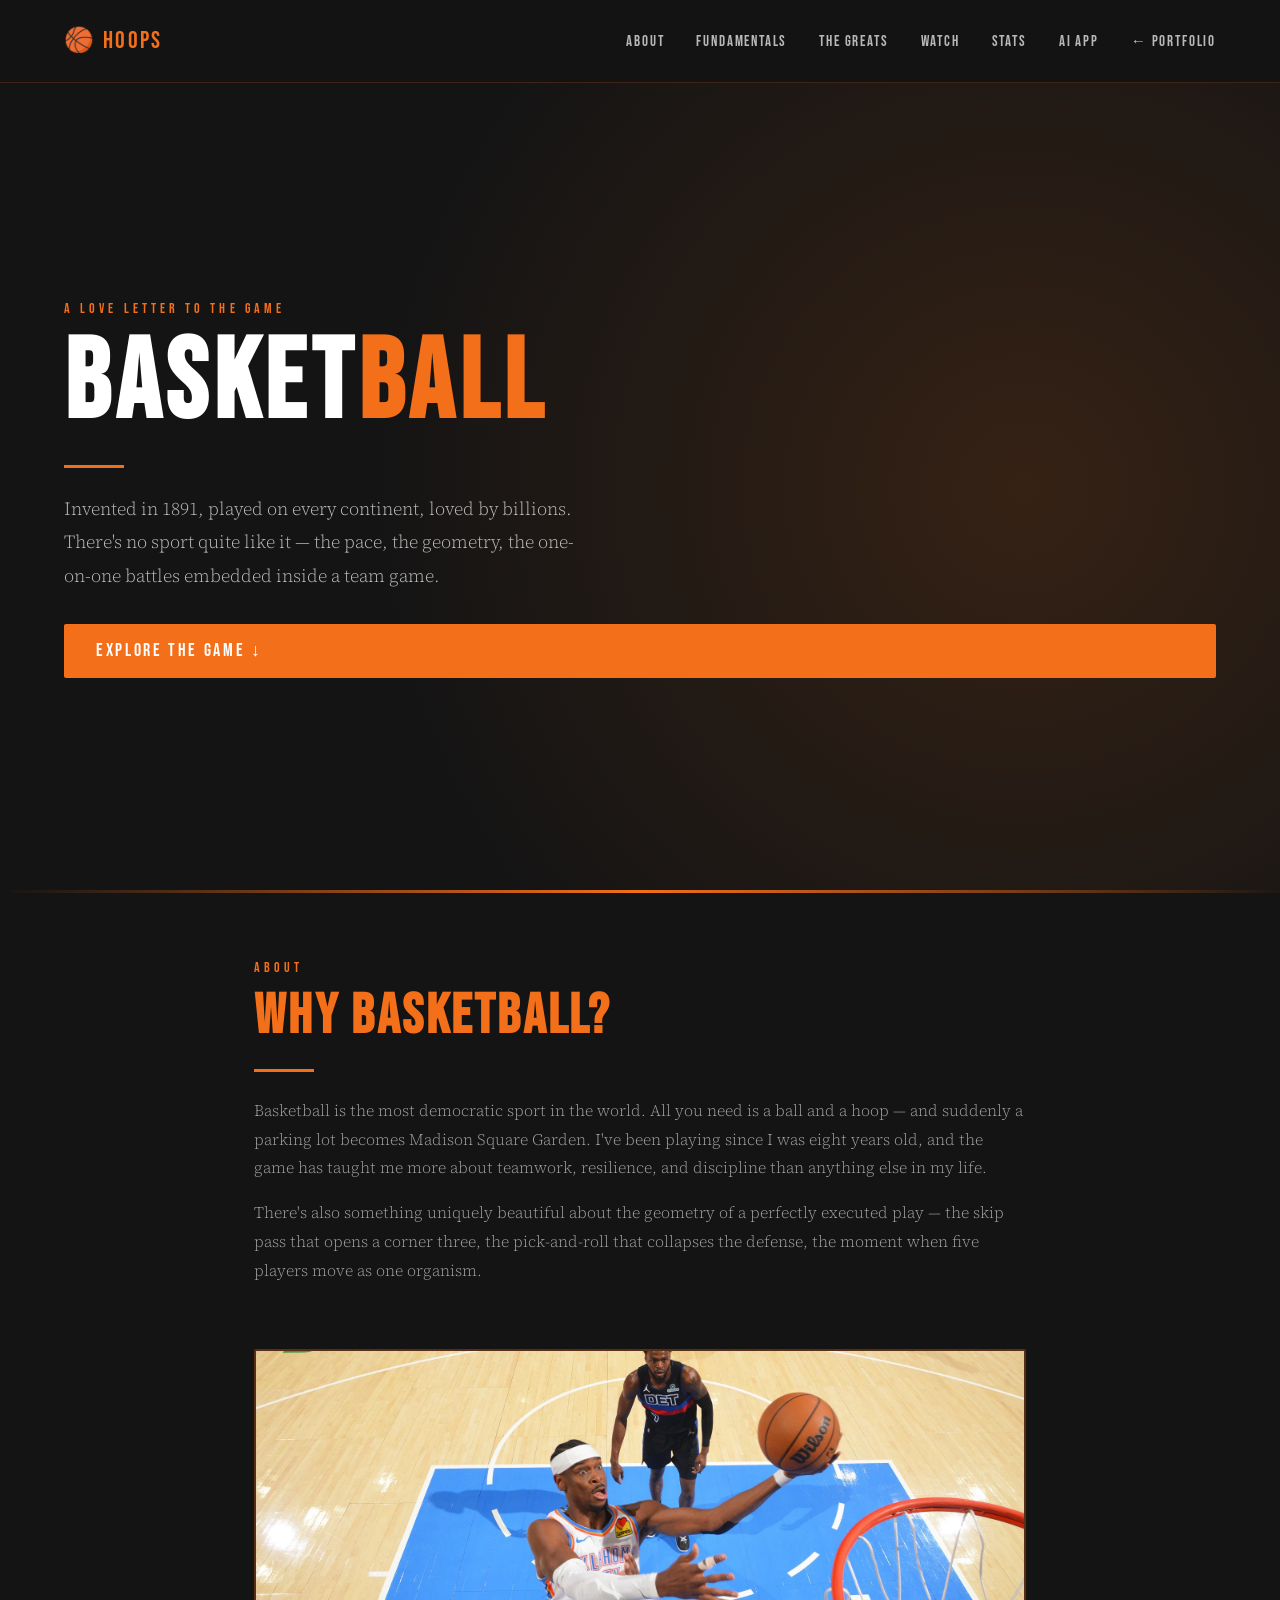
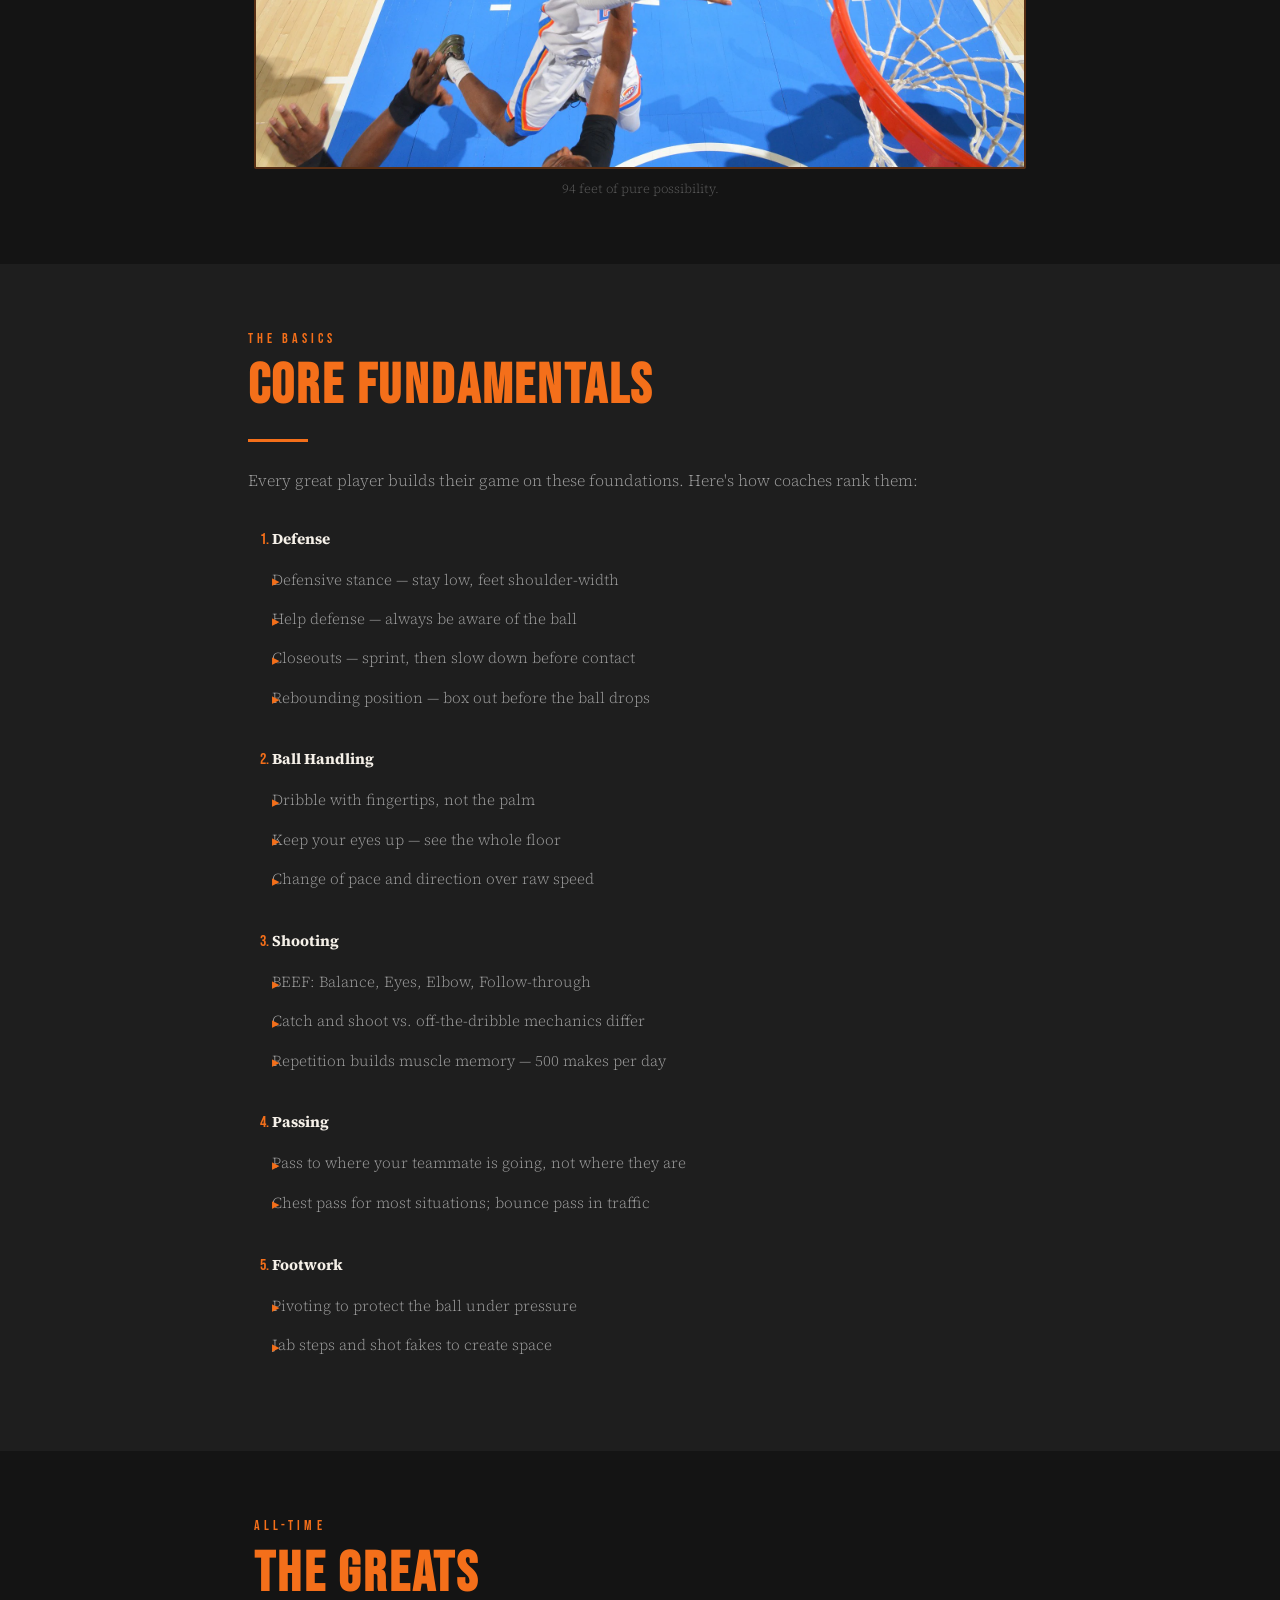
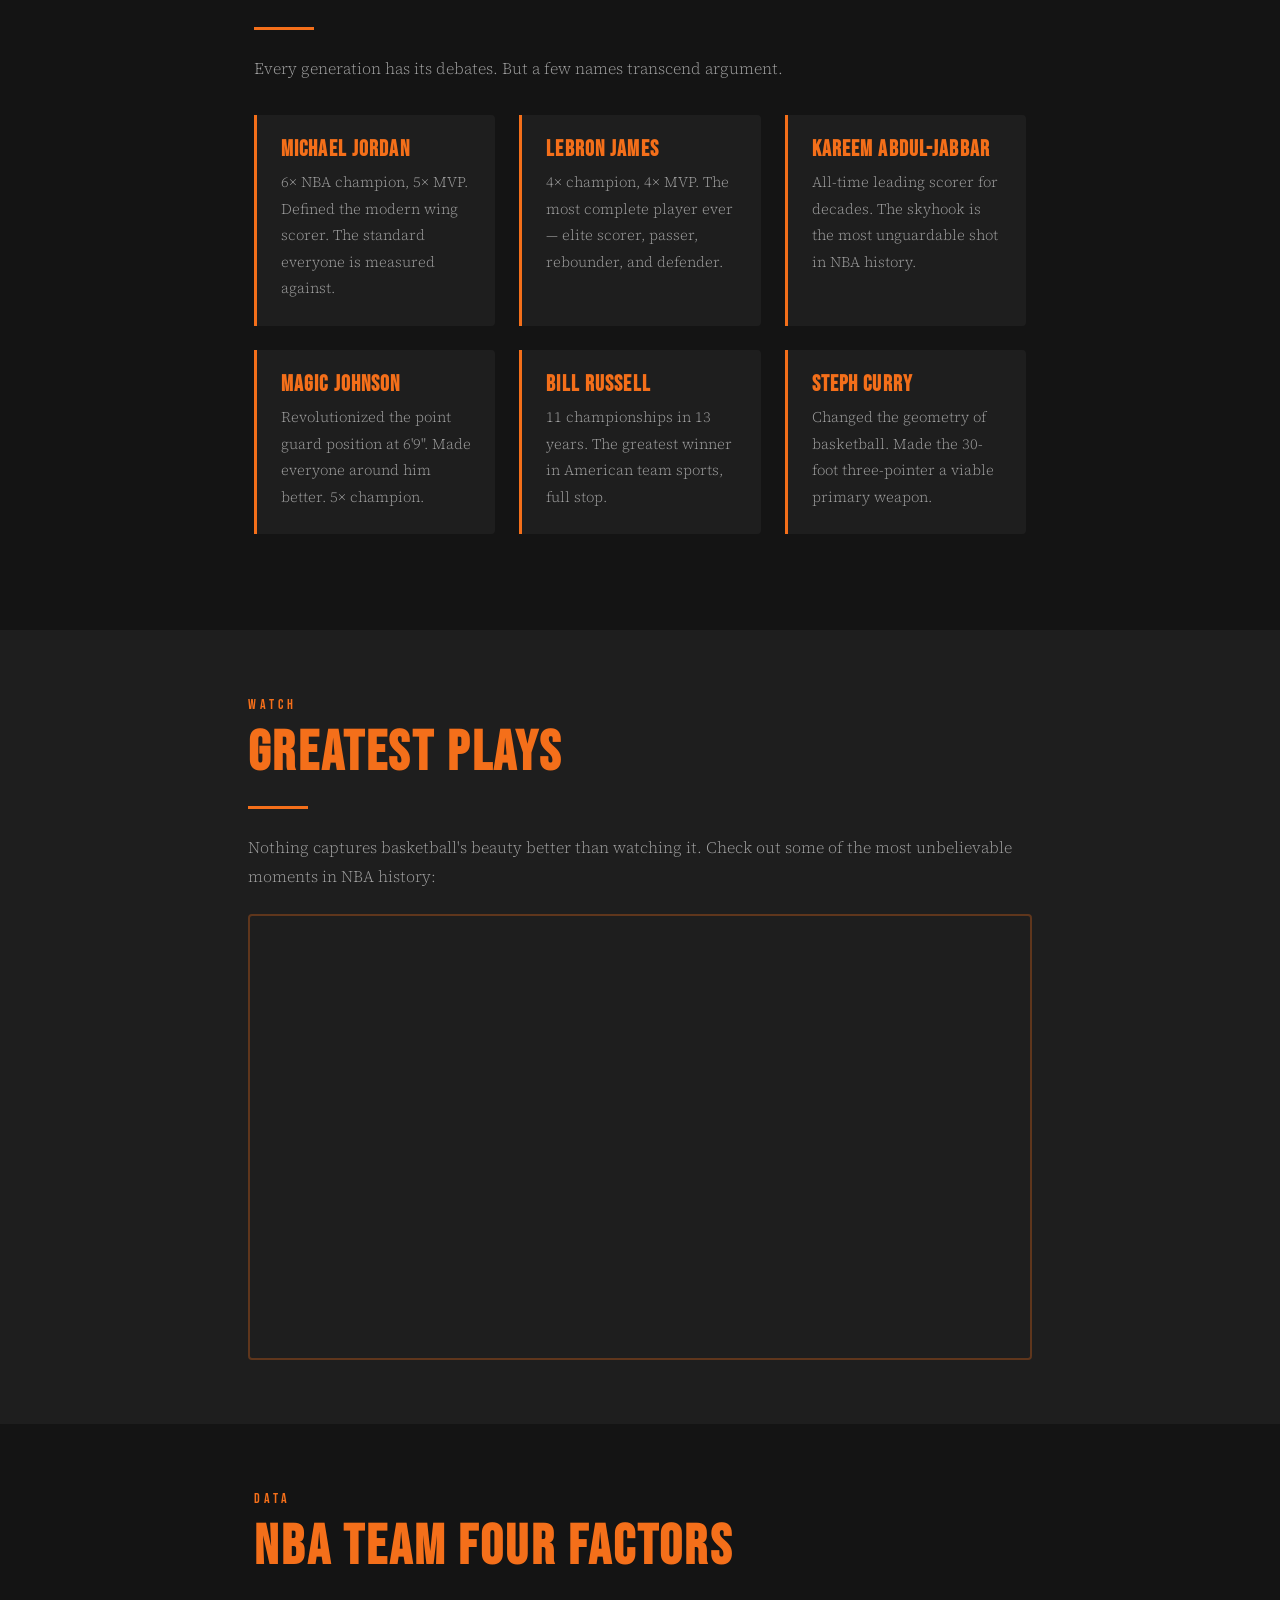
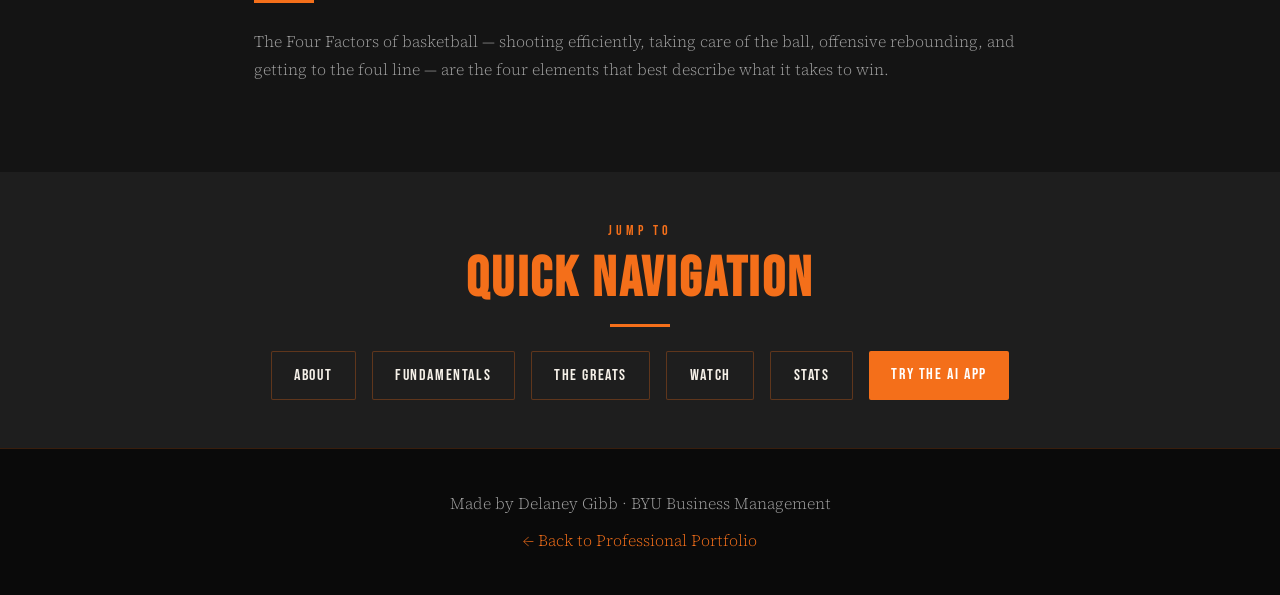
<file: scratch (9).html>
<!DOCTYPE html>
<html lang="en">
<head>
  <meta charset="UTF-8"/>
  <meta name="viewport" content="width=device-width, initial-scale=1.0"/>
  <title>Basketball — A Love Letter to the Game</title>
  <link rel="stylesheet" href="scratch.css"/>
</head>
<body>

<!-- Navigation back to professional pages -->
<nav class="scratch-nav">
  <span class="brand">🏀 Hoops</span>
  <ul>
    <li><a href="#about">About</a></li>
    <li><a href="#fundamentals">Fundamentals</a></li>
    <li><a href="#greats">The Greats</a></li>
    <li><a href="#watch">Watch</a></li>
    <li><a href="#stats">Stats</a></li>
    <li><a href="app.html">AI App</a></li>
    <li><a href="index.html">← Portfolio</a></li>
  </ul>
</nav>

<!-- HERO — on-page anchor -->
<div class="hero" id="top">
  <span class="eyebrow">A love letter to the game</span>
  <h1>Basket<span class="orange">ball</span></h1>
  <div class="divider"></div>
  <p style="max-width:520px; font-size:1.15rem; color:rgba(255,255,255,.7); margin-bottom:2rem;">
    Invented in 1891, played on every continent, loved by billions. There's no sport quite like it — the pace, the geometry, the one-on-one battles embedded inside a team game.
  </p>
  <a href="#about" style="display:inline-block; background:var(--orange); color:white; font-family:'Bebas Neue',sans-serif; font-size:1.1rem; letter-spacing:.15em; padding:.75rem 2rem; border-radius:2px;">Explore the Game ↓</a>
</div>

<!-- ABOUT — anchor -->
<div id="about" class="content-section">
  <span class="eyebrow">About</span>
  <h2>Why Basketball?</h2>
  <div class="divider"></div>
  <p>Basketball is the most democratic sport in the world. All you need is a ball and a hoop — and suddenly a parking lot becomes Madison Square Garden. I've been playing since I was eight years old, and the game has taught me more about teamwork, resilience, and discipline than anything else in my life.</p>
  <p style="margin-top:1rem;">There's also something uniquely beautiful about the geometry of a perfectly executed play — the skip pass that opens a corner three, the pick-and-roll that collapses the defense, the moment when five players move as one organism.</p>
</div>

<!-- IMAGE (not from Bootstrap theme) -->
<div class="content-section" style="padding-top:0;">
  <img
    class="court-img"
    src="sga-pistons1.webp"
    alt="SGA driving to the basket"
  />
  <p style="font-size:.8rem; margin-top:.5rem; color:rgba(255,255,255,.3); text-align:center;">94 feet of pure possibility.</p>
</div>

<!-- FUNDAMENTALS — anchor -->
<div id="fundamentals" class="dark-section">
  <div class="content-section" style="padding:0 5%;">
    <span class="eyebrow">The Basics</span>
    <h2>Core Fundamentals</h2>
    <div class="divider"></div>
    <p>Every great player builds their game on these foundations. Here's how coaches rank them:</p>

    <!-- Ordered list with unordered lists nested inside (requirement) -->
    <ol class="ranked-list" style="margin-top:1.5rem;">
      <li>
        <strong class="cream">Defense</strong>
        <ul class="styled-list" style="margin-top:.5rem; margin-bottom:1rem;">
          <li>Defensive stance — stay low, feet shoulder-width</li>
          <li>Help defense — always be aware of the ball</li>
          <li>Closeouts — sprint, then slow down before contact</li>
          <li>Rebounding position — box out before the ball drops</li>
        </ul>
      </li>
      <li>
        <strong class="cream">Ball Handling</strong>
        <ul class="styled-list" style="margin-top:.5rem; margin-bottom:1rem;">
          <li>Dribble with fingertips, not the palm</li>
          <li>Keep your eyes up — see the whole floor</li>
          <li>Change of pace and direction over raw speed</li>
        </ul>
      </li>
      <li>
        <strong class="cream">Shooting</strong>
        <ul class="styled-list" style="margin-top:.5rem; margin-bottom:1rem;">
          <li>BEEF: Balance, Eyes, Elbow, Follow-through</li>
          <li>Catch and shoot vs. off-the-dribble mechanics differ</li>
          <li>Repetition builds muscle memory — 500 makes per day</li>
        </ul>
      </li>
      <li>
        <strong class="cream">Passing</strong>
        <ul class="styled-list" style="margin-top:.5rem; margin-bottom:1rem;">
          <li>Pass to where your teammate is going, not where they are</li>
          <li>Chest pass for most situations; bounce pass in traffic</li>
        </ul>
      </li>
      <li>
        <strong class="cream">Footwork</strong>
        <ul class="styled-list" style="margin-top:.5rem; margin-bottom:1rem;">
          <li>Pivoting to protect the ball under pressure</li>
          <li>Jab steps and shot fakes to create space</li>
        </ul>
      </li>
    </ol>
  </div>
</div>

<!-- THE GREATS — anchor -->
<div id="greats" class="content-section">
  <span class="eyebrow">All-Time</span>
  <h2>The Greats</h2>
  <div class="divider"></div>
  <p>Every generation has its debates. But a few names transcend argument.</p>

  <div class="card-grid" style="margin-top:2rem;">
    <div class="bball-card">
      <h3>Michael Jordan</h3>
      <p>6× NBA champion, 5× MVP. Defined the modern wing scorer. The standard everyone is measured against.</p>
    </div>
    <div class="bball-card">
      <h3>LeBron James</h3>
      <p>4× champion, 4× MVP. The most complete player ever — elite scorer, passer, rebounder, and defender.</p>
    </div>
    <div class="bball-card">
      <h3>Kareem Abdul-Jabbar</h3>
      <p>All-time leading scorer for decades. The skyhook is the most unguardable shot in NBA history.</p>
    </div>
    <div class="bball-card">
      <h3>Magic Johnson</h3>
      <p>Revolutionized the point guard position at 6'9". Made everyone around him better. 5× champion.</p>
    </div>
    <div class="bball-card">
      <h3>Bill Russell</h3>
      <p>11 championships in 13 years. The greatest winner in American team sports, full stop.</p>
    </div>
    <div class="bball-card">
      <h3>Steph Curry</h3>
      <p>Changed the geometry of basketball. Made the 30-foot three-pointer a viable primary weapon.</p>
    </div>
  </div>
</div>

<!-- WATCH / VIDEO — anchor -->
<div id="watch" class="dark-section">
  <div class="content-section" style="padding:0 5%;">
    <span class="eyebrow">Watch</span>
    <h2>Greatest Plays</h2>
    <div class="divider"></div>
    <p>Nothing captures basketball's beauty better than watching it. Check out some of the most unbelievable moments in NBA history:</p>

    <!-- Embedded YouTube video (requirement) -->
    <div class="video-wrap">
      <iframe
        src="https://www.youtube.com/embed/jbW4f60dCNA"
        title="NBA Greatest Moments"
        allow="accelerometer; autoplay; clipboard-write; encrypted-media; gyroscope; picture-in-picture; web-share"
        allowfullscreen>
      </iframe>
    </div>
  </div>
</div>

<!-- TABLEAU — anchor -->
<div id="stats" class="content-section">
  <span class="eyebrow">Data</span>
  <h2>NBA Team Four Factors</h2>
  <div class="divider"></div>
  <p>The Four Factors of basketball — shooting efficiently, taking care of the ball, offensive rebounding, and getting to the foul line — are the four elements that best describe what it takes to win.</p>

  <div style="overflow-x:auto; margin-top:1.5rem; width:100%;">
    <div class='tableauPlaceholder' id='viz1776207674682' style='position: relative; width:100%;'>
      <noscript><a href='#'><img alt='Four Factors' src='https://public.tableau.com/static/images/NB/NBATeamFourFactors/FourFactors/1_rss.png' style='border: none'/></a></noscript>
      <object class='tableauViz' style='display:none;'>
        <param name='host_url' value='https%3A%2F%2Fpublic.tableau.com%2F'/>
        <param name='embed_code_version' value='3'/>
        <param name='site_root' value=''/>
        <param name='name' value='NBATeamFourFactors/FourFactors'/>
        <param name='tabs' value='no'/>
        <param name='toolbar' value='yes'/>
        <param name='static_image' value='https://public.tableau.com/static/images/NB/NBATeamFourFactors/FourFactors/1.png'/>
        <param name='animate_transition' value='yes'/>
        <param name='display_static_image' value='yes'/>
        <param name='display_spinner' value='yes'/>
        <param name='display_overlay' value='yes'/>
        <param name='display_count' value='yes'/>
        <param name='language' value='en-US'/>
      </object>
    </div>
    <script type='text/javascript'>
      var divElement = document.getElementById('viz1776207674682');
      var vizElement = divElement.getElementsByTagName('object')[0];
      vizElement.style.width='100%';
      vizElement.style.height='1600px';
      var scriptElement = document.createElement('script');
      scriptElement.src = 'https://public.tableau.com/javascripts/api/viz_v1.js';
      vizElement.parentNode.insertBefore(scriptElement, vizElement);
    </script>
  </div>
</div>

<!-- QUICK NAV — on-page anchors -->
<div class="dark-section" style="text-align:center; padding:3rem 5%;">
  <span class="eyebrow">Jump To</span>
  <h2>Quick Navigation</h2>
  <div class="divider" style="margin:1rem auto;"></div>
  <div style="display:flex; flex-wrap:wrap; justify-content:center; gap:1rem; margin-top:1.5rem;">
    <a href="#about" style="background:var(--mid); color:var(--cream); font-family:'Bebas Neue',sans-serif; letter-spacing:.1em; padding:.6rem 1.4rem; border-radius:2px; border:1px solid rgba(244,111,26,.3);">About</a>
    <a href="#fundamentals" style="background:var(--mid); color:var(--cream); font-family:'Bebas Neue',sans-serif; letter-spacing:.1em; padding:.6rem 1.4rem; border-radius:2px; border:1px solid rgba(244,111,26,.3);">Fundamentals</a>
    <a href="#greats" style="background:var(--mid); color:var(--cream); font-family:'Bebas Neue',sans-serif; letter-spacing:.1em; padding:.6rem 1.4rem; border-radius:2px; border:1px solid rgba(244,111,26,.3);">The Greats</a>
    <a href="#watch" style="background:var(--mid); color:var(--cream); font-family:'Bebas Neue',sans-serif; letter-spacing:.1em; padding:.6rem 1.4rem; border-radius:2px; border:1px solid rgba(244,111,26,.3);">Watch</a>
    <a href="#stats" style="background:var(--mid); color:var(--cream); font-family:'Bebas Neue',sans-serif; letter-spacing:.1em; padding:.6rem 1.4rem; border-radius:2px; border:1px solid rgba(244,111,26,.3);">Stats</a>
    <a href="app.html" style="background:var(--orange); color:white; font-family:'Bebas Neue',sans-serif; letter-spacing:.1em; padding:.6rem 1.4rem; border-radius:2px;">Try the AI App</a>
  </div>
</div>

<footer class="scratch-footer">
  <p>Made by Delaney Gibb · BYU Business Management</p>
  <p style="margin-top:.5rem;"><a href="index.html">← Back to Professional Portfolio</a></p>
</footer>

</body>
</html>
</file>
<file: scratch.css>
/* scratch.css — Custom stylesheet for basketball scratch page */

@import url('https://fonts.googleapis.com/css2?family=Bebas+Neue&family=Source+Serif+4:ital,wght@0,300;0,400;1,300&display=swap');

:root {
  --orange: #f46f1a;
  --dark: #141414;
  --mid: #1e1e1e;
  --light-gray: #a0a0a0;
  --cream: #f5f0e8;
  --white: #ffffff;
}

* { box-sizing: border-box; margin: 0; padding: 0; }

/* Font color and font family styles */
body {
  background-color: var(--dark);
  color: var(--white);
  font-family: 'Source Serif 4', Georgia, serif;
  font-weight: 300;
  line-height: 1.75;
}

h1, h2, h3 {
  font-family: 'Bebas Neue', Impact, sans-serif;
  letter-spacing: .05em;
  line-height: 1;
  color: var(--white);
}

h1 { font-size: clamp(3.5rem, 10vw, 7rem); }
h2 { font-size: clamp(2rem, 5vw, 3.5rem); color: var(--orange); }
h3 { font-size: 1.6rem; color: var(--cream); }

p { font-size: 1rem; color: var(--light-gray); line-height: 1.8; }

a { color: var(--orange); text-decoration: none; transition: opacity .2s; }
a:hover { opacity: .75; }

/* Div 1: Hero section */
div.hero {
  background-color: var(--dark);
  background-image: radial-gradient(circle at 80% 50%, rgba(244,111,26,.15) 0%, transparent 60%);
  min-height: 90vh;
  display: flex;
  flex-direction: column;
  justify-content: center;
  padding: 4rem 5%;
  position: relative;
  overflow: hidden;
}

div.hero::after {
  content: '';
  position: absolute;
  bottom: 0; left: 0; right: 0;
  height: 3px;
  background: linear-gradient(90deg, transparent, var(--orange), transparent);
}

/* Div 2: Content section */
div.content-section {
  max-width: 900px;
  margin: 0 auto;
  padding: 4rem 5%;
}

/* Div 3: Card grid */
div.card-grid {
  display: grid;
  grid-template-columns: repeat(auto-fit, minmax(240px, 1fr));
  gap: 1.5rem;
  margin: 2rem 0;
}

/* Div 4: Individual card */
div.bball-card {
  background: var(--mid);
  border-left: 3px solid var(--orange);
  padding: 1.5rem;
  border-radius: 0 4px 4px 0;
  transition: transform .2s;
}

div.bball-card:hover { transform: translateY(-3px); }

div.bball-card h3 {
  font-family: 'Bebas Neue', sans-serif;
  font-size: 1.4rem;
  color: var(--orange);
  margin-bottom: .5rem;
}

div.bball-card p { font-size: .92rem; }

/* Div 5: Dark section */
div.dark-section {
  background: var(--mid);
  padding: 4rem 5%;
}

.eyebrow {
  font-family: 'Bebas Neue', sans-serif;
  font-size: .85rem;
  letter-spacing: .3em;
  color: var(--orange);
  text-transform: uppercase;
  display: block;
  margin-bottom: .5rem;
}

.orange { color: var(--orange); }
.cream { color: var(--cream); }

.divider {
  width: 60px;
  height: 3px;
  background: var(--orange);
  margin: 1.5rem 0;
}

/* Navigation */
nav.scratch-nav {
  display: flex;
  justify-content: space-between;
  align-items: center;
  padding: 1.25rem 5%;
  background: rgba(20,20,20,.97);
  position: sticky;
  top: 0;
  z-index: 100;
  border-bottom: 1px solid rgba(244,111,26,.2);
}

nav.scratch-nav .brand {
  font-family: 'Bebas Neue', sans-serif;
  font-size: 1.5rem;
  color: var(--orange);
  letter-spacing: .1em;
}

nav.scratch-nav ul { list-style: none; display: flex; gap: 2rem; flex-wrap: wrap; }

nav.scratch-nav ul a {
  font-family: 'Bebas Neue', sans-serif;
  font-size: .95rem;
  letter-spacing: .12em;
  color: rgba(255,255,255,.7);
}

nav.scratch-nav ul a:hover { color: var(--orange); opacity: 1; }

/* Lists */
ul.styled-list { list-style: none; padding: 0; }

ul.styled-list li {
  padding: .5rem 0 .5rem 1.8rem;
  position: relative;
  color: var(--light-gray);
  font-size: .95rem;
}

ul.styled-list li::before { content: '▸'; position: absolute; left: 0; top: .5rem; color: var(--orange); }

ol.ranked-list { padding-left: 1.5rem; color: var(--light-gray); }
ol.ranked-list li { padding: .4rem 0; font-size: .95rem; }
ol.ranked-list li::marker { color: var(--orange); font-family: 'Bebas Neue', sans-serif; font-size: 1rem; }

/* Image */
img.court-img {
  width: 100%;
  max-height: 420px;
  object-fit: cover;
  border-radius: 2px;
  display: block;
  border: 2px solid rgba(244,111,26,.3);
}

/* Video embed */
div.video-wrap {
  position: relative;
  width: 100%;
  padding-bottom: 56.25%;
  height: 0;
  overflow: hidden;
  border-radius: 4px;
  border: 2px solid rgba(244,111,26,.3);
  margin-top: 1.5rem;
}

div.video-wrap iframe {
  position: absolute;
  top: 0; left: 0;
  width: 100%;
  height: 100%;
  border: none;
}

/* Tableau */
div.tableau-wrap {
  width: 100%;
  overflow-x: auto;
  margin-top: 1.5rem;
  border: 1px solid rgba(244,111,26,.2);
  border-radius: 4px;
  padding: 1rem;
  background: #1a1a1a;
}

/* Footer */
footer.scratch-footer {
  background: #0a0a0a;
  text-align: center;
  padding: 2.5rem 5%;
  color: rgba(255,255,255,.3);
  font-size: .85rem;
  border-top: 1px solid rgba(244,111,26,.2);
}

footer.scratch-footer a { color: var(--orange); }

/* Anchor offset fix */
:target { scroll-margin-top: 80px; }
</file>
